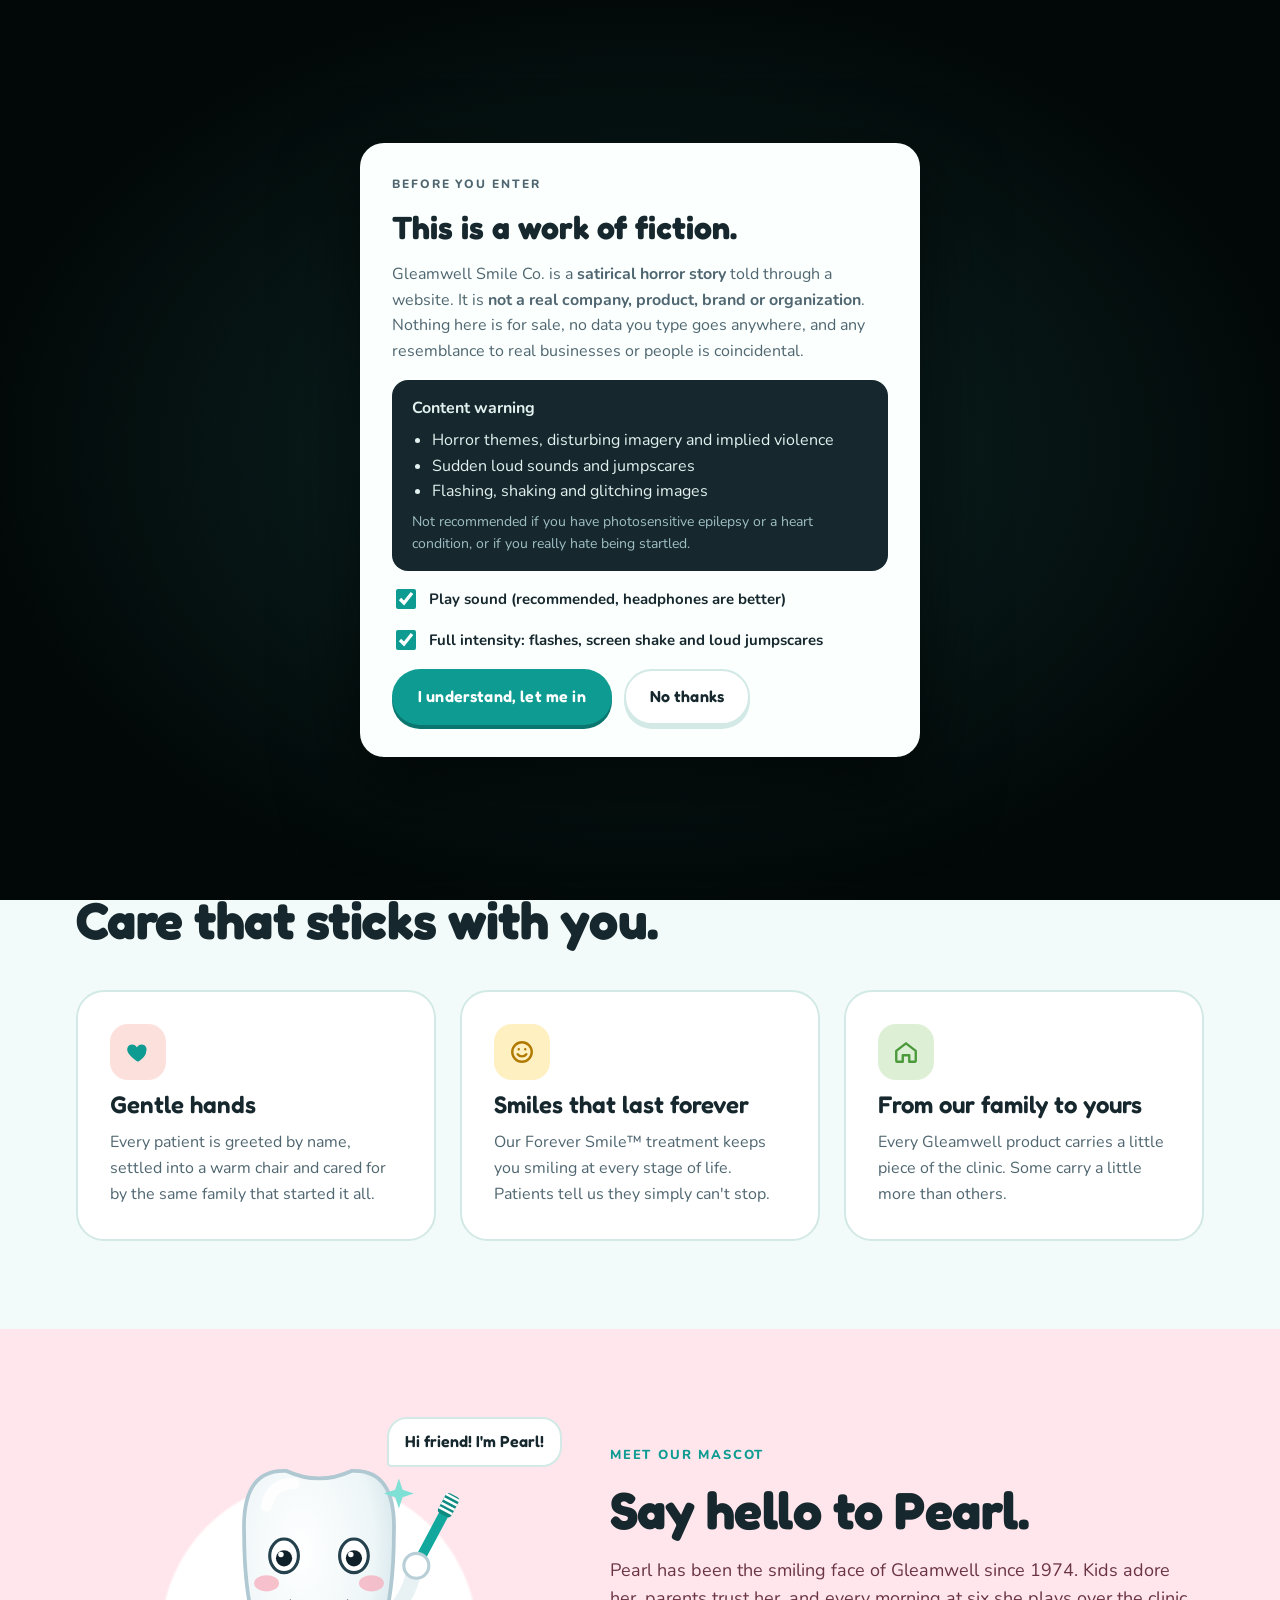
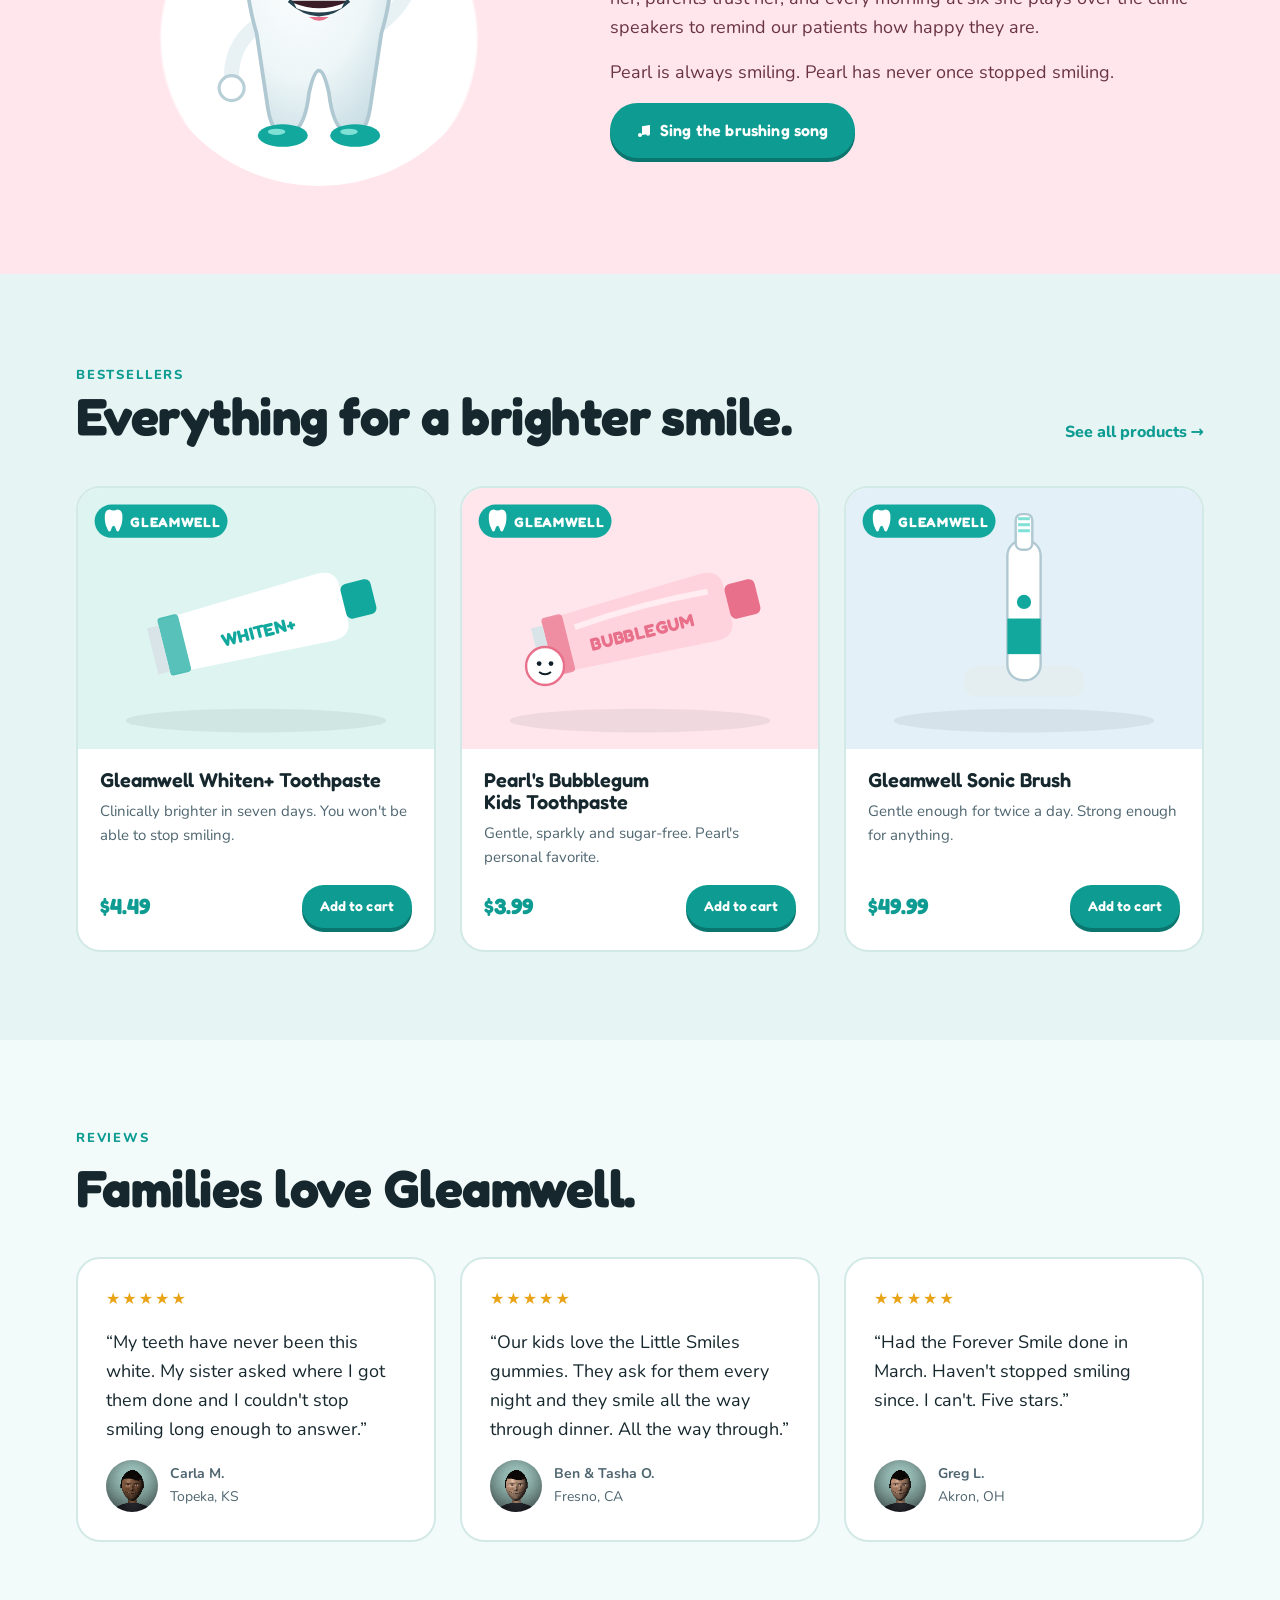
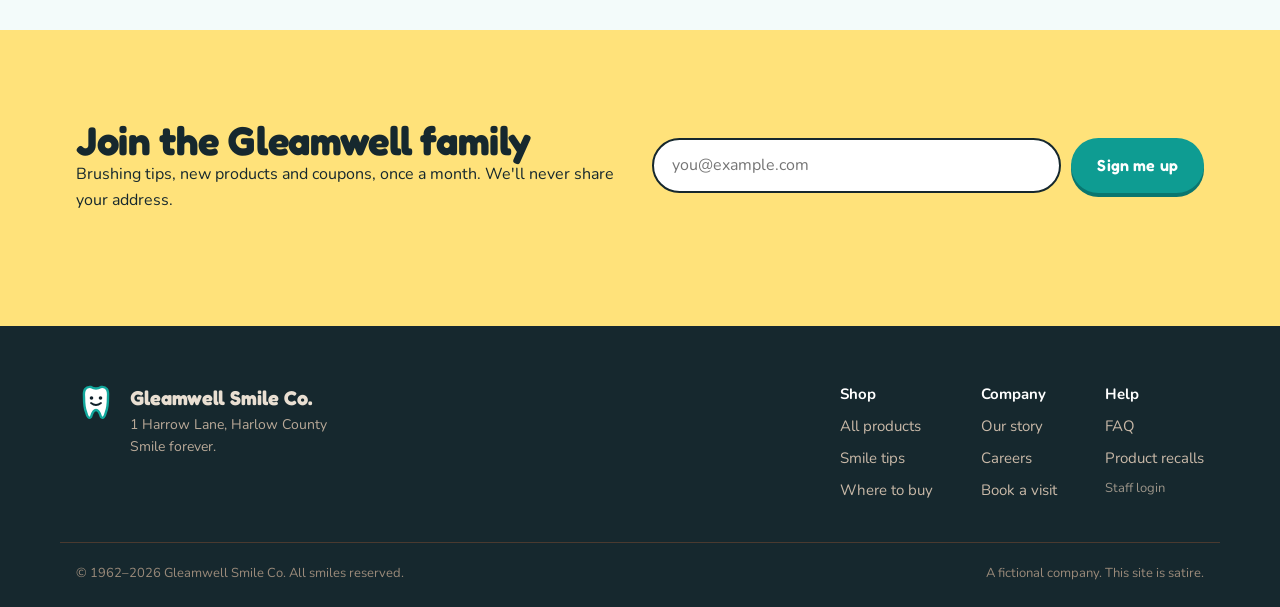
<file: index.html>
<!doctype html>
<html lang="en">
<head>
<meta charset="utf-8">
<meta name="viewport" content="width=device-width, initial-scale=1, viewport-fit=cover">
</head>
<body>
<title>Gleamwell Smile Co.</title>
<meta name="claude:viewport-fit-sides" content="cover">
<meta name="description" content="Gleamwell Smile Co.: smile brighter, smile forever. A satirical horror story told through a website.">
<link rel="preconnect" href="https://fonts.googleapis.com">
<link rel="preconnect" href="https://fonts.gstatic.com" crossorigin>
<link rel="stylesheet" href="https://fonts.googleapis.com/css2?family=Fredoka:wght@400;500;600;700&family=Nunito:wght@400;600;700;800&family=VT323&family=IBM+Plex+Mono:wght@400;500;600&family=Special+Elite&family=IM+Fell+English:ital@0;1&display=swap">
<style>
/* Layout: a wholesome family-farm storefront (rounded type, barn red, butter yellow) wrapping a hidden green-phosphor staff terminal, which wraps a pitch-black Barn 7. Deliberately single-look: every zone sets its own colours. */
:root{
  --cream:#F3FBFA; --paper:#FCFEFE; --ink:#16282E; --ink-2:#4F6670; --barn:#0E9C92; --barn-d:#0A766F; --butter:#FFE27A; --grass:#4C9A3C; --pink:#F7A8B8; --line:#D3E9E6; --sky:#DDF4F2;
  --p-bg:#060a07; --p-panel:#0c140f; --p-line:#1d3325; --p-fg:#a9d4b4; --p-dim:#5f8169; --p-red:#e0483b; --p-amber:#e2b155;
  --f-display:"Fredoka","Nunito",system-ui,sans-serif; --f-body:"Nunito",system-ui,-apple-system,"Segoe UI",sans-serif;
  --f-term:"VT323","IBM Plex Mono",ui-monospace,monospace; --f-mono:"IBM Plex Mono",ui-monospace,Menlo,monospace;
  --f-type:"Special Elite","Courier New",monospace; --f-fell:"IM Fell English",Georgia,"Times New Roman",serif;
  color-scheme:light;
}
*{box-sizing:border-box}
[hidden]{display:none!important}
html{scroll-behavior:smooth}
body{margin:0;font-family:var(--f-body);font-size:16px;line-height:1.6;color:var(--ink);background:var(--cream);-webkit-font-smoothing:antialiased;overflow-x:hidden}
body[data-zone="portal"]{background:var(--p-bg);color:var(--p-fg);color-scheme:dark}
body[data-zone="barn"]{background:#000;color:#d8cfc4;color-scheme:dark}
body.gated{overflow:hidden}
body::before{content:"";position:fixed;inset:0 0 auto;height:env(safe-area-inset-top,0px);z-index:40;background:inherit}
h1,h2,h3,h4{line-height:1.12;margin:0;text-wrap:balance}
p{margin:0}
a{color:inherit}
button{font:inherit;color:inherit;cursor:pointer}
img,canvas,svg{max-width:100%}
:focus-visible{outline:3px solid var(--butter);outline-offset:3px;border-radius:6px}
.sr{position:absolute;width:1px;height:1px;overflow:hidden;clip:rect(0 0 0 0);white-space:nowrap}
.tnum{font-variant-numeric:tabular-nums}
.wrap{max-width:1160px;margin:0 auto;padding-left:max(16px,env(safe-area-inset-left,0px));padding-right:max(16px,env(safe-area-inset-right,0px))}

/* ---------- buttons ---------- */
.btn{display:inline-flex;align-items:center;justify-content:center;gap:8px;border-radius:999px;padding:13px 24px;font-family:var(--f-display);font-weight:600;font-size:16px;letter-spacing:.01em;text-decoration:none;border:2px solid transparent;transition:transform .15s,box-shadow .15s}
.btn:hover{transform:translateY(-2px)}
.btn-red{background:var(--barn);color:#fff;box-shadow:0 4px 0 var(--barn-d)}
.btn-red:hover{box-shadow:0 6px 0 var(--barn-d)}
.btn-white{background:#fff;color:var(--ink);border-color:var(--line);box-shadow:0 4px 0 var(--line)}
.btn-ghost-d{background:transparent;color:#cbbfb2;border-color:#3a2a24}
.btn-sm{padding:8px 16px;font-size:14px}
.btn:disabled{opacity:.6;cursor:default;transform:none}

/* ---------- public chrome ---------- */
.pub-nav{position:sticky;top:env(safe-area-inset-top,0px);z-index:30;background:color-mix(in srgb,var(--cream) 92%,transparent);backdrop-filter:blur(10px);-webkit-backdrop-filter:blur(10px);border-bottom:2px solid var(--line)}
.nav-in{display:flex;align-items:center;gap:20px;height:70px}
.logo{display:flex;align-items:center;gap:10px;text-decoration:none;flex:none}
.logo-pig{width:40px;height:40px;display:block}
.logo-pig svg{width:100%;height:100%}
.logo-word{font-family:var(--f-display);font-weight:700;font-size:22px;line-height:1;color:var(--barn)}
.logo-word small{display:block;font-family:var(--f-body);font-weight:700;font-size:10px;letter-spacing:.16em;text-transform:uppercase;color:var(--ink-2);margin-top:3px}
.nav-links{display:flex;gap:4px;margin-left:auto;overflow-x:auto;scrollbar-width:none;min-width:0}
.nav-links::-webkit-scrollbar{display:none}
.nav-links a{text-decoration:none;font-weight:700;font-size:15px;padding:8px 12px;border-radius:999px;white-space:nowrap;color:var(--ink-2)}
.nav-links a:hover{background:#fff;color:var(--ink)}
.nav-links a[aria-current="page"]{background:var(--butter);color:var(--ink)}
.cart{display:flex;align-items:center;gap:6px;text-decoration:none;font-weight:800;background:#fff;border:2px solid var(--line);border-radius:999px;padding:7px 12px;flex:none}
@media (max-width:820px){.nav-in{flex-wrap:wrap;height:auto;padding-block:10px;gap:8px 12px}.nav-links{order:3;width:100%;margin-left:0}.cart{margin-left:auto}}

.kicker{display:inline-block;font-weight:800;font-size:13px;letter-spacing:.14em;text-transform:uppercase;color:var(--barn)}
.sec{padding-block:88px}
.sec-tint{background:#E6F5F3}
.sec-head{display:flex;flex-direction:column;gap:10px;margin-bottom:40px}
.sec-head.row{flex-direction:row;justify-content:space-between;align-items:flex-end;flex-wrap:wrap;gap:16px}
.sec h2,.page-head h1{font-family:var(--f-display);font-weight:700;font-size:clamp(32px,4.6vw,52px);letter-spacing:-.01em}
.lead{font-size:19px;color:var(--ink-2);max-width:60ch}
.link-arrow{font-weight:800;color:var(--barn);text-decoration:none}
.page-head{padding-block:72px 24px;background:linear-gradient(var(--sky),var(--cream))}
.page-head .wrap{display:flex;flex-direction:column;gap:14px}

/* hero */
.hero{position:relative;min-height:600px;overflow:hidden;background:#cdf1f5}
.hero-art{position:absolute;inset:0}
.hero-svg{width:100%;height:100%;display:block}
.hero-copy{position:relative;z-index:1;padding-block:72px;display:flex;flex-direction:column;gap:18px;align-items:flex-start}
.hero-copy > *{max-width:520px}
.hero h1{font-family:var(--f-display);font-weight:700;font-size:clamp(46px,7vw,84px);line-height:.98;color:var(--ink);letter-spacing:-.015em}
.hero p{font-size:19px;color:#23383f}
.ctas{display:flex;flex-wrap:wrap;gap:12px}
.sun .rays{animation:spin 40s linear infinite;transform-box:fill-box;transform-origin:center}
.cloud{animation:drift 60s linear infinite alternate}
.c2{animation-duration:80s}
@keyframes drift{to{transform:translateX(120px)}}
@keyframes spin{to{transform:rotate(360deg)}}
.moon,.stars-n{display:none}
.night .sky-a{stop-color:#0b1430}.night .sky-b{stop-color:#2a3558}
.night .sun{display:none}.night .moon,.night .stars-n{display:inline}
.night .hero-copy h1,.night .hero-copy p{color:#f4eee2}
.night .hero-svg{filter:brightness(.55) saturate(.7)}
.night #loftface{opacity:1}
.far7{cursor:pointer}
.m-wave{animation:wave 1.6s ease-in-out infinite}
@keyframes wave{50%{transform:rotate(-16deg)}}
@media (max-width:760px){.hero.night{background:#0b1430}.hero{min-height:0;background:linear-gradient(#cdf1f5,#e8f9fa)}.hero-art{position:relative;height:340px;order:2}.hero{display:flex;flex-direction:column}.hero-copy{padding-block:40px 8px}}
.band{background:var(--barn);color:#fff;font-weight:800;font-family:var(--f-display);letter-spacing:.02em}
.band-in{display:flex;flex-wrap:wrap;justify-content:center;gap:10px 40px;padding-block:16px;font-size:16px}
.band .hid{color:var(--barn);font-size:13px}
.band .hid::selection{color:#fff;background:#000}
.band span::selection{background:#000;color:#fff}

.values{display:grid;grid-template-columns:repeat(auto-fit,minmax(min(100%,270px),1fr));gap:24px}
.value{background:#fff;border:2px solid var(--line);border-radius:28px;padding:32px;display:flex;flex-direction:column;gap:12px}
.value h3{font-family:var(--f-display);font-size:24px;font-weight:600}
.value p{color:var(--ink-2)}
.v-ico{width:56px;height:56px;border-radius:18px;display:grid;place-items:center}
.v-red{background:#FCE0DC;color:var(--barn)}.v-yellow{background:#FFF0C2;color:#B07A00}.v-green{background:#DDF0D6;color:var(--grass)}

.merry-sec{background:#FFE6EC}
.merry-in{display:grid;grid-template-columns:.9fr 1.1fr;gap:48px;align-items:center}
.merry-stage{position:relative;display:grid;place-items:center}
.merry-btn{border:0;background:radial-gradient(circle at 50% 60%,#fff 0 55%,transparent 56%);padding:24px;border-radius:50%;width:min(360px,80vw);max-width:100%;aspect-ratio:1}
.merry-btn svg{width:100%;height:100%}
.speech{position:absolute;top:0;right:0;background:#fff;border:2px solid var(--line);border-radius:20px 20px 20px 4px;padding:10px 16px;font-family:var(--f-display);font-weight:600;max-width:200px}
.merry-copy{display:flex;flex-direction:column;gap:16px;align-items:flex-start}
.merry-copy p{font-size:18px;color:#6a3444}
@media (max-width:760px){.merry-in{grid-template-columns:1fr}}

.prod-grid{display:grid;grid-template-columns:repeat(auto-fill,minmax(min(100%,300px),1fr));gap:24px}
.prod{background:#fff;border:2px solid var(--line);border-radius:24px;overflow:hidden;display:flex;flex-direction:column}
.prod-img{border:0;padding:0;background:none;display:block;width:100%}
.prod-img svg{display:block;width:100%;height:auto}
.prod-body{padding:20px 22px 22px;display:flex;flex-direction:column;gap:8px;flex:1}
.prod h3{font-family:var(--f-display);font-weight:600;font-size:20px}
.prod p{color:var(--ink-2);font-size:15px}
.prod-foot{display:flex;justify-content:space-between;align-items:center;margin-top:auto;padding-top:8px}
.price{font-family:var(--f-display);font-weight:700;font-size:22px;color:var(--barn)}
.chips{display:flex;flex-wrap:wrap;gap:8px;margin-bottom:28px}
.chip{border:2px solid var(--line);background:#fff;border-radius:999px;padding:8px 16px;font-weight:800}
.chip[aria-pressed="true"]{background:var(--ink);color:#fff;border-color:var(--ink)}

.reviews{display:grid;grid-template-columns:repeat(auto-fit,minmax(min(100%,300px),1fr));gap:24px}
.review{margin:0;background:#fff;border:2px solid var(--line);border-radius:24px;padding:28px;display:flex;flex-direction:column;gap:16px}
.review blockquote{margin:0;font-size:18px}
.review figcaption{display:flex;align-items:center;gap:12px;margin-top:auto}
.review figcaption b{display:block}
.review figcaption span{color:var(--ink-2);font-size:14px}
.rev-face{width:52px;height:52px;border-radius:50%;flex:none}
.stars{color:#E8A317;letter-spacing:2px}
.news{background:var(--butter)}
.news-in{display:grid;grid-template-columns:1fr 1fr;gap:24px;align-items:center}
.news h2{font-size:clamp(28px,3.6vw,40px)}
.news-form{display:flex;gap:10px;flex-wrap:wrap}
.news-form input{flex:1;min-width:0;border:2px solid var(--ink);border-radius:999px;padding:12px 18px;font:inherit;background:#fff}
.news-msg{grid-column:1/-1;font-weight:700}
@media (max-width:760px){.news-in{grid-template-columns:1fr}}

.pub-foot{background:var(--ink);color:#e9dfd2;padding-block:56px 24px}
.foot-in{display:flex;flex-wrap:wrap;justify-content:space-between;gap:32px}
.foot-brand{display:flex;gap:14px;align-items:flex-start}
.foot-brand b{font-family:var(--f-display);font-size:20px}
.foot-brand p{color:#b9a998;font-size:14px}
.foot-cols{display:flex;flex-wrap:wrap;gap:48px}
.foot-cols div{display:flex;flex-direction:column;gap:8px;font-size:15px}
.foot-cols b{color:#fff}
.foot-cols a{text-decoration:none;color:#c9b9a8}
.foot-cols a:hover{color:#fff}
.staff-link{font-size:13px;opacity:.75}
.foot-legal{display:flex;flex-wrap:wrap;justify-content:space-between;gap:8px;margin-top:40px;padding-top:20px;border-top:1px solid #4a3a30;font-size:13px;color:#9a8a7a}

/* story */
.founder{display:grid;grid-template-columns:auto 1fr;gap:56px;align-items:center}
@media (max-width:760px){.founder{grid-template-columns:1fr}}
.photo-frame{position:relative;margin:0;background:#f4ead6;padding:14px 14px 46px;box-shadow:0 12px 30px rgba(20,40,50,.2);transform:rotate(-2deg);width:268px;max-width:100%;cursor:default;user-select:none;-webkit-user-select:none;touch-action:none}
.photo-frame canvas{display:block;width:240px;max-width:100%;height:auto}
.photo-frame #founder-b{position:absolute;left:14px;top:14px;opacity:0;transition:opacity .12s}
.photo-frame.reveal #founder-b{opacity:1}
.photo-frame.reveal{animation:jolt .3s steps(3)}
@keyframes jolt{33%{transform:rotate(-2deg) translate(4px,-2px)}66%{transform:rotate(-1deg) translate(-3px,2px)}}
.photo-frame figcaption{position:absolute;bottom:12px;left:0;right:0;text-align:center;font-family:var(--f-fell);font-style:italic;color:#5a4a36}
.founder-copy{display:flex;flex-direction:column;gap:16px}
.founder-copy p{font-size:18px;color:var(--ink-2);max-width:62ch}
.pull{margin:8px 0 0;font-family:var(--f-display);font-size:24px;line-height:1.35;border-left:6px solid var(--butter);padding-left:20px}
.pull cite{display:block;font-family:var(--f-body);font-size:14px;font-style:normal;color:var(--ink-2);margin-top:8px}
.timeline{list-style:none;margin:0;padding:0;display:flex;flex-direction:column;gap:28px;max-width:820px}
.timeline li{display:grid;grid-template-columns:96px 1fr;gap:20px}
.tl-year{font-family:var(--f-display);font-weight:700;font-size:28px;color:var(--barn);line-height:1.1}
.tl-body{display:flex;flex-direction:column;gap:8px;border-left:3px dashed #9fd6cf;padding-left:20px;padding-bottom:8px}
.tl-body h3{font-family:var(--f-display);font-weight:600;font-size:22px}
.tl-body p{color:var(--ink-2)}
.tl-photo{margin:8px 0 0;background:#f4ead6;padding:10px 10px 34px;width:min(500px,100%);position:relative;box-shadow:0 8px 20px rgba(60,40,20,.18);transform:rotate(1deg)}
.tl-photo canvas{display:block;width:100%;height:auto}
.tl-photo figcaption{position:absolute;bottom:8px;left:12px;font-family:var(--f-fell);font-style:italic;color:#5a4a36;font-size:14px}

/* products modal */
.pd{display:grid;grid-template-columns:1fr 1fr;gap:28px}
@media (max-width:700px){.pd{grid-template-columns:1fr}}
.pd-img svg{width:100%;border-radius:18px;display:block}
.pd-copy{display:flex;flex-direction:column;gap:10px;min-width:0}
.pd-copy h2{font-family:var(--f-display);font-size:28px}
.nf{border:2px solid #000;padding:8px 10px;font-family:Arial,Helvetica,sans-serif;color:#000;background:#fff;max-width:340px}
.nf-h{font-weight:900;font-size:28px;line-height:1;border-bottom:1px solid #000;padding-bottom:4px}
.nf-s{font-size:12px;border-bottom:8px solid #000;padding:4px 0}
.nf-cal{display:flex;justify-content:space-between;align-items:baseline;font-weight:900;font-size:22px;border-bottom:4px solid #000}
.nf table{width:100%;border-collapse:collapse;font-size:13px}
.nf th{text-align:left;font-weight:700;border-bottom:1px solid #000;padding:3px 0}
.nf td{text-align:right;border-bottom:1px solid #000}
.nf-ing{font-size:12px;margin-top:6px}
.nf-fine{font-size:8.5px;line-height:1.35;margin-top:6px;color:#333}

/* recipes + video */
.video{max-width:860px;margin:0 auto 64px;display:flex;flex-direction:column;gap:0}
.video-screen{position:relative;background:#000;border-radius:20px 20px 0 0;overflow:hidden;aspect-ratio:16/9;max-width:100%}
.video-screen canvas{width:100%;height:100%;display:block}
.v-big{position:absolute;inset:0;margin:auto;width:88px;height:88px;border-radius:50%;border:0;background:var(--barn);color:#fff;display:grid;place-items:center;box-shadow:0 8px 30px rgba(0,0,0,.35)}
.v-bar{display:flex;align-items:center;gap:12px;background:var(--ink);color:#fff;padding:10px 16px;border-radius:0 0 20px 20px}
.v-btn{border:0;background:none;color:#fff;font-size:18px;width:32px}
.v-bar input{flex:1;accent-color:var(--barn);min-width:0}
.v-time{font-variant-numeric:tabular-nums;font-size:14px;min-width:84px;text-align:right}
.v-cap{color:var(--ink-2);margin-top:12px;font-size:15px}
.recipes{display:grid;grid-template-columns:repeat(auto-fit,minmax(min(100%,300px),1fr));gap:24px}
.recipe{background:#fff;border:2px solid var(--line);border-radius:24px;padding:28px;display:flex;flex-direction:column;gap:10px}
.r-head{display:flex;justify-content:space-between;gap:12px;align-items:flex-start}
.recipe h3{font-family:var(--f-display);font-size:22px;font-weight:600}
.recipe h4{font-size:13px;letter-spacing:.12em;text-transform:uppercase;color:var(--barn);margin-top:6px}
.recipe ul,.recipe ol{margin:0;padding-left:20px;color:var(--ink-2);display:flex;flex-direction:column;gap:4px}
.pill-time{background:var(--butter);border-radius:999px;padding:2px 10px;font-weight:800;font-size:13px;white-space:nowrap}

/* careers */
.perks{display:grid;grid-template-columns:repeat(auto-fit,minmax(min(100%,220px),1fr));gap:16px;margin-bottom:56px}
.perk{background:#fff;border:2px solid var(--line);border-radius:20px;padding:20px;display:flex;flex-direction:column;gap:4px}
.perk b{font-family:var(--f-display);font-size:19px}
.perk span{color:var(--ink-2);font-size:15px}
.h-open{font-family:var(--f-display);font-size:30px;margin-bottom:16px}
.jobs{display:flex;flex-direction:column;gap:12px;margin-bottom:64px}
.job{background:#fff;border:2px solid var(--line);border-radius:20px}
.job summary{list-style:none;display:flex;justify-content:space-between;align-items:center;gap:16px;padding:18px 22px;cursor:pointer}
.job summary::-webkit-details-marker{display:none}
.job summary b{display:block;font-family:var(--f-display);font-size:20px;font-weight:600}
.job summary small{color:var(--ink-2);font-size:14px}
.job-x{font-size:28px;font-weight:300;line-height:1}
.job[open] .job-x{transform:rotate(45deg)}
.job-body{padding:0 22px 22px;display:flex;flex-direction:column;gap:10px;align-items:flex-start}
.job-body h4{font-size:13px;letter-spacing:.12em;text-transform:uppercase;color:var(--barn)}
.job-body ul{margin:0;padding-left:20px;color:var(--ink-2)}
.filled{font-weight:800;color:var(--barn);overflow-wrap:anywhere}
.apply{background:#fff;border:2px solid var(--line);border-radius:28px;padding:32px;display:flex;flex-direction:column;gap:16px;max-width:680px}
.apply h2{font-family:var(--f-display);font-size:30px}
.f-row{display:flex;flex-direction:column;gap:6px}
.f-row label{font-weight:800;font-size:14px}
.f-row input,.f-row select,.f-row textarea{font:inherit;border:2px solid var(--line);border-radius:14px;padding:12px 14px;background:var(--paper);color:var(--ink)}
.f-row input:focus,.f-row textarea:focus,.f-row select:focus{border-color:var(--barn);outline:none}
.apply .btn{align-self:flex-start}
.apply-result{border-radius:16px;padding:18px;background:#E6F5F3;font-weight:700}
.apply-result.done{background:#16282E;color:#e3f1ef;font-weight:500;display:flex;flex-direction:column;gap:8px}
.apply-result.done b{font-family:var(--f-display);font-size:20px;font-weight:600}
.sig{font-family:var(--f-type);color:#c9a98a}
.contact{display:grid;grid-template-columns:1fr 1fr;gap:40px;align-items:start}
@media (max-width:820px){.contact{grid-template-columns:1fr}}
.contact-info{display:flex;flex-direction:column;gap:20px}
.ci{display:flex;flex-direction:column;gap:2px}
.ci b{font-family:var(--f-display);font-size:20px}
.ci span{color:var(--ink-2)}
.faq-mini{border-top:2px solid var(--line);padding-top:12px}
.faq-mini summary{font-weight:800;cursor:pointer}
.faq-mini p{color:var(--ink-2);margin-top:6px}
.p404{min-height:70vh}
.p404 canvas{width:200px;border-radius:12px}

/* toast + modal */
.toast{position:fixed;left:50%;bottom:calc(24px + env(safe-area-inset-bottom,0px));transform:translateX(-50%);z-index:60;background:var(--ink);color:#fff;font-weight:700;padding:12px 20px;border-radius:999px;box-shadow:0 10px 30px rgba(0,0,0,.25);max-width:calc(100vw - 32px);text-align:center}
body[data-zone="portal"] .toast{background:#0f1a13;color:var(--p-fg);border:1px solid var(--p-line);font-family:var(--f-mono);border-radius:4px}
.modal{position:fixed;inset:0;z-index:70;background:rgba(10,6,4,.6);display:grid;place-items:center;padding:24px max(16px,env(safe-area-inset-right,0px)) 24px max(16px,env(safe-area-inset-left,0px));overflow-y:auto}
.modal-card{position:relative;background:#fff;color:var(--ink);border-radius:28px;padding:32px;width:min(860px,100%);max-height:calc(100vh - 48px);overflow:auto}
.modal.m-dark .modal-card{background:#0b120d;color:var(--p-fg);border:1px solid var(--p-line);border-radius:6px;font-family:var(--f-mono)}
.modal.m-wide .modal-card{width:min(1000px,100%);padding:20px}
.modal-x{position:absolute;top:10px;right:12px;width:40px;height:40px;border:0;background:transparent;font-size:30px;line-height:1;border-radius:50%}
.m-dark .modal-x{color:var(--p-fg)}

/* ---------- login (staff) ---------- */
.login-wrap{min-height:100vh;display:grid;place-items:center;padding:24px max(16px,env(safe-area-inset-right,0px)) 24px max(16px,env(safe-area-inset-left,0px));background:radial-gradient(ellipse at center,#0e1a12,#030504 70%)}
.login-card{width:min(380px,100%);background:var(--p-panel);border:1px solid var(--p-line);border-radius:6px;padding:28px;display:flex;flex-direction:column;gap:18px;font-family:var(--f-mono);box-shadow:0 0 60px rgba(80,200,120,.07)}
.login-head{display:flex;gap:12px;align-items:center}
.login-head b{display:block;font-family:var(--f-term);font-size:26px;font-weight:400;letter-spacing:.04em;color:#cdeed5}
.login-head small{display:block;font-size:11px;color:var(--p-dim)}
.gh-badge{flex:none;width:42px;height:42px;border:2px solid var(--p-fg);border-radius:50%;display:grid;place-items:center;font-family:var(--f-term);font-size:22px;color:var(--p-fg)}
.login-label{font-size:13px;color:var(--p-dim);text-transform:uppercase;letter-spacing:.1em}
.code-boxes{display:grid;grid-template-columns:repeat(5,1fr);gap:8px}
.code-boxes span{height:56px;border:1px solid var(--p-line);border-radius:4px;display:grid;place-items:center;font-family:var(--f-term);font-size:40px;color:#d9f5df;background:#08100b}
.code-boxes span.on{border-color:var(--p-fg);box-shadow:0 0 12px rgba(169,212,180,.25)}
.code-input{position:absolute;opacity:0;width:1px;height:1px;pointer-events:none}
.keypad{display:grid;grid-template-columns:repeat(3,1fr);gap:8px}
.keypad button{height:52px;border:1px solid var(--p-line);background:#0a130d;color:var(--p-fg);font-family:var(--f-term);font-size:28px;border-radius:4px}
.keypad button:hover{background:#12211a}
.keypad button:active{background:#1e3a28}
.login-msg{min-height:1.6em;font-size:14px;text-align:center}
.login-msg.bad{color:var(--p-red)}
.login-msg.ok{color:#9ff0b5}
.login-back{font-size:13px;color:var(--p-dim);text-align:center}
.shake{animation:shake .45s}
@keyframes shake{20%{transform:translateX(-10px)}40%{transform:translateX(9px)}60%{transform:translateX(-6px)}80%{transform:translateX(4px)}}

/* ---------- portal ---------- */
.crt{position:relative}
.crt::after{content:"";position:fixed;inset:0;pointer-events:none;z-index:20;background:repeating-linear-gradient(rgba(0,0,0,.18) 0 1px,transparent 1px 3px);mix-blend-mode:multiply}
.crt::before{content:"";position:fixed;inset:0;pointer-events:none;z-index:21;background:radial-gradient(ellipse at center,transparent 55%,rgba(0,0,0,.55));animation:flick 6s infinite}
@keyframes flick{0%,96%,100%{opacity:1}97%{opacity:.6}98%{opacity:1}99%{opacity:.75}}
.portal{display:grid;grid-template-columns:240px 1fr;min-height:100vh;font-family:var(--f-mono);font-size:14px}
.p-side{border-right:1px solid var(--p-line);background:#050906;padding:20px 16px;display:flex;flex-direction:column;gap:24px;position:sticky;top:0;height:100vh}
.p-brand{display:flex;gap:10px;align-items:center;font-family:var(--f-term);font-size:22px;line-height:1;color:#cdeed5}
.p-brand small{display:block;font-size:14px;color:var(--p-dim);margin-top:4px}
.p-nav{display:flex;flex-direction:column;gap:2px}
.p-nav a{text-decoration:none;padding:8px 10px;border-radius:3px;color:var(--p-fg);white-space:nowrap}
.p-nav a:hover{background:#0f1c14}
.p-nav a[aria-current="page"]{background:#173022;color:#e4ffe9}
.p-nav a[aria-current="page"]::before{content:"▸ "}
.p-nav .p-danger{color:var(--p-red)}
.p-user{margin-top:auto;display:flex;flex-direction:column;gap:4px;font-size:12px;color:var(--p-dim)}
.p-user b{color:var(--p-fg)}
.p-btn{border:1px solid var(--p-line);background:#0b1510;color:var(--p-fg);border-radius:3px;padding:8px 14px;font-family:var(--f-mono);font-size:13px;align-self:flex-start}
.p-btn:hover{background:#13261a}
.p-btn:disabled{opacity:.5}
.p-main{min-width:0;display:flex;flex-direction:column}
.p-top{display:flex;justify-content:space-between;gap:12px;flex-wrap:wrap;padding:10px max(16px,env(safe-area-inset-right,0px)) 10px 24px;border-bottom:1px solid var(--p-line);font-size:12px;color:var(--p-dim);letter-spacing:.08em}
.p-body{padding:32px max(16px,env(safe-area-inset-right,0px)) 64px 32px;display:flex;flex-direction:column;gap:20px;min-width:0}
.p-h1{font-family:var(--f-term);font-weight:400;font-size:clamp(38px,5vw,54px);color:#dcfbe3;letter-spacing:.02em;line-height:1}
.p-sub{color:var(--p-dim);max-width:70ch}
.p-sub b{color:var(--p-fg)}
.p-sub.small{font-size:12px}
@media (max-width:820px){.portal{grid-template-columns:1fr}.p-side{position:static;height:auto;flex-direction:row;flex-wrap:wrap;align-items:center;gap:12px;padding:12px max(16px,env(safe-area-inset-right,0px)) 12px max(16px,env(safe-area-inset-left,0px))}.p-nav{flex-direction:row;overflow-x:auto;width:100%;order:3}.p-user{margin:0 0 0 auto;flex-direction:row;align-items:center;gap:10px}.p-user span{display:none}.p-body{padding-left:max(16px,env(safe-area-inset-left,0px))}.p-top{padding-left:max(16px,env(safe-area-inset-left,0px))}}
.tiles{display:grid;grid-template-columns:repeat(auto-fit,minmax(min(100%,190px),1fr));gap:12px}
.tile{border:1px solid var(--p-line);background:var(--p-panel);padding:16px;border-radius:4px;display:flex;flex-direction:column;gap:2px}
.tile span{font-size:11px;letter-spacing:.12em;color:var(--p-dim)}
.tile b{font-family:var(--f-term);font-weight:400;font-size:46px;line-height:1;color:#dcfbe3}
.tile small{color:var(--p-dim);font-size:12px}
.tile-red b{color:var(--p-red)}
.p-grid{display:grid;grid-template-columns:repeat(3,minmax(0,1fr));gap:12px}
.span2{grid-column:span 2}
@media (max-width:1000px){.p-grid{grid-template-columns:1fr}.span2{grid-column:auto}}
.panel{border:1px solid var(--p-line);background:var(--p-panel);border-radius:4px;padding:18px;display:flex;flex-direction:column;gap:12px;min-width:0}
.panel h2{font-family:var(--f-term);font-weight:400;font-size:22px;letter-spacing:.06em;color:#cdeed5}
.notices{list-style:none;margin:0;padding:0;display:flex;flex-direction:column;gap:10px}
.notices li{border-left:2px solid var(--p-line);padding-left:12px}
.notices b{color:var(--p-amber);margin-right:8px;font-weight:500}
.eom canvas{width:160px;border:1px solid var(--p-line)}
.eom b{font-size:16px;color:#dcfbe3}
.chart-wrap{overflow-x:auto}
.chart{width:100%;min-width:420px;height:auto}
.chart .gridl{stroke:var(--p-line);stroke-width:1}
.chart .axis{fill:var(--p-dim);font-size:11px;font-family:var(--f-mono)}
.chart .axis.red{fill:var(--p-red)}
.chart .spark{fill:none;stroke:#8fe3a6;stroke-width:2}
.chart .dot{fill:#8fe3a6}.chart .dot-red{fill:var(--p-red)}
.mm-text{font-family:var(--f-term);font-size:30px;min-height:1.3em;color:#dcfbe3}
.mm-text.loud{color:var(--p-red);font-size:40px;animation:shake .4s}
.mm-text.faint{opacity:.35;font-size:20px}
.p-input{font:inherit;font-family:var(--f-mono);background:#08100b;border:1px solid var(--p-line);color:var(--p-fg);padding:10px 12px;border-radius:3px;min-width:0;flex:1}
.reg-tools{display:flex;flex-wrap:wrap;gap:10px;align-items:center}
.reg-filters{display:flex;flex-wrap:wrap;gap:6px}
.p-chip{border:1px solid var(--p-line);background:transparent;color:var(--p-dim);font-family:var(--f-mono);font-size:12px;padding:6px 10px;border-radius:3px}
.p-chip[aria-pressed="true"]{background:#173022;color:#e4ffe9}
.reg-none b{color:var(--p-red)}
.reg-none{color:var(--p-fg)}
.reg-grid{display:grid;grid-template-columns:repeat(auto-fill,minmax(150px,1fr));gap:12px}
.reg{border:1px solid var(--p-line);background:var(--p-panel);border-radius:4px;padding:8px;display:flex;flex-direction:column;gap:8px;text-align:left;font-family:var(--f-mono);color:var(--p-fg)}
.reg:hover{border-color:var(--p-fg)}
.reg-photo{display:block;aspect-ratio:4/5;background:#0a0f0c;max-width:100%}
.reg-photo canvas{width:100%;height:100%;display:block}
.reg-meta{display:flex;flex-direction:column;gap:4px;min-width:0}
.reg-meta b{font-size:13px;color:#dcfbe3;font-weight:500;overflow-wrap:anywhere}
.reg-meta small{font-size:11px;color:var(--p-dim)}
.reg-you{border-color:var(--p-red);box-shadow:0 0 0 1px var(--p-red) inset}
.st{display:inline-block;align-self:flex-start;font-size:10px;letter-spacing:.12em;padding:2px 6px;border-radius:2px;border:1px solid currentColor}
.st-ok{color:#8fe3a6}.st-amb{color:var(--p-amber)}.st-dim{color:#6f7a72}.st-red{color:var(--p-red)}.st-blk{color:#fff;background:#4a0808;border-color:#7a1010}.st-you{color:#fff;background:var(--p-red);border-color:var(--p-red)}
.dossier{display:grid;grid-template-columns:auto 1fr;gap:24px;align-items:start}
@media (max-width:600px){.dossier{grid-template-columns:1fr}}
.dos-photo canvas{width:220px;max-width:100%;border:1px solid var(--p-line);display:block}
.dos-copy{display:flex;flex-direction:column;gap:10px;min-width:0}
.dos-copy h2{font-family:var(--f-term);font-weight:400;font-size:36px;color:#dcfbe3}
.dos-copy dl{display:grid;grid-template-columns:auto 1fr;gap:4px 16px;margin:0;font-size:13px}
.dos-copy dt{color:var(--p-dim)}
.dos-copy dd{margin:0}
.dos-note{font-family:var(--f-type);font-size:16px;color:#e6dcc0;background:#16130c;padding:14px;border-left:3px solid var(--p-amber)}
.cams{display:grid;grid-template-columns:repeat(auto-fit,minmax(min(100%,320px),1fr));gap:12px}
.cam{padding:0;border:1px solid var(--p-line);background:#000;border-radius:3px;aspect-ratio:16/9;max-width:100%;overflow:hidden}
.cam:hover{border-color:var(--p-fg)}
.cam canvas,.cam-big canvas{width:100%;height:100%;display:block}
.cam-big{display:flex;flex-direction:column;gap:10px}
.cam-big canvas{aspect-ratio:16/9;height:auto;background:#000}
.memos{display:grid;grid-template-columns:260px 1fr;gap:16px;align-items:start}
@media (max-width:860px){.memos{grid-template-columns:1fr}}
.memo-list{display:flex;flex-direction:column;gap:6px}
.memo-btn{text-align:left;border:1px solid var(--p-line);background:var(--p-panel);color:var(--p-fg);padding:10px 12px;border-radius:3px;font-family:var(--f-mono);display:flex;flex-direction:column}
.memo-btn small{color:var(--p-dim);font-size:11px}
.memo-btn b{font-weight:500;font-size:13px}
.memo-btn[aria-pressed="true"]{background:#173022}
.memo-bad b{color:var(--p-red)}
.paper{position:relative;background:#efe6cf;color:#2b241a;font-family:var(--f-type);font-size:17px;line-height:1.7;padding:40px 36px;border-radius:2px;box-shadow:0 10px 30px rgba(0,0,0,.5);background-image:radial-gradient(circle at 80% 15%,rgba(140,100,40,.18) 0 40px,transparent 42px),radial-gradient(circle at 80% 15%,transparent 46px,rgba(140,100,40,.12) 47px 50px,transparent 51px);display:flex;flex-direction:column;gap:14px;min-width:0}
.paper .stamp{position:absolute;top:22px;right:22px;transform:rotate(8deg);border:3px solid #a3201a;color:#a3201a;font-family:var(--f-mono);font-weight:600;font-size:13px;letter-spacing:.2em;padding:4px 10px;opacity:.75}
.memo-h{display:grid;grid-template-columns:auto 1fr;gap:2px 16px;margin:0 0 10px;font-size:14px;border-bottom:1px dashed #8a7a5a;padding-bottom:12px}
.memo-h dt{color:#6a5a40}.memo-h dd{margin:0}
.redact{background:#111;color:#111;padding:0 3px;transition:color .2s,background .2s;border-radius:1px}
.redact:hover,.redact:focus,.redact::selection{background:#6a0a0a;color:#ffe9e0}
.paper-bad{animation:wob 4s infinite}
.paper-bad p:last-child{color:#7a0a0a;letter-spacing:.02em}
@keyframes wob{0%,100%{transform:none}50%{transform:rotate(.3deg) translateX(1px)}}
.tape{max-width:720px}
.cassette{display:flex;align-items:center;justify-content:space-between;gap:16px;background:#181818;border:1px solid #333;border-radius:10px;padding:18px 28px}
.reel{width:56px;height:56px;border-radius:50%;border:6px dashed #555;background:#0a0a0a}
.cassette.spin .reel{animation:spin 1.6s linear infinite}
.tape-label{flex:1;text-align:center;background:#e6dcc0;color:#2b241a;font-family:var(--f-type);padding:6px;border-radius:3px}
#wave{width:100%;height:80px;display:block;border:1px solid var(--p-line)}
.tape-ctl{display:flex;gap:16px;align-items:center}
.transcript{max-height:260px;overflow-y:auto;display:flex;flex-direction:column;gap:8px;font-size:15px;color:#dcfbe3}
.transcript .cue{color:var(--p-amber);font-size:12px;letter-spacing:.1em}

/* ---------- barn 7 ---------- */
.barn{position:fixed;inset:0;background:#000;color:#d8cfc4;overflow:hidden}
.barn canvas{position:absolute;inset:0;width:100%;height:100%;display:block}
.barn-ui{position:absolute;inset:0;display:grid;place-items:center;padding:24px max(16px,env(safe-area-inset-right,0px)) calc(24px + env(safe-area-inset-bottom,0px)) max(16px,env(safe-area-inset-left,0px));pointer-events:none}
.barn-ui > *{pointer-events:auto}
.b-warn{max-width:560px;text-align:center;display:flex;flex-direction:column;gap:16px;align-items:center;background:rgba(0,0,0,.72);padding:36px;border:1px solid #3a0d0d}
.b-tag{font-family:var(--f-mono);font-size:12px;letter-spacing:.2em;color:#a33}
.b-title{font-family:var(--f-fell);font-weight:400;font-size:clamp(72px,16vw,150px);line-height:.9;color:#c21d1d;text-shadow:0 0 30px rgba(200,20,20,.45)}
.b-sub{font-family:var(--f-mono);font-size:13px;letter-spacing:.1em;color:#d8cfc4}
.b-body{font-family:var(--f-fell);font-size:20px;color:#a89a8e}
.b-hold{position:relative;width:150px;height:150px;border-radius:50%;border:0;background:#140404;color:#f0d0c8;font-family:var(--f-mono);font-size:13px;letter-spacing:.06em;touch-action:none;user-select:none;-webkit-user-select:none}
.b-hold svg{position:absolute;inset:0;width:100%;height:100%;transform:rotate(-90deg)}
.b-hold span{position:relative}
.ring-bg{fill:none;stroke:#3a0d0d;stroke-width:6}
.ring{fill:none;stroke:#e02020;stroke-width:6;stroke-linecap:round;transition:stroke-dashoffset .06s linear}
.b-back{font-family:var(--f-mono);font-size:13px;color:#776}
.b-story{max-width:640px;display:flex;flex-direction:column;gap:32px;align-items:center;text-align:center}
.b-lines{display:flex;flex-direction:column;gap:18px}
.b-lines p{font-family:var(--f-fell);font-size:clamp(24px,3.6vw,36px);line-height:1.3;opacity:0;transform:translateY(8px);transition:opacity 1.4s,transform 1.4s;text-shadow:0 2px 12px #000}
.b-lines p.in{opacity:1;transform:none}
.b-choices{display:flex;gap:16px;flex-wrap:wrap;justify-content:center}
.b-btn{border:1px solid #5a1a1a;background:rgba(20,4,4,.85);color:#e8d8c8;font-family:var(--f-fell);font-size:22px;padding:10px 32px}
.b-btn:hover{background:#2a0808}
.b-hint{position:absolute;bottom:calc(32px + env(safe-area-inset-bottom,0px));left:0;right:0;text-align:center;font-family:var(--f-mono);font-size:13px;letter-spacing:.12em;color:#9a8a7e;pointer-events:none}
.b-hint.whisper{font-family:var(--f-fell);font-size:28px;letter-spacing:0;color:#c9b8a8}
.stock-page{min-height:100vh;display:grid;grid-template-columns:auto minmax(0,460px);gap:48px;align-items:center;justify-content:center;padding:48px max(16px,env(safe-area-inset-right,0px)) 48px max(16px,env(safe-area-inset-left,0px));background:radial-gradient(ellipse at center,#1a0606,#000 70%)}
@media (max-width:820px){.stock-page{grid-template-columns:1fr}}
.idcard{width:min(420px,100%);background:#e8e0d0;color:#1a1410;border-radius:12px;padding:18px;font-family:var(--f-mono);box-shadow:0 20px 60px rgba(160,20,20,.35);transform:rotate(-2deg)}
.id-top{display:flex;gap:10px;align-items:center;border-bottom:2px solid #1a1410;padding-bottom:10px}
.id-top .gh-badge{border-color:#1a1410;color:#1a1410}
.id-top b{display:block;font-size:14px;letter-spacing:.06em}
.id-top small{font-size:10px;color:#5a4a3a}
.id-body{display:grid;grid-template-columns:auto 1fr;gap:14px;padding-block:14px}
.id-body canvas{width:120px;height:auto;border:2px solid #1a1410}
.id-body dl{margin:0;display:grid;grid-template-columns:auto 1fr;gap:3px 10px;font-size:12px}
.id-body dt{color:#6a5a4a}.id-body dd{margin:0;font-weight:600}
.id-body .st{color:#1d6b33;border-color:#1d6b33}
.barcode{display:flex;gap:2px;height:40px}
.barcode i{display:block;background:#1a1410;height:100%}
.stock-copy{display:flex;flex-direction:column;gap:18px}
.stock-copy h1{font-family:var(--f-fell);font-weight:400;font-size:clamp(44px,6vw,72px);color:#e8dccb}
.stock-copy p{font-family:var(--f-fell);font-size:21px;color:#a89a8e}
.stock-ctas{display:flex;flex-wrap:wrap;gap:12px}
.stock-fine{font-size:15px!important;color:#6a5a50!important}

/* ---------- gate, scares ---------- */
.gate{position:fixed;inset:0;z-index:100;background:radial-gradient(ellipse at center,#0d2a28,#020707 75%);display:grid;place-items:center;padding:24px max(16px,env(safe-area-inset-right,0px)) 24px max(16px,env(safe-area-inset-left,0px));overflow-y:auto}
.g-card{width:min(560px,100%);background:#fbfffe;color:var(--ink);border-radius:24px;padding:32px;display:flex;flex-direction:column;gap:16px;box-shadow:0 30px 80px rgba(0,0,0,.6)}
.g-tag{font-weight:800;letter-spacing:.16em;text-transform:uppercase;font-size:12px;color:var(--barn)}
.g-card h2{font-family:var(--f-display);font-size:32px;font-weight:700}
.g-card p{color:var(--ink-2)}
.g-warn{background:#16282E;color:#e3f1ef;border-radius:16px;padding:16px 20px;display:flex;flex-direction:column;gap:6px}
.g-warn ul{margin:0;padding-left:20px}
.g-warn p{color:#9fbfc4;font-size:14px}
.g-opt{display:flex;gap:10px;align-items:flex-start;font-weight:700;font-size:15px}
.g-opt input{width:20px;height:20px;accent-color:var(--barn);flex:none;margin-top:2px}
.g-btns{display:flex;flex-wrap:wrap;gap:12px}
.g-reset{align-self:flex-start;border:0;background:none;color:var(--ink-2);text-decoration:underline;font-size:13px;padding:0}
.scare{position:fixed;inset:0;z-index:200;background:#000}
.scare canvas{width:100%;height:100%;display:block}
.ghost{position:fixed;inset:0;z-index:150;pointer-events:none;display:grid;place-items:center;mix-blend-mode:screen}
.ghost canvas{height:100vh;width:auto;max-width:none}
.whisper{position:fixed;inset:0;z-index:150;display:grid;place-items:center;pointer-events:none;font-family:var(--f-fell);font-size:clamp(32px,7vw,90px);color:#8a0b0b;text-align:center;padding:16px;transform:scaleX(-1);text-shadow:0 0 20px rgba(0,0,0,.8);animation:shake .3s 3}
.quake #app{animation:quake .12s infinite}
.quake-s #app{animation:quake .12s 5}
@keyframes quake{0%{transform:translate(4px,-3px)}50%{transform:translate(-5px,3px)}100%{transform:translate(2px,4px)}}
.mute{position:fixed;right:max(16px,calc(env(safe-area-inset-right,0px) + 12px));bottom:calc(16px + env(safe-area-inset-bottom,0px));z-index:80;display:flex;gap:8px;align-items:center;border-radius:999px;border:2px solid var(--line);background:#fff;color:var(--ink);font-weight:800;font-size:13px;padding:7px 14px}
body[data-zone="portal"] .mute,body[data-zone="barn"] .mute{background:#0b120d;border-color:#1d3325;color:var(--p-fg);font-family:var(--f-mono);font-weight:400;border-radius:3px}
.mute[aria-pressed="false"]{opacity:.7}

@media (prefers-reduced-motion:reduce){
  *,*::before,*::after{animation-duration:.001s!important;animation-iteration-count:1!important;transition-duration:.001s!important}
  html{scroll-behavior:auto}
}
</style>
<div id="app"></div>

<div id="gate" class="gate" role="dialog" aria-modal="true" aria-labelledby="g-title">
  <div class="g-card" id="g-card">
    <p class="g-tag">Before you enter</p>
    <h2 id="g-title">This is a work of fiction.</h2>
    <p>Gleamwell Smile Co. is a <b>satirical horror story</b> told through a website. It is <b>not a real company, product, brand or organization</b>. Nothing here is for sale, no data you type goes anywhere, and any resemblance to real businesses or people is coincidental.</p>
    <div class="g-warn"><b>Content warning</b>
      <ul><li>Horror themes, disturbing imagery and implied violence</li><li>Sudden loud sounds and jumpscares</li><li>Flashing, shaking and glitching images</li></ul>
      <p>Not recommended if you have photosensitive epilepsy or a heart condition, or if you really hate being startled.</p></div>
    <label class="g-opt"><input type="checkbox" id="g-sound" checked> Play sound (recommended, headphones are better)</label>
    <label class="g-opt"><input type="checkbox" id="g-intense"> Full intensity: flashes, screen shake and loud jumpscares</label>
    <div class="g-btns"><button class="btn btn-red" id="g-enter" type="button">I understand, let me in</button><button class="btn btn-white" id="g-leave" type="button">No thanks</button></div>
    <button class="g-reset" id="g-reset" type="button" hidden>Reset my progress</button>
  </div>
</div>

<div id="scare" class="scare" hidden aria-hidden="true"><canvas id="scare-cv"></canvas></div>
<div id="ghost" class="ghost" hidden aria-hidden="true"><canvas id="ghost-cv"></canvas></div>
<div id="whisper" class="whisper" hidden aria-hidden="true"></div>
<div id="modal" class="modal" hidden role="dialog" aria-modal="true" aria-labelledby="modal-title"><div class="modal-card"><button class="modal-x" id="modal-x" type="button" aria-label="Close">×</button><div id="modal-body"></div></div></div>
<div id="toast" class="toast" role="status" hidden></div>
<button id="mute" class="mute" type="button" aria-pressed="true"><svg width="16" height="16" viewBox="0 0 24 24" fill="none" stroke="currentColor" stroke-width="2.2" stroke-linecap="round" stroke-linejoin="round" aria-hidden="true"><path d="M11 5 6 9H2v6h4l5 4V5z"/><path d="M15.5 8.5a5 5 0 0 1 0 7"/></svg><span>Sound on</span></button>
<script>
(() => {
'use strict';
document.body.classList.add("gated");
/* ============ utilities ============ */
const clamp = (v, a = 0, b = 1) => v < a ? a : v > b ? b : v;
const sstep = (a, b, x) => { const t = clamp((x - a) / (b - a)); return t * t * (3 - 2 * t); };
const lerp = (a, b, t) => a + (b - a) * t;
const $ = (s, r = document) => r.querySelector(s);
const $$ = (s, r = document) => [...r.querySelectorAll(s)];
const wait = ms => new Promise(r => setTimeout(r, ms));
function hash2(x, y, s) {
  let h = Math.imul(x | 0, 374761393) ^ Math.imul(y | 0, 668265263) ^ Math.imul(s | 0, 1103515245);
  h = Math.imul(h ^ (h >>> 13), 1274126177); h ^= h >>> 16;
  return (h >>> 0) / 4294967296;
}
function vnoise(x, y, s) {
  const xi = Math.floor(x), yi = Math.floor(y), xf = x - xi, yf = y - yi;
  const u = xf * xf * (3 - 2 * xf), v = yf * yf * (3 - 2 * yf);
  const a = hash2(xi, yi, s), b = hash2(xi + 1, yi, s), c = hash2(xi, yi + 1, s), d = hash2(xi + 1, yi + 1, s);
  return a + (b - a) * u + (c - a) * v + (a - b - c + d) * u * v;
}
function fbm(x, y, s, oct = 4) { let t = 0, a = .5, f = 1, n = 0; for (let i = 0; i < oct; i++) { t += a * vnoise(x * f, y * f, s + i * 17); n += a; f *= 2; a *= .5; } return t / n; }
function rng(a) { return function () { a |= 0; a = a + 0x6D2B79F5 | 0; let t = Math.imul(a ^ a >>> 15, 1 | a); t = t + Math.imul(t ^ t >>> 7, 61 | t) ^ t; return ((t ^ t >>> 14) >>> 0) / 4294967296; }; }
const store = {
  mem: {},
  get(k) { try { const v = localStorage.getItem(k); return v === null ? (this.mem[k] ?? null) : v; } catch (e) { return this.mem[k] ?? null; } },
  set(k, v) { this.mem[k] = v; try { localStorage.setItem(k, v); } catch (e) {} },
  del(k) { delete this.mem[k]; try { localStorage.removeItem(k); } catch (e) {} }
};
const prefersReduced = matchMedia('(prefers-reduced-motion: reduce)').matches;
const SETTINGS = { intense: !prefersReduced, sound: true };
const esc = s => String(s).replace(/[&<>"']/g, c => ({ '&': '&amp;', '<': '&lt;', '>': '&gt;', '"': '&quot;', "'": '&#39;' }[c]));
const TZ = (() => { try { return Intl.DateTimeFormat().resolvedOptions().timeZone || ''; } catch (e) { return ''; } })();
const CITY = (/^(UTC|GMT|Etc\/)/.test(TZ) || !TZ) ? 'your town' : TZ.split('/').pop().replace(/_/g, ' ');
const fmtTime = d => d.toLocaleTimeString([], { hour: 'numeric', minute: '2-digit' });
const fmtDate = d => d.toLocaleDateString('en-US', { year: 'numeric', month: '2-digit', day: '2-digit' });
/* ============ procedural face renderer ============
   Height-field sculpted head, lit per pixel, then graded (colour / sepia / cctv / red).
   Every portrait, mugshot and jumpscare on the site comes out of this one function. */
const FACE_DEFAULTS = {
  w: 240, h: 300, seed: 1, smile: .3, open: 0, stretch: 0, teeth: false, eyes: 'open', eyeOpen: 1,
  look: [0, 0], iris: [.36, .24, .14], irisR: .042, gaunt: 0, age: 0, hair: .6, hairCol: [.13, .09, .07],
  tone: [.86, .66, .54], bg: [.55, .55, .55], bg2: null, light: [-.45, -.55, .75], ambient: .2, mode: 'color',
  grain: .05, blood: 0, vignette: .55, scale: 1, tilt: 0, cy: 0, cx: 0, clothes: [.16, .17, .2], contrast: 1,
  lips: .5, bright: 1, sockets: 0, wet: .25
};
function renderFace(opt) {
  const o = Object.assign({}, FACE_DEFAULTS, opt);
  const { w, h } = o;
  const cv = document.createElement('canvas'); cv.width = w; cv.height = h;
  const ctx = cv.getContext('2d'); const img = ctx.createImageData(w, h); const D = img.data;
  const R = rng(o.seed * 9973 + 7), s = o.seed;
  const eyeX = .29 + (R() - .5) * .04, eyeY = -.1 + (R() - .5) * .025, noseL = 1 + (R() - .5) * .3;
  const jaw = .2 + R() * .12 + o.gaunt * .14, headA = .7 + (R() - .5) * .07 - o.gaunt * .04;
  let L = o.light; const ll = Math.hypot(...L); L = L.map(v => v / ll);
  const unit = 1 / (h * .34 * o.scale);
  const ct = Math.cos(o.tilt), st = Math.sin(o.tilt);
  const mw = .19 + .25 * o.smile + .1 * o.stretch, my = .44 + .07 * o.stretch;
  const ohMax = o.open * (.03 + .3 * o.stretch);
  const sockDepth = .1 + .18 * o.gaunt + o.sockets + (o.eyes === 'hollow' || o.eyes === 'pin' ? .2 : 0);
  const mouthC = u => my - o.smile * .14 * (u / mw) * (u / mw) + o.smile * .02;
  const streams = [];
  if (o.blood > 0) for (const side of [-1, 1]) for (let i = 0; i < 3; i++) streams.push({ x: side * eyeX + (R() - .5) * .1, y0: eyeY + .04, len: o.blood * (.25 + R() * .55), wd: .008 + R() * .01 });
  function sock(fx, fy) { const ex = fx > 0 ? eyeX : -eyeX, dx = fx - ex, dy = fy - eyeY; return Math.exp(-(dx * dx / (.026 + .012 * o.gaunt) + dy * dy / (.013 + .009 * o.gaunt))); }
  function headR(fx, fy) { const a = headA * (1 - jaw * Math.pow(Math.max(0, fy), 1.6)); return (fx / a) * (fx / a) + (fy / (fy < 0 ? 1.02 : .98)) * (fy / (fy < 0 ? 1.02 : .98)); }
  function height(fx, fy) {
    const r = headR(fx, fy); if (r >= 1) return -1;
    let z = Math.sqrt(1 - r);
    const ax = Math.abs(fx);
    z -= sockDepth * sock(fx, fy);
    z += .05 * Math.exp(-((ax - eyeX) ** 2 / .05 + (fy + .24) ** 2 / .004));
    z += .16 * noseL * Math.exp(-fx * fx / .0045) * sstep(-.16, .04, fy) * (1 - sstep(.2, .3, fy));
    z += .1 * Math.exp(-(fx * fx / .008 + (fy - .22) ** 2 / .0045));
    z -= .045 * Math.exp(-((ax - .055) ** 2 / .0008 + (fy - .275) ** 2 / .0006));
    z += .05 * Math.exp(-((ax - .36) ** 2 / .02 + (fy - .06) ** 2 / .02));
    z -= .12 * o.gaunt * Math.exp(-((ax - .37) ** 2 / .012 + (fy - .32) ** 2 / .025));
    z += .04 * Math.exp(-(fx * fx / .03 + (fy - .83) ** 2 / .01));
    if (ax < mw * 1.1) { const c = mouthC(fx), oh = ohMax * Math.sqrt(Math.max(0, 1 - (fx / mw) ** 2)); const d = Math.abs(fy - c) - oh; z += .025 * Math.exp(-(d * d) / .0006) - (d < 0 ? .06 : 0); }
    return z;
  }
  const bg2 = o.bg2 || o.bg.map(v => v * .55);
  for (let py = 0; py < h; py++) {
    for (let px = 0; px < w; px++) {
      let X = (px - w / 2) * unit - o.cx, Y = (py - h * .47) * unit - o.cy;
      const fx = X * ct + Y * st, fy = -X * st + Y * ct;
      // background
      const sx = (px / w - .5) * 2, sy = (py / h - .5) * 2;
      const vg = 1 - o.vignette * (sx * sx * .6 + sy * sy * .6);
      let col = [lerp(o.bg[0], bg2[0], (sy + 1) / 2) * vg, lerp(o.bg[1], bg2[1], (sy + 1) / 2) * vg, lerp(o.bg[2], bg2[2], (sy + 1) / 2) * vg];
      const bgcol = col.slice();
      // body / neck
      const ax = Math.abs(fx);
      if (fy > 1.08 + .25 * fx * fx && ax < 1.5) { const sh = .55 + .45 * sstep(1.5, 0, ax); col = o.clothes.map(v => v * sh * vg); }
      else if (fy > .55 && ax < .3 - .04 * Math.max(0, fy - .9) && fy < 1.35) { const sh = (.35 + .4 * sstep(.3, 0, ax)) * sstep(.55, 1.0, fy) * 1; col = o.tone.map(v => v * (.25 + sh * .6)); }
      const r = headR(fx, fy);
      // hair (behind/around head)
      const hairLine = -.48 + .07 * Math.sin(fx * 5 + s) + .12 * (fbm(fx * 3, 1.3, s) - .5);
      const rh = (fx / (headA * 1.08)) ** 2 + ((fy + .02) / 1.07) ** 2;
      const inHair = o.hair > 0 && rh < 1 && (fy < hairLine || (r >= .955 && fy < -.15 + .35 * o.hair));
      if (r < 1) {
        const e = .012;
        const h0 = height(fx, fy), hx = height(fx + e, fy), hy = height(fx, fy + e);
        let nx = -(hx < 0 ? 0 : hx - h0) / e * .5, ny = -(hy < 0 ? 0 : hy - h0) / e * .5, nz = 1;
        const nl = Math.hypot(nx, ny, nz); nx /= nl; ny /= nl; nz /= nl;
        const diff = Math.max(0, nx * L[0] + ny * L[1] + nz * L[2]);
        const rx = 2 * diff * nz - L[2]; const spec = Math.pow(Math.max(0, rx), 18) * o.wet;
        const G = sock(fx, fy);
        const ao = 1 - .55 * G * Math.min(1, sockDepth * 3);
        const shade = (o.ambient + (1 - o.ambient) * diff) * ao;
        const blot = fbm(fx * 7, fy * 7, s + 5);
        let alb = o.tone.map((v, i) => v * (.9 + .22 * (blot - .5)));
        const cheek = Math.exp(-((ax - .34) ** 2 / .02 + (fy - .16) ** 2 / .02));
        alb[0] += .05 * cheek; alb[2] -= .03 * cheek;
        if (o.age > 0) {
          const fore = sstep(-.35, -.55, fy) * (1 - sstep(-.75, -.85, fy));
          const wr = Math.sin(fy * 95 + fbm(fx * 4, fy * 2, s) * 6);
          let dark = fore * Math.max(0, wr) * .12 * o.age;
          const nlab = Math.abs(ax - (.13 + (fy - .25) * .55)); if (fy > .25 && fy < .55) dark += .14 * o.age * Math.exp(-nlab * nlab / .0004);
          const crow = Math.exp(-((ax - eyeX - .15) ** 2 / .002 + (fy - eyeY) ** 2 / .006)); dark += crow * .1 * o.age * Math.max(0, Math.sin(fy * 140));
          alb = alb.map(v => v * (1 - dark));
        }
        col = alb.map(v => v * shade + spec * .6);
        // eyes
        const ex = fx > 0 ? eyeX : -eyeX, dx = fx - ex, dy = fy - eyeY;
        if (o.eyes === 'hollow' || o.eyes === 'pin') {
          const pit = sstep(.12, .75, G);
          col = col.map(v => v * (1 - .985 * pit));
          if (o.eyes === 'pin') { const pd = Math.hypot(dx - o.look[0] * .02, dy - o.look[1] * .01); const glow = Math.exp(-pd * pd / .00006) + .25 * Math.exp(-pd * pd / .0007); col = col.map(v => v + glow * .95); }
        } else {
          const hw = .118, hh = .052 * o.eyeOpen;
          const ee = (dx / hw) ** 2 + (dy / hh) ** 2;
          if (o.eyes === 'closed') { if (Math.abs(dy - .01) < .006 && Math.abs(dx) < hw) col = col.map(v => v * .35); }
          else if (ee < 1) {
            const lid = .55 + .45 * sstep(-hh, hh * .2, dy);
            const vein = Math.pow(Math.max(0, 1 - Math.abs(fbm(dx * 30, dy * 30, s + 9) - .5) * 9), 3) * sstep(.25, 1, ee);
            let sc = [.9 - .1 * ee, .86 - .25 * ee - .3 * vein, .8 - .25 * ee - .3 * vein];
            const icx = o.look[0] * .045, icy = o.look[1] * .02;
            const ir = Math.hypot(dx - icx, dy - icy), IR = o.irisR;
            if (ir < IR) {
              const ang = Math.atan2(dy - icy, dx - icx);
              const streak = .6 + .5 * vnoise(ang * 7 + 20, ir * 90, s + 3);
              const ring = 1 - .55 * sstep(IR * .7, IR, ir);
              sc = o.iris.map(v => v * streak * ring);
              if (ir < IR * .42) sc = [.02, .02, .02];
            }
            const hl = Math.hypot(dx - icx + .014, dy - icy + .014); if (hl < .009) sc = [.98, .98, .98];
            const edge = 1 - sstep(.7, 1, ee) * .6;
            col = sc.map(v => v * lid * edge * (.55 + .45 * o.bright));
          }
        }
        // mouth
        if (ax < mw * 1.06) {
          const c = mouthC(fx), oh = ohMax * Math.sqrt(Math.max(0, 1 - (fx / mw) ** 2));
          const d = Math.abs(fy - c) - oh;
          if (d < .024 && d >= 0) { const wgt = o.lips * (1 - d / .024) * sstep(mw * 1.06, mw * .8, ax); col = col.map((v, i) => lerp(v, [.5, .24, .23][i] * shade, wgt)); if (oh < .004 && d < .005) col = col.map(v => v * .3); }
          if (d < 0) {
            const t = (fy - (c - oh)) / (2 * oh + 1e-6);
            let m = [.05, .015, .015];
            if (o.teeth) {
              const tw = .036 * (1 + .3 * (ax / mw)), tu = fx / tw, fr = tu - Math.floor(tu);
              const gap = sstep(0, .14, fr) * sstep(1, .86, fr);
              const fade = 1 - .75 * (ax / mw) ** 2;
              const big = oh < .035;
              let tooth = 0;
              if (big) { tooth = Math.abs(t - .5) > .04 ? 1 : 0; }
              else { if (t < .3) tooth = 1 - t * 1.6; else if (t > .74) tooth = (t - .74) * 2.4; }
              if (tooth > 0) { const tc = [.88, .84, .72].map(v => v * (.45 + .55 * gap) * fade * Math.min(1, tooth + .4) * (.6 + .4 * diff)); m = tc; }
              if (t < .05 || t > .95) m = [.45, .13, .13].map(v => v * fade);
            }
            col = m;
          }
        }
        // blood
        for (const b of streams) {
          if (fy > b.y0 && fy < b.y0 + b.len) {
            const wob = b.x + .012 * Math.sin(fy * 30 + b.x * 50);
            const wd = b.wd * (1 - .6 * (fy - b.y0) / b.len) + .004 * (fy > b.y0 + b.len - .03 ? 1 : 0);
            if (Math.abs(fx - wob) < wd) col = [.32 * (.7 + .5 * diff), .02, .02];
          }
        }
        // edge AA into background
        const edgeA = sstep(1, .955, r); if (edgeA < 1) { const bgc = inHair ? o.hairCol.map(v => v * .7) : bgcol; col = col.map((v, i) => lerp(bgc[i], v, edgeA)); }
      }
      if (inHair && (r >= .955 || fy < hairLine)) {
        const strand = .5 + .9 * fbm(fx * 26, fy * 3, s + 3);
        const hs = .35 + .65 * Math.max(0, -fy * L[1] + .3 - (fx * L[0]));
        col = o.hairCol.map(v => v * strand * hs * (o.hair > .5 ? 1 : .8));
      }
      // grade
      let lum = .3 * col[0] + .59 * col[1] + .11 * col[2];
      if (o.mode === 'gray') col = [lum, lum, lum];
      else if (o.mode === 'sepia') col = [lum * 1.08 + .03, lum * .88 + .01, lum * .64];
      else if (o.mode === 'cctv') col = [lum * .78, lum * 1.0, lum * .84];
      else if (o.mode === 'red') col = [lum * 1.15, lum * .42, lum * .38];
      const g = (hash2(px, py, s + 77) - .5) * o.grain;
      const i4 = (py * w + px) * 4;
      for (let k = 0; k < 3; k++) D[i4 + k] = clamp(((col[k] - .5) * o.contrast + .5) * o.bright + g) * 255;
      D[i4 + 3] = 255;
    }
  }
  ctx.putImageData(img, 0, 0);
  return cv;
}
/* ============ illustration: Pearl the tooth, the clinic, the products ============ */
let svgUid = 0;
function merrySVG({ truth = false, wave = true } = {}) {
  const u = 'm' + (++svgUid);
  const eyeCute = (cx) => `
    <ellipse cx="${cx}" cy="92" rx="11.5" ry="13.5" fill="#fff" stroke="#24414d" stroke-width="2.5"/>
    <g class="pupil-g"><circle class="mpupil" cx="${cx}" cy="94" r="6.5" fill="#10202a"/><circle cx="${cx - 2.5}" cy="91" r="2.2" fill="#fff"/></g>`;
  const eyeTrue = (cx) => `
    <clipPath id="${u}c${cx}"><path d="M${cx - 15} 93 Q${cx} 78 ${cx + 15} 93 Q${cx} 104 ${cx - 15} 93Z"/></clipPath>
    <path d="M${cx - 18} 84 Q${cx} 72 ${cx + 18} 84" fill="none" stroke="#a7b6bd" stroke-width="2"/>
    <g clip-path="url(#${u}c${cx})">
      <rect x="${cx - 16}" y="76" width="32" height="30" fill="url(#${u}scl)"/>
      <path d="M${cx - 15} 92 l6 1 l3 -2 M${cx + 15} 93 l-5 -1 l-3 2 M${cx - 13} 96 l5 -1" stroke="#c0283a" stroke-width=".7" fill="none" opacity=".8"/>
      <g class="pupil-g"><circle class="mpupil" cx="${cx}" cy="91.5" r="6.8" fill="url(#${u}iris)"/><circle cx="${cx}" cy="91.5" r="2.6" fill="#050304"/><circle cx="${cx - 2.4}" cy="89.2" r="1.3" fill="#fff" opacity=".95"/></g>
      <path d="M${cx - 16} 86 Q${cx} 79 ${cx + 16} 86 L${cx + 16} 76 L${cx - 16} 76Z" fill="#000" opacity=".28"/>
    </g>
    <path d="M${cx - 15} 93 Q${cx} 78 ${cx + 15} 93" fill="none" stroke="#3d2228" stroke-width="1.6"/>
    <path d="M${cx - 13} 96 Q${cx} 103 ${cx + 13} 96" fill="none" stroke="#c9a3a8" stroke-width="1.4"/>`;
  const mouthCute = `<path d="M76 128 Q100 150 124 128" fill="#3a1c26" stroke="#24414d" stroke-width="3" stroke-linejoin="round"/><path d="M80 130 Q100 138 120 130 L118 134 Q100 141 82 134Z" fill="#fff"/><path d="M92 141 Q100 147 108 141" fill="#e8708a"/>`;
  let teeth = '';
  for (let i = 0; i < 12; i++) { const x = 64 + i * 6.1, y = 125 + Math.pow((i - 5.5) / 5.5, 2) * -6 + 2; teeth += `<rect x="${x}" y="${y}" width="5.6" height="${8 + (i % 3)}" rx="1.6" fill="#efe6cf" stroke="#a89878" stroke-width=".6"/>`; }
  for (let i = 0; i < 10; i++) { const x = 70 + i * 6.1, y = 144 - Math.pow((i - 4.5) / 4.5, 2) * 4; teeth += `<rect x="${x}" y="${y - 7}" width="5.4" height="7.5" rx="1.4" fill="#ddd2b6" stroke="#8f8064" stroke-width=".6"/>`; }
  const mouthTrue = `<path d="M60 123 Q100 116 140 123 Q132 156 100 158 Q68 156 60 123Z" fill="#1a0507"/>
    <path d="M60 123 Q100 116 140 123 L140 128 Q100 121 60 128Z" fill="#9c3040"/>${teeth}
    <path d="M60 123 Q100 116 140 123 Q132 156 100 158 Q68 156 60 123Z" fill="none" stroke="#5a1520" stroke-width="2.2"/>
    ${truth === 'blood' ? '<path d="M136 134 q3 14 1 30 q-2 4 -3 0 q-1 -14 -2 -26z" fill="#6a0606"/><path d="M66 138 q-2 10 0 18 q2 3 3 -1 q0 -9 -1 -16z" fill="#6a0606"/>' : ''}`;
  const body = 'M40 74 Q38 22 74 24 Q100 36 126 24 Q162 22 160 74 Q160 122 150 154 L141 214 Q137 240 122 234 Q111 229 108 202 Q104 184 100 184 Q96 184 92 202 Q89 229 78 234 Q63 240 59 214 L50 154 Q40 122 40 74Z';
  const feet = truth
    ? '<path d="M60 214 Q63 238 78 234 Q86 230 89 214Z M111 214 Q114 230 122 234 Q137 238 140 214Z" fill="#7a0a0a" opacity=".85"/><path d="M68 236 q2 10 0 14 M131 236 q-1 8 1 13" stroke="#6a0606" stroke-width="3" stroke-linecap="round"/>'
    : '<ellipse cx="71" cy="236" rx="20" ry="9" fill="#12A89D"/><ellipse cx="129" cy="236" rx="20" ry="9" fill="#12A89D"/><ellipse cx="66" cy="233" rx="7" ry="2.5" fill="#7fe0d6"/><ellipse cx="124" cy="233" rx="7" ry="2.5" fill="#7fe0d6"/>';
  return `<svg class="merry ${truth ? 'merry-true' : ''}" viewBox="0 0 200 250" xmlns="http://www.w3.org/2000/svg" role="img" aria-label="Pearl the Gleamwell tooth">
  <defs>
    <radialGradient id="${u}head" cx="38%" cy="30%" r="80%"><stop offset="0" stop-color="#ffffff"/><stop offset=".6" stop-color="${truth ? '#e6e0d2' : '#EEF6F8'}"/><stop offset="1" stop-color="${truth ? '#b7ab92' : '#C6DCE3'}"/></radialGradient>
    <radialGradient id="${u}scl" cx="50%" cy="50%" r="60%"><stop offset="0" stop-color="#f6f1ea"/><stop offset=".7" stop-color="#e6d6cf"/><stop offset="1" stop-color="#c79a98"/></radialGradient>
    <radialGradient id="${u}iris" cx="50%" cy="50%" r="50%"><stop offset="0" stop-color="#6b5a2a"/><stop offset=".55" stop-color="#7d6a3a"/><stop offset=".85" stop-color="#4a3c1a"/><stop offset="1" stop-color="#1e1608"/></radialGradient>
  </defs>
  <g class="m-arm-l"><path d="M48 150 Q28 166 30 194" stroke="${truth ? '#d9d1bf' : '#E8F2F5'}" stroke-width="12" stroke-linecap="round" fill="none"/><circle cx="30" cy="198" r="10" fill="#fff" stroke="#b9cfd8" stroke-width="2.5"/></g>
  <g class="${wave ? 'm-wave' : ''}" style="transform-origin:150px 146px">
    <path d="M150 146 Q172 128 176 104" stroke="${truth ? '#d9d1bf' : '#E8F2F5'}" stroke-width="12" stroke-linecap="round" fill="none"/>
    ${truth ? '' : '<g transform="rotate(28 178 100)"><rect x="174" y="40" width="8" height="66" rx="4" fill="#12A89D"/><rect x="172" y="36" width="12" height="18" rx="3" fill="#0E8A81"/><path d="M172 38 h12 M172 42 h12 M172 46 h12 M172 50 h12" stroke="#fff" stroke-width="2"/></g>'}
    <circle cx="178" cy="100" r="10" fill="#fff" stroke="#b9cfd8" stroke-width="2.5"/>
  </g>
  <path d="${body}" fill="url(#${u}head)" stroke="${truth ? '#8f8470' : '#AFC8D1'}" stroke-width="3" stroke-linejoin="round"/>
  ${feet}
  <path d="M58 52 Q62 34 80 34" stroke="#fff" stroke-width="9" stroke-linecap="round" fill="none" opacity=".9"/>
  ${truth ? '<path d="M118 40 q6 10 2 22 M70 170 q-4 12 2 20" stroke="#8a7a58" stroke-width="2" fill="none" opacity=".6"/>' : '<path d="M164 30 l3 9 l9 3 l-9 3 l-3 9 l-3 -9 l-9 -3 l9 -3z" fill="#7fe0d6"/>'}
  <ellipse cx="58" cy="114" rx="10" ry="6.5" fill="#F7A8B8" opacity="${truth ? .2 : .7}"/><ellipse cx="142" cy="114" rx="10" ry="6.5" fill="#F7A8B8" opacity="${truth ? .2 : .7}"/>
  ${truth ? eyeTrue(72) + eyeTrue(128) : eyeCute(72) + eyeCute(128)}
  ${truth ? mouthTrue : mouthCute}
</svg>`;
}
function svgToImage(svg) {
  const img = new Image();
  img.src = 'data:image/svg+xml;charset=utf-8,' + encodeURIComponent(svg.replace('<svg ', '<svg width="800" height="1000" '));
  return img;
}

function heroSVG() {
  let windows = '';
  for (let i = 0; i < 7; i++) {
    const x = 444 + i * 64, y = 284, dark = i === 6;
    windows += `<g ${dark ? 'id="far7" class="far7" role="button" aria-label="Window of room 7"' : ''}><rect x="${x}" y="${y}" width="46" height="44" rx="3" fill="${dark ? '#141b1f' : '#BFE6F2'}" stroke="#0E8A81" stroke-width="3"/>
      ${dark ? `<g id="loftface" opacity="0"><ellipse cx="${x + 23}" cy="${y + 22}" rx="10" ry="13" fill="#d9d0c0"/><circle cx="${x + 19}" cy="${y + 19}" r="2.2" fill="#000"/><circle cx="${x + 27}" cy="${y + 19}" r="2.2" fill="#000"/><path d="M${x + 15} ${y + 27} Q${x + 23} ${y + 34} ${x + 31} ${y + 27}" stroke="#000" stroke-width="1.8" fill="none"/><path d="M${x + 16} ${y + 28} h14" stroke="#fff" stroke-width="1.6"/></g>` : ''}
      ${Array.from({ length: 5 }, (_, k) => `<path d="M${x + 2} ${y + 6 + k * 8} h42" stroke="${dark ? '#2a3338' : '#E9F7FB'}" stroke-width="2"/>`).join('')}</g>`;
  }
  const R = rng(42);
  let flowers = '';
  for (let i = 0; i < 40; i++) { const x = R() * 1200, y = 494 + R() * 50, c = ['#fff', '#FFD66B', '#F7A8B8'][i % 3]; flowers += `<circle cx="${x.toFixed(0)}" cy="${y.toFixed(0)}" r="${(3 + R() * 2.6).toFixed(1)}" fill="${c}"/>`; }
  const tree = (x, s) => `<g transform="translate(${x} 470) scale(${s})"><rect x="-8" y="-70" width="16" height="70" fill="#8a5a3a"/><circle cx="0" cy="-100" r="52" fill="#5BAA45"/><circle cx="-30" cy="-80" r="34" fill="#4E9A3F"/><circle cx="28" cy="-76" r="36" fill="#62B24C"/></g>`;
  return `<svg class="hero-svg" viewBox="0 0 1200 640" preserveAspectRatio="xMidYMax slice" xmlns="http://www.w3.org/2000/svg" aria-hidden="true">
  <defs>
    <linearGradient id="sky" x1="0" y1="0" x2="0" y2="1"><stop class="sky-a" offset="0" stop-color="#8FD7EE"/><stop class="sky-b" offset="1" stop-color="#E6F8FB"/></linearGradient>
    <radialGradient id="sunG"><stop offset="0" stop-color="#FFF4B8"/><stop offset=".6" stop-color="#FFD66B"/><stop offset="1" stop-color="#FFC94A"/></radialGradient>
    <linearGradient id="h1" x1="0" y1="0" x2="0" y2="1"><stop offset="0" stop-color="#A8DC8A"/><stop offset="1" stop-color="#86C66A"/></linearGradient>
    <linearGradient id="h3" x1="0" y1="0" x2="0" y2="1"><stop offset="0" stop-color="#6CBA55"/><stop offset="1" stop-color="#4E9A3F"/></linearGradient>
    <linearGradient id="wall" x1="0" y1="0" x2="1" y2="0"><stop offset="0" stop-color="#FFFFFF"/><stop offset="1" stop-color="#E4EEF1"/></linearGradient>
    <linearGradient id="glass" x1="0" y1="0" x2="0" y2="1"><stop offset="0" stop-color="#9DDDEA"/><stop offset="1" stop-color="#5FB9C9"/></linearGradient>
  </defs>
  <rect width="1200" height="640" fill="url(#sky)"/>
  <g class="stars-n">${Array.from({ length: 40 }, (_, i) => `<circle cx="${(hash2(i, 1, 3) * 1200).toFixed(0)}" cy="${(hash2(i, 2, 3) * 240).toFixed(0)}" r="${(1 + hash2(i, 3, 3) * 1.4).toFixed(1)}" fill="#fff"/>`).join('')}</g>
  <g class="sun" transform="translate(1010 110)"><g class="rays">${Array.from({ length: 12 }, (_, i) => `<rect x="-5" y="-112" width="10" height="32" rx="5" fill="#FFE08A" transform="rotate(${i * 30})"/>`).join('')}</g><circle r="62" fill="url(#sunG)"/></g>
  <g class="moon" transform="translate(1010 110)"><circle r="48" fill="#EDEAD8"/><circle r="48" cx="18" cy="-10" fill="#1a2440"/></g>
  <g class="clouds"><g class="cloud c1"><ellipse cx="200" cy="110" rx="70" ry="26" fill="#fff"/><ellipse cx="240" cy="94" rx="44" ry="30" fill="#fff"/><ellipse cx="170" cy="98" rx="34" ry="22" fill="#fff"/></g>
  <g class="cloud c2"><ellipse cx="700" cy="70" rx="56" ry="20" fill="#fff"/><ellipse cx="730" cy="58" rx="34" ry="24" fill="#fff"/></g></g>
  <path d="M0 300 Q200 250 420 290 T840 280 T1200 290 L1200 640 L0 640Z" fill="url(#h1)"/>
  ${tree(530, .7)}${tree(1110, .8)}
  <g class="clinic" transform="translate(760 472) scale(.8) translate(-660 -472)">
    <rect x="420" y="262" width="480" height="210" fill="url(#wall)" stroke="#C9DCE2" stroke-width="3"/>
    <rect x="410" y="252" width="500" height="16" rx="4" fill="#12A89D"/>
    ${windows}
    <rect x="596" y="364" width="128" height="108" fill="url(#glass)" stroke="#0E8A81" stroke-width="5"/>
    <path d="M660 364 V472" stroke="#0E8A81" stroke-width="4"/><circle cx="652" cy="420" r="3" fill="#0E8A81"/><circle cx="668" cy="420" r="3" fill="#0E8A81"/>
    <rect x="440" y="370" width="130" height="70" rx="3" fill="url(#glass)" stroke="#0E8A81" stroke-width="3"/><rect x="750" y="370" width="130" height="70" rx="3" fill="url(#glass)" stroke="#0E8A81" stroke-width="3"/>
    <rect x="588" y="340" width="144" height="20" rx="4" fill="#fff" stroke="#C9DCE2" stroke-width="2"/>
    <text x="660" y="354" text-anchor="middle" font-family="Nunito, sans-serif" font-weight="800" font-size="10" fill="#0E8A81" letter-spacing="1.5">DENTAL · FOREVER SMILE™</text>
    <rect x="560" y="216" width="200" height="34" rx="8" fill="#fff" stroke="#12A89D" stroke-width="3"/>
    <text x="660" y="240" text-anchor="middle" font-family="Fredoka, Nunito, sans-serif" font-weight="700" font-size="20" fill="#0E8A81" letter-spacing="3">GLEAMWELL</text>
    <path d="M640 212 Q638 168 652 168 Q660 174 668 168 Q682 168 680 212 Q676 200 670 212 Q666 196 660 196 Q654 196 650 212 Q644 200 640 212Z" fill="#fff" stroke="#AFC8D1" stroke-width="3"/>
  </g>
  <path d="M0 470 Q300 452 640 466 T1200 462 L1200 640 L0 640Z" fill="url(#h3)"/>
  ${flowers}
  <rect x="0" y="548" width="1200" height="30" fill="#E4E2DA"/><rect x="0" y="574" width="1200" height="6" fill="#C8C5BB"/>
  <rect x="0" y="580" width="1200" height="60" fill="#4b5157"/>
  ${Array.from({ length: 13 }, (_, i) => `<rect x="${i * 100 + 20}" y="607" width="50" height="6" rx="2" fill="#F2E7B8"/>`).join('')}
  <svg x="930" y="292" width="240" height="300" viewBox="0 0 200 250" id="hero-merry" class="hero-merry">${merrySVG().replace(/^<svg[^>]*>/, '').replace(/<\/svg>$/, '')}</svg>
</svg>`;
}

function productSVG(kind) {
  const u = 'p' + (++svgUid);
  let art = '';
  const tube = (col, band, label) => `<g transform="rotate(-14 150 115)"><path d="M70 92 L210 86 Q226 86 226 100 L226 130 Q226 144 210 144 L70 138 Z" fill="${col}"/><rect x="70" y="90" width="18" height="50" rx="3" fill="${band}" opacity=".7"/><path d="M60 96 h10 v40 h-10 z" fill="#d9e4e8"/><rect x="226" y="100" width="26" height="30" rx="5" fill="${band}"/><path d="M96 104 q60 -6 116 -2" stroke="#fff" stroke-width="5" opacity=".6" fill="none"/><text x="150" y="127" text-anchor="middle" font-family="Fredoka, Nunito, sans-serif" font-weight="700" font-size="15" fill="${band}">${label}</text></g>`;
  if (kind === 'paste') art = tube('#FFFFFF', '#12A89D', 'WHITEN+');
  if (kind === 'kids') art = tube('#FFD3DD', '#E8708A', 'BUBBLEGUM') + `<g transform="translate(70 150)"><circle r="16" fill="#fff" stroke="#E8708A" stroke-width="2"/><circle cx="-5" cy="-2" r="2" fill="#10202a"/><circle cx="5" cy="-2" r="2" fill="#10202a"/><path d="M-5 5 q5 4 10 0" stroke="#10202a" stroke-width="1.6" fill="none"/></g>`;
  if (kind === 'brush') art = `<rect x="100" y="150" width="100" height="26" rx="10" fill="#E4EEF1"/><rect x="136" y="44" width="28" height="118" rx="13" fill="#fff" stroke="#AFC8D1" stroke-width="2"/><rect x="136" y="110" width="28" height="30" fill="#12A89D"/><circle cx="150" cy="96" r="6" fill="#12A89D"/><rect x="143" y="22" width="14" height="30" rx="5" fill="#fff" stroke="#AFC8D1" stroke-width="2"/><path d="M145 26 h10 M145 31 h10 M145 36 h10" stroke="#7fe0d6" stroke-width="2.5"/>`;
  if (kind === 'strips') art = `<rect x="76" y="56" width="148" height="104" rx="10" fill="#cfd9de"/><rect x="76" y="56" width="148" height="104" rx="10" fill="url(#${u}foil)"/><path d="M118 104 q32 26 64 0" stroke="#12A89D" stroke-width="7" fill="none" stroke-linecap="round"/><text x="150" y="88" text-anchor="middle" font-family="Fredoka, Nunito, sans-serif" font-weight="700" font-size="14" fill="#0E8A81">OVERNIGHT</text><rect x="96" y="160" width="110" height="14" rx="7" fill="#fff" opacity=".9"/><rect x="104" y="174" width="96" height="10" rx="5" fill="#fff" opacity=".7"/>`;
  if (kind === 'gummies') { art = `<rect x="112" y="50" width="76" height="22" rx="5" fill="#E8708A"/><rect x="104" y="70" width="92" height="110" rx="16" fill="#fff" stroke="#E0C9CF" stroke-width="2"/><rect x="104" y="96" width="92" height="50" fill="#FFD3DD"/><text x="150" y="126" text-anchor="middle" font-family="Fredoka, Nunito, sans-serif" font-weight="700" font-size="13" fill="#C0506A">LITTLE SMILES</text>`; [[70, 150, '#FF9AB0'], [222, 140, '#9FE6DF'], [60, 108, '#FFD66B'], [236, 96, '#FF9AB0']].forEach(([x, y, c]) => { art += `<path transform="translate(${x} ${y}) scale(.9)" d="M-12 -6 Q-12 -16 -5 -16 Q0 -13 5 -16 Q12 -16 12 -6 Q12 4 9 9 Q7 16 4 13 Q2 6 0 6 Q-2 6 -4 13 Q-7 16 -9 9 Q-12 4 -12 -6Z" fill="${c}" opacity=".95"/>`; }); }
  if (kind === 'veneers') {
    art = `<rect x="56" y="54" width="188" height="122" rx="14" fill="#2b1f2a"/><rect x="64" y="62" width="172" height="106" rx="10" fill="#3b2a38"/>`;
    for (const [row, cy, r] of [[0, 104, 64], [1, 150, 54]]) {
      const n = row ? 9 : 10;
      for (let i = 0; i < n; i++) { const a = Math.PI * (.15 + .7 * i / (n - 1)), x = 150 - Math.cos(a) * r * 1.25, y = cy - Math.sin(a) * r * .45 * (row ? -1 : 1) * .6;
        const odd = !row && i === 6; const col = odd ? '#e8dcb8' : '#F6F2E8';
        art += `<rect x="${(x - 6).toFixed(1)}" y="${(y - 9).toFixed(1)}" width="12" height="18" rx="4" fill="${col}" stroke="#cbbfa8" stroke-width=".8"/>${odd ? `<rect x="${(x - 2.5).toFixed(1)}" y="${(y - 4).toFixed(1)}" width="5" height="4" rx="1" fill="#8a8f94"/><path d="M${x.toFixed(1)} ${(y + 9).toFixed(1)} q1 6 -1 10" stroke="#7a1010" stroke-width="2.4" fill="none"/>` : ''}`; }
    }
  }
  const bgc = { paste: '#DDF4F1', kids: '#FFE6EC', brush: '#E3F0F7', strips: '#EEF2F5', gummies: '#FFF0C2', veneers: '#ECE3F2' }[kind];
  return `<svg viewBox="0 0 300 220" xmlns="http://www.w3.org/2000/svg" aria-hidden="true">
  <defs><linearGradient id="${u}foil" x1="0" y1="0" x2="1" y2="1"><stop offset="0" stop-color="#f2f6f8"/><stop offset=".5" stop-color="#c9d5db"/><stop offset="1" stop-color="#eef3f5"/></linearGradient></defs>
  <rect width="300" height="220" fill="${bgc}"/>
  <ellipse cx="150" cy="196" rx="110" ry="10" fill="#000" opacity=".06"/>
  ${art}
  <g transform="translate(14 14)"><rect width="112" height="28" rx="14" fill="#12A89D"/><path transform="translate(16 14) scale(.62)" d="M-12 -6 Q-12 -16 -5 -16 Q0 -13 5 -16 Q12 -16 12 -6 Q12 4 9 9 Q7 16 4 13 Q2 6 0 6 Q-2 6 -4 13 Q-7 16 -9 9 Q-12 4 -12 -6Z" fill="#fff"/><text x="30" y="19" font-family="Fredoka, Nunito, sans-serif" font-weight="700" font-size="11.5" fill="#fff" letter-spacing=".6">GLEAMWELL</text></g>
</svg>`;
}

/* sepia photograph of the Room 7 wing opening, 1988: look closely at the doorway */
function renderBarnPhoto(w = 480, h = 320) {
  const c = document.createElement('canvas'); c.width = w; c.height = h; const x = c.getContext('2d');
  const g = x.createLinearGradient(0, 0, 0, h); g.addColorStop(0, '#d9c7a4'); g.addColorStop(1, '#a8916c');
  x.fillStyle = g; x.fillRect(0, 0, w, h);
  x.fillStyle = '#8f7a58'; x.fillRect(0, h * .72, w, h);
  const bx = w * .2, bw = w * .6, by = h * .26;
  x.fillStyle = '#c9b58e'; x.fillRect(bx, by, bw, h * .75 - by);
  x.fillStyle = '#6d5a40'; x.fillRect(bx - 6, by - 8, bw + 12, 10);
  for (let i = 0; i < 6; i++) { x.fillStyle = '#5a4a33'; x.fillRect(bx + 14 + i * (bw - 28) / 6, by + 16, (bw - 28) / 6 - 12, h * .1); }
  x.fillStyle = '#3a2c1c'; x.font = `bold ${h * .055}px Georgia, serif`; x.textAlign = 'center'; x.fillText('WING 7', bx + bw / 2, by + h * .2);
  const dx = bx + bw * .36, dw = bw * .28, dy = by + h * .24, dh = h * .75 - dy;
  x.fillStyle = '#0c0906'; x.fillRect(dx, dy, dw, dh);
  const R = rng(1988);
  for (let i = 0; i < 60; i++) {
    const fx = dx + 6 + R() * (dw - 12), fy = dy + 10 + Math.pow(R(), .7) * (dh - 20), r = 2 + (fy - dy) / dh * 3.2;
    x.fillStyle = `rgba(210,196,168,${.25 + R() * .45})`; x.beginPath(); x.ellipse(fx, fy, r, r * 1.25, 0, 0, 7); x.fill();
    x.fillStyle = 'rgba(0,0,0,.8)'; x.fillRect(fx - r * .5, fy - r * .25, r * .32, r * .32); x.fillRect(fx + r * .2, fy - r * .25, r * .32, r * .32);
    x.fillStyle = 'rgba(240,235,220,.9)'; x.fillRect(fx - r * .45, fy + r * .42, r * .9, r * .22);
  }
  x.strokeStyle = '#3a2c1c'; x.lineWidth = 2; x.beginPath(); x.moveTo(bx - 20, h * .7); x.lineTo(bx + bw + 20, h * .7); x.stroke();
  for (let i = 0; i < 9; i++) {
    const px = w * .14 + i * w * .085, py = h * .78;
    x.fillStyle = i % 3 ? '#2e2418' : '#d8ccb2'; x.fillRect(px - 9, py - 34, 18, 46);
    x.fillStyle = '#cdb994'; x.beginPath(); x.arc(px, py - 42, 8, 0, 7); x.fill();
    x.fillStyle = '#2e2418'; x.fillRect(px - 3, py - 44, 2, 2); x.fillRect(px + 2, py - 44, 2, 2);
  }
  grainify(x, w, h, .2, 1988, true);
  return c;
}
function grainify(x, w, h, amt, seed, old) {
  const d = x.getImageData(0, 0, w, h), D = d.data;
  for (let py = 0; py < h; py++) for (let px = 0; px < w; px++) {
    const i = (py * w + px) * 4, n = (hash2(px, py, seed) - .5) * 255 * amt;
    const sx = px / w - .5, sy = py / h - .5, v = old ? 1 - (sx * sx + sy * sy) * 1.6 : 1;
    for (let k = 0; k < 3; k++) D[i + k] = clamp((D[i + k] + n) * v / 255) * 255;
  }
  x.putImageData(d, 0, 0);
  if (old) { x.strokeStyle = 'rgba(255,250,235,.35)'; x.lineWidth = 1; const R = rng(seed); for (let i = 0; i < 9; i++) { const sx = R() * w; x.beginPath(); x.moveTo(sx, 0); x.lineTo(sx + (R() - .5) * 30, h); x.stroke(); } }
}

/* shared animated noise */
const NOISE = (() => { const c = document.createElement('canvas'); c.width = 256; c.height = 144; const x = c.getContext('2d'); const id = x.createImageData(256, 144);
  return { c, tick() { const a = id.data; for (let i = 0; i < a.length; i += 4) { const v = Math.random() * 255 | 0; a[i] = a[i + 1] = a[i + 2] = v; a[i + 3] = 255; } x.putImageData(id, 0, 0); } }; })();

/* scrawled handwriting onto a canvas */
function scrawl(x, text, cx, cy, size, color = '#7a0b0b', seed = 1) {
  const R = rng(seed);
  x.save(); x.font = `italic ${size}px "IM Fell English", Georgia, serif`; x.textAlign = 'center'; x.textBaseline = 'middle';
  for (let k = 0; k < 3; k++) { x.globalAlpha = .55; x.fillStyle = color; x.fillText(text, cx + (R() - .5) * 2.5, cy + (R() - .5) * 2.5); }
  x.restore();
}
/* ============ sound: everything is synthesised, nothing is loaded ============ */
const AU = {
  ctx: null, master: null, verb: null, amb: [], ambName: 'none',
  init() {
    if (this.ctx) { this.ctx.resume && this.ctx.resume(); return true; }
    const AC = window.AudioContext || window.webkitAudioContext; if (!AC) return false;
    const ctx = this.ctx = new AC();
    const comp = ctx.createDynamicsCompressor(); comp.threshold.value = -10; comp.ratio.value = 6; comp.connect(ctx.destination);
    this.master = ctx.createGain(); this.master.gain.value = SETTINGS.sound ? .85 : 0; this.master.connect(comp);
    const len = ctx.sampleRate * 3, ir = ctx.createBuffer(2, len, ctx.sampleRate);
    for (let ch = 0; ch < 2; ch++) { const d = ir.getChannelData(ch); for (let i = 0; i < len; i++) d[i] = (Math.random() * 2 - 1) * Math.pow(1 - i / len, 2.6); }
    this.verb = ctx.createConvolver(); this.verb.buffer = ir; const vg = ctx.createGain(); vg.gain.value = .55; this.verb.connect(vg); vg.connect(this.master);
    const nb = ctx.createBuffer(1, ctx.sampleRate * 2, ctx.sampleRate), nd = nb.getChannelData(0); for (let i = 0; i < nd.length; i++) nd[i] = Math.random() * 2 - 1; this.noiseBuf = nb;
    const curve = new Float32Array(1024); for (let i = 0; i < 1024; i++) { const x = i / 512 - 1; curve[i] = Math.tanh(x * 6); } this.curve = curve;
    this.setAmbient(this.ambName, true);
    return true;
  },
  get t() { return this.ctx ? this.ctx.currentTime : 0; },
  ok() { return !!(this.ctx && SETTINGS.sound); },
  mute(on) { SETTINGS.sound = on; if (this.master) this.master.gain.setTargetAtTime(on ? .85 : 0, this.t, .1); if (!on) try { speechSynthesis.cancel(); } catch (e) {} },
  env(g, t, a, peak, rel) { g.gain.setValueAtTime(0, t); g.gain.linearRampToValueAtTime(peak, t + a); g.gain.exponentialRampToValueAtTime(.0001, t + a + rel); },
  tone(f, dur, { type = 'sine', gain = .2, a = .01, when = 0, wet = 0, detune = 0, dest = null } = {}) {
    if (!this.ok()) return; const t = this.t + when, o = this.ctx.createOscillator(), g = this.ctx.createGain();
    o.type = type; o.frequency.value = f; o.detune.value = detune; this.env(g, t, a, gain, dur); o.connect(g); g.connect(dest || this.master);
    if (wet) { const s = this.ctx.createGain(); s.gain.value = wet; g.connect(s); s.connect(this.verb); }
    o.start(t); o.stop(t + a + dur + .05); return o;
  },
  noise(dur, { gain = .3, f = 1000, q = 1, type = 'bandpass', when = 0, a = .005, wet = 0, sweep = 0 } = {}) {
    if (!this.ok()) return; const t = this.t + when, n = this.ctx.createBufferSource(); n.buffer = this.noiseBuf; n.loop = true;
    const bf = this.ctx.createBiquadFilter(); bf.type = type; bf.frequency.setValueAtTime(f, t); if (sweep) bf.frequency.exponentialRampToValueAtTime(sweep, t + dur); bf.Q.value = q;
    const g = this.ctx.createGain(); this.env(g, t, a, gain, dur); n.connect(bf); bf.connect(g); g.connect(this.master);
    if (wet) { const s = this.ctx.createGain(); s.gain.value = wet; g.connect(s); s.connect(this.verb); }
    n.start(t); n.stop(t + dur + a + .05);
  },
  beep(f = 880) { this.tone(f, .08, { type: 'square', gain: .05 }); },
  buzz() { this.tone(110, .35, { type: 'sawtooth', gain: .16 }); this.tone(116, .35, { type: 'square', gain: .08 }); },
  click() { this.noise(.03, { gain: .2, f: 3000, q: 2 }); },
  knock(when = 0, loud = 1) { this.tone(90, .18, { gain: .7 * loud, when, wet: .4 }); this.noise(.06, { gain: .5 * loud, f: 400, q: 1.5, when, wet: .4 }); },
  thump(when = 0, amt = 1) { if (!this.ok()) return; const t = this.t + when, o = this.ctx.createOscillator(), g = this.ctx.createGain(); o.frequency.setValueAtTime(75, t); o.frequency.exponentialRampToValueAtTime(36, t + .2); this.env(g, t, .012, .6 * amt, .26); o.connect(g); g.connect(this.master); o.start(t); o.stop(t + .35); },
  heartbeat(n = 1, gap = .9) { for (let i = 0; i < n; i++) { this.thump(i * gap); this.thump(i * gap + .2, .6); } },
  creak(dur = 2.2) {
    if (!this.ok()) return; const t = this.t, o = this.ctx.createOscillator(), g = this.ctx.createGain(), f = this.ctx.createBiquadFilter();
    o.type = 'sawtooth'; o.frequency.setValueAtTime(70, t); for (let i = 0; i < 18; i++) o.frequency.linearRampToValueAtTime(60 + Math.random() * 90, t + dur * i / 18);
    f.type = 'bandpass'; f.frequency.value = 700; f.Q.value = 4; g.gain.setValueAtTime(0, t); g.gain.linearRampToValueAtTime(.35, t + .2); g.gain.linearRampToValueAtTime(.0001, t + dur);
    o.connect(f); f.connect(g); g.connect(this.master); const s = this.ctx.createGain(); s.gain.value = .5; g.connect(s); s.connect(this.verb); o.start(t); o.stop(t + dur + .1);
  },
  breath(dur = 2.4, when = 0) { this.noise(dur, { gain: .14, f: 1600, q: .8, when, a: dur * .45, wet: .3, sweep: 900 }); },
  glitch() { for (let i = 0; i < 6; i++) this.tone(200 + Math.random() * 2400, .03, { type: 'square', gain: .08, when: i * .035 }); },
  scream(level = 1) {
    if (!this.ok()) return; const ctx = this.ctx, t = this.t, L = SETTINGS.intense ? level : level * .35;
    const sh = ctx.createWaveShaper(); sh.curve = this.curve; const out = ctx.createGain(); out.gain.setValueAtTime(.55 * L, t); out.gain.exponentialRampToValueAtTime(.001, t + 1.6);
    sh.connect(out); out.connect(this.master); const wet = ctx.createGain(); wet.gain.value = .6; out.connect(wet); wet.connect(this.verb);
    [470, 655, 930, 1380, 1720].forEach((f, i) => {
      const o = ctx.createOscillator(); o.type = i % 2 ? 'sawtooth' : 'square';
      o.frequency.setValueAtTime(f * .7, t); o.frequency.exponentialRampToValueAtTime(f * 1.5, t + .18); o.frequency.exponentialRampToValueAtTime(f * 1.2, t + 1.4);
      const lfo = ctx.createOscillator(), lg = ctx.createGain(); lfo.frequency.value = 23 + i * 4; lg.gain.value = f * .06; lfo.connect(lg); lg.connect(o.frequency);
      const g = ctx.createGain(); g.gain.value = .3 - i * .04; o.connect(g); g.connect(sh); o.start(t); o.stop(t + 1.6); lfo.start(t); lfo.stop(t + 1.6);
    });
    this.noise(1.3, { gain: .8 * L, f: 2500, q: .5, type: 'highpass', wet: .5 });
    const b = ctx.createOscillator(), bg = ctx.createGain(); b.frequency.setValueAtTime(90, t); b.frequency.exponentialRampToValueAtTime(28, t + .7); this.env(bg, t, .005, 1 * L, .8); b.connect(bg); bg.connect(this.master); b.start(t); b.stop(t + .9);
  },
  sting() { this.tone(1975, 1.6, { type: 'sawtooth', gain: .08, wet: .8 }); this.tone(2093, 1.6, { type: 'sawtooth', gain: .08, wet: .8 }); this.noise(.4, { gain: .4, f: 5000, type: 'highpass', wet: .6 }); },
  // the Gladhaven jingle. 'happy' in the shop; 'wrong' behind the door
  JINGLE: [[67, .5], [64, .5], [67, .5], [72, 1], [71, .5], [69, .5], [67, 1], [64, .5], [65, .5], [67, .5], [69, .5], [67, 1.5], [60, 1.5]],
  jingle(mode = 'happy', when = 0) {
    if (!this.ok()) return 0;
    const wrong = mode === 'wrong', beat = wrong ? .62 : .26; let t = when;
    for (const [m0, d] of this.JINGLE) {
      let m = m0; if (wrong && [64, 69, 71].includes(m)) m -= 1;
      const f = 440 * Math.pow(2, (m - 69) / 12) * (wrong ? .5 : 1);
      if (wrong) { for (let v = 0; v < 4; v++) this.voice(f * (v === 3 ? .5 : 1), d * beat * 1.1, t, (v - 1.5) * 14); }
      else { this.tone(f, d * beat * .9, { type: 'triangle', gain: .14, when: t, wet: .15 }); this.tone(f * 2, d * beat * .5, { type: 'square', gain: .025, when: t }); }
      t += d * beat;
    }
    return t;
  },
  voice(f, dur, when, detune) {
    const ctx = this.ctx, t = this.t + when, o = ctx.createOscillator(); o.type = 'sawtooth'; o.frequency.value = f; o.detune.value = detune;
    const vib = ctx.createOscillator(), vg = ctx.createGain(); vib.frequency.value = 5 + Math.random(); vg.gain.value = f * .012; vib.connect(vg); vg.connect(o.frequency);
    const g = ctx.createGain(); g.gain.setValueAtTime(0, t); g.gain.linearRampToValueAtTime(.05, t + .12); g.gain.linearRampToValueAtTime(.0001, t + dur);
    [[750, 6], [1150, 8], [2600, 10]].forEach(([ff, q], i) => { const b = ctx.createBiquadFilter(); b.type = 'bandpass'; b.frequency.value = ff; b.Q.value = q; const bg = ctx.createGain(); bg.gain.value = [1, .6, .25][i]; o.connect(b); b.connect(bg); bg.connect(g); });
    g.connect(this.master); const s = ctx.createGain(); s.gain.value = 1.2; g.connect(s); s.connect(this.verb);
    o.start(t); o.stop(t + dur + .1); vib.start(t); vib.stop(t + dur + .1);
  },
  speak(text, { rate = .8, pitch = .3, volume = .9 } = {}) {
    if (!SETTINGS.sound || !('speechSynthesis' in window)) return;
    try { const u = new SpeechSynthesisUtterance(text); u.rate = rate; u.pitch = pitch; u.volume = volume; speechSynthesis.speak(u); } catch (e) {}
  },
  stopAmb() { this.amb.forEach(n => { try { n.stop ? n.stop() : clearInterval(n); } catch (e) {} }); this.amb = []; },
  setAmbient(name, force) {
    if (this.ambName === name && !force) return; this.ambName = name; if (!this.ctx) return; this.stopAmb();
    const ctx = this.ctx, bus = ctx.createGain(); bus.gain.value = 0; bus.gain.setTargetAtTime(1, ctx.currentTime, .8); bus.connect(this.master);
    const osc = (f, type, g, filt) => { const o = ctx.createOscillator(); o.type = type; o.frequency.value = f; const gg = ctx.createGain(); gg.gain.value = g; if (filt) { o.connect(filt); filt.connect(gg); } else o.connect(gg); gg.connect(bus); o.start(); this.amb.push(o); return o; };
    const noiseLoop = (g, f, q, type = 'bandpass') => { const n = ctx.createBufferSource(); n.buffer = this.noiseBuf; n.loop = true; const b = ctx.createBiquadFilter(); b.type = type; b.frequency.value = f; b.Q.value = q; const gg = ctx.createGain(); gg.gain.value = g; n.connect(b); b.connect(gg); gg.connect(bus); n.start(); this.amb.push(n); return { b, gg }; };
    if (name === 'clinic') {
      noiseLoop(.012, 400, .4, 'lowpass');
      const chords = [[261.6, 329.6, 392], [220, 277.2, 329.6], [246.9, 311.1, 370], [196, 246.9, 293.7]]; let ci = 0;
      this.amb.push(setInterval(() => { chords[ci++ % 4].forEach((f, i) => this.tone(f, 2.6, { type: 'sine', gain: .022, a: .6, when: i * .04, wet: .5 })); }, 3200));
      this.amb.push(setInterval(() => { if (Math.random() < .35) { const o = this.tone(2350, 1.6, { type: 'sawtooth', gain: .006, a: .3, wet: .9 }); if (o) o.frequency.linearRampToValueAtTime(2600, this.t + 1.4); } }, 9000));
    } else if (name === 'portal') {
      osc(60, 'sine', .05); const lp = ctx.createBiquadFilter(); lp.type = 'lowpass'; lp.frequency.value = 500; osc(120, 'square', .012, lp);
      noiseLoop(.012, 3800, 6);
      this.amb.push(setInterval(() => { if (Math.random() < .45) { this.noise(.25, { gain: .18, f: 300 + Math.random() * 500, q: 3, wet: 1 }); this.tone(140 + Math.random() * 60, .5, { type: 'triangle', gain: .05, wet: 1 }); } }, 7000));
    } else if (name === 'barn') {
      const lp = ctx.createBiquadFilter(); lp.type = 'lowpass'; lp.frequency.value = 160; lp.Q.value = 8;
      [41.2, 41.6, 61.7].forEach(f => osc(f, 'sawtooth', .07, lp));
      const lfo = ctx.createOscillator(), lg = ctx.createGain(); lfo.frequency.value = .08; lg.gain.value = 70; lfo.connect(lg); lg.connect(lp.frequency); lfo.start(); this.amb.push(lfo);
      noiseLoop(.03, 900, 1);
      this.amb.push(setInterval(() => this.heartbeat(1), 1300));
    } else if (name === 'static') {
      noiseLoop(.06, 2000, .3, 'highpass');
    }
  }
};
/* ============ jumpscares ============ */
const SCARE_SRC = {};
function scareSource(kind) {
  if (SCARE_SRC[kind]) return SCARE_SRC[kind];
  let c;
  if (kind === 'face') c = renderFace({ w: 300, h: 400, seed: 666, scale: 1.55, cy: -.05, smile: 1, open: 1, stretch: 1, teeth: true, eyes: 'hollow', gaunt: 1, hair: .15, hairCol: [.05, .04, .04], light: [.1, .8, .6], ambient: .04, bg: [.01, .01, .01], mode: 'gray', blood: 1.2, contrast: 1.5, grain: .12, clothes: [0, 0, 0], tilt: .12, vignette: .9 });
  else if (kind === 'face2') c = renderFace({ w: 300, h: 400, seed: 13, scale: 1.7, cy: -.12, smile: 1, open: .45, stretch: .5, teeth: true, eyes: 'pin', gaunt: .8, hair: 0, light: [0, .7, .7], ambient: .03, bg: [0, 0, 0], mode: 'red', contrast: 1.6, grain: .14, clothes: [0, 0, 0], tilt: -.2, vignette: .9 });
  else if (kind === 'stare') c = renderFace({ w: 300, h: 400, seed: 21, scale: 1.45, smile: .95, open: .3, teeth: true, eyeOpen: 1.5, irisR: .026, gaunt: .5, hair: .4, light: [0, -.2, 1], ambient: .15, bg: [.05, .05, .05], mode: 'cctv', contrast: 1.3, grain: .2, vignette: .9 });
  else if (kind === 'merry') {
    c = document.createElement('canvas'); c.width = 400; c.height = 500; const x = c.getContext('2d');
    const g = x.createRadialGradient(200, 230, 20, 200, 250, 330); g.addColorStop(0, '#3a0808'); g.addColorStop(1, '#000'); x.fillStyle = g; x.fillRect(0, 0, 400, 500);
    if (MERRY_TRUE_IMG.complete && MERRY_TRUE_IMG.naturalWidth) { x.drawImage(MERRY_TRUE_IMG, -40, 0, 480, 600); }
    x.globalCompositeOperation = 'multiply'; x.fillStyle = '#b06060'; x.fillRect(0, 0, 400, 500); x.globalCompositeOperation = 'source-over';
    grainify(x, 400, 500, .22, 7, true);
  }
  return (SCARE_SRC[kind] = c);
}
const MERRY_TRUE_IMG = svgToImage(merrySVG({ truth: 'blood', wave: false }));
function tinted(src, color) {
  const c = document.createElement('canvas'); c.width = src.width; c.height = src.height; const x = c.getContext('2d');
  x.drawImage(src, 0, 0); x.globalCompositeOperation = 'multiply'; x.fillStyle = color; x.fillRect(0, 0, c.width, c.height); return c;
}
let scaring = false;
function jumpscare(kind = 'face', { dur = 1150, line = '', swap = null, level = 1 } = {}) {
  if (scaring) return Promise.resolve(); scaring = true;
  return new Promise(resolve => {
    const wrap = $('#scare'), cv = $('#scare-cv'), x = cv.getContext('2d');
    const W = cv.width = innerWidth, H = cv.height = innerHeight;
    const src = scareSource(kind), alt = swap ? scareSource(swap) : null;
    const red = tinted(src, '#ff2020'), cyan = tinted(src, '#20ffff');
    wrap.hidden = false; AU.scream(level);
    const intense = SETTINGS.intense, start = performance.now(), D = intense ? dur : 800;
    if (intense) document.body.classList.add('quake');
    const frame = now => {
      const t = clamp((now - start) / D);
      const s0 = alt && t > .55 && t < .7 ? alt : src;
      const sw = s0.width, sh = s0.height;
      const zoom = intense ? .88 + .4 * (1 - Math.pow(1 - t, 3)) : 1;
      const sc = Math.max(H / sh, W / sw * .5) * zoom;
      const A = intense ? 46 * (1 - t * .7) : 0;
      const ox = (Math.random() - .5) * A, oy = (Math.random() - .5) * A;
      const dw = sw * sc, dh = sh * sc, dx = (W - dw) / 2 + ox, dy = (H - dh) / 2 + oy;
      x.globalCompositeOperation = 'source-over'; x.globalAlpha = 1; x.fillStyle = '#000'; x.fillRect(0, 0, W, H);
      x.drawImage(s0, dx, dy, dw, dh);
      if (intense) {
        const ca = 8 + 26 * Math.random();
        x.globalCompositeOperation = 'screen'; x.globalAlpha = .55;
        if (s0 === src) { x.drawImage(red, dx + ca, dy, dw, dh); x.drawImage(cyan, dx - ca, dy + ca * .3, dw, dh); }
        x.globalCompositeOperation = 'source-over'; x.globalAlpha = 1;
        for (let i = 0; i < 5; i++) { if (Math.random() < .55) { const y = Math.random() * H, hh = 8 + Math.random() * 70; x.drawImage(cv, 0, y, W, hh, (Math.random() - .5) * 120, y, W, hh); } }
        if (t < .07) { x.fillStyle = `rgba(255,255,255,${1 - t / .07})`; x.fillRect(0, 0, W, H); }
        if (t > .38 && t < .42) { x.globalCompositeOperation = 'difference'; x.fillStyle = '#fff'; x.fillRect(0, 0, W, H); x.globalCompositeOperation = 'source-over'; }
      }
      NOISE.tick(); x.globalAlpha = .2; x.globalCompositeOperation = 'overlay'; x.drawImage(NOISE.c, 0, 0, W, H); x.globalAlpha = 1; x.globalCompositeOperation = 'source-over';
      x.fillStyle = 'rgba(0,0,0,.3)'; for (let y = 0; y < H; y += 3) x.fillRect(0, y, W, 1);
      if (line) { x.font = `${Math.min(W, H) * .09}px "IM Fell English", Georgia, serif`; x.textAlign = 'center'; x.fillStyle = '#e8d8c8'; x.fillText(line, W / 2 + (Math.random() - .5) * A * .4, H * .88); }
      if (t > .9) { x.fillStyle = `rgba(0,0,0,${(t - .9) * 10})`; x.fillRect(0, 0, W, H); }
      if (t < 1) requestAnimationFrame(frame);
      else { wrap.hidden = true; document.body.classList.remove('quake'); scaring = false; resolve(); }
    };
    requestAnimationFrame(frame);
  });
}
/* a face that is there for a fraction of a second, and then isn't */
function subliminal(kind = 'stare', ms = 120, alpha = .35) {
  if (!SETTINGS.intense || scaring) return;
  const wrap = $('#ghost'); const cv = $('#ghost-cv'); const src = scareSource(kind);
  cv.width = src.width; cv.height = src.height; cv.getContext('2d').drawImage(src, 0, 0);
  wrap.style.opacity = alpha; wrap.hidden = false; setTimeout(() => { wrap.hidden = true; }, ms);
}
/* ============ the public website ============ */
const CODE = '47193';
const isStock = () => store.get('gh-stock') === '1';
const isUnlocked = () => store.get('gh-unlocked') === '1';
let CLEAN = [];
const onClean = fn => CLEAN.push(fn);
function every(ms, fn) { const id = setInterval(fn, ms); onClean(() => clearInterval(id)); return id; }
function later(ms, fn) { const id = setTimeout(fn, ms); onClean(() => clearTimeout(id)); return id; }
function loop(fn) { let on = true, id; const f = t => { if (!on) return; fn(t); id = requestAnimationFrame(f); }; id = requestAnimationFrame(f); onClean(() => { on = false; cancelAnimationFrame(id); }); }
function listen(el, ev, fn, opt) { el.addEventListener(ev, fn, opt); onClean(() => el.removeEventListener(ev, fn, opt)); }

function toast(msg, ms = 3200) { const t = $('#toast'); t.textContent = msg; t.hidden = false; clearTimeout(toast.id); toast.id = setTimeout(() => { t.hidden = true; }, ms); }
function openModal(html, cls = '') {
  const m = $('#modal'); m.className = 'modal ' + cls; $('#modal-body').innerHTML = html; m.hidden = false;
  $('#modal-x').focus();
}
function closeModal() { const m = $('#modal'); m.hidden = true; $('#modal-body').innerHTML = ''; if (closeModal.after) { const f = closeModal.after; closeModal.after = null; f(); } }

const PIG_MINI = `<svg viewBox="0 0 40 40" aria-hidden="true"><path d="M8 15 Q7 4 15 5 Q20 8 25 5 Q33 4 32 15 Q32 25 30 30 Q28 38 25 35 Q23 28 20 28 Q17 28 15 35 Q12 38 10 30 Q8 25 8 15Z" fill="#fff" stroke="#12A89D" stroke-width="2.4" stroke-linejoin="round"/><circle cx="15.5" cy="16" r="1.8" fill="#10202a"/><circle cx="24.5" cy="16" r="1.8" fill="#10202a"/><path d="M15 21 q5 4 10 0" stroke="#10202a" stroke-width="1.8" fill="none" stroke-linecap="round"/></svg>`;

const NAV = [['home', 'Home'], ['story', 'Our Story'], ['products', 'Products'], ['tips', 'Smile Tips'], ['careers', 'Careers'], ['contact', 'Contact']];
let cartN = +(store.get('gh-cart') || 0);
function publicShell(route, inner) {
  return `<div class="pub ${isStock() ? 'is-stock' : ''}">
  <header class="pub-nav"><div class="wrap nav-in">
    <a class="logo" href="#home" aria-label="Gleamwell home"><span class="logo-pig">${PIG_MINI}</span><span class="logo-word">Gleamwell<small>Smile Co. · est. 1962</small></span></a>
    <nav class="nav-links" aria-label="Main">${NAV.map(([k, l]) => `<a href="#${k}" ${k === route ? 'aria-current="page"' : ''}>${l}</a>`).join('')}</nav>
    <a class="cart" href="#products" aria-label="Cart"><svg width="20" height="20" viewBox="0 0 24 24" fill="none" stroke="currentColor" stroke-width="2.2" stroke-linecap="round" stroke-linejoin="round" aria-hidden="true"><circle cx="9" cy="20" r="1.5"/><circle cx="18" cy="20" r="1.5"/><path d="M2 3h3l2.6 12.4a2 2 0 0 0 2 1.6h7.8a2 2 0 0 0 2-1.6L21 7H6"/></svg><span id="cart-n">${cartN}</span></a>
  </div></header>
  <main id="main">${inner}</main>
  <footer class="pub-foot"><div class="wrap foot-in">
    <div class="foot-brand"><span class="logo-pig">${PIG_MINI}</span><div><b>Gleamwell Smile Co.</b><p>1 Harrow Lane, Harlow County<br>Smile forever.</p></div></div>
    <div class="foot-cols">
      <div><b>Shop</b><a href="#products">All products</a><a href="#tips">Smile tips</a><a href="#products">Where to buy</a></div>
      <div><b>Company</b><a href="#story">Our story</a><a href="#careers">Careers</a><a href="#contact">Book a visit</a></div>
      <div><b>Help</b><a href="#contact">FAQ</a><a href="#contact">Product recalls</a><a href="#login" class="staff-link">Staff login</a></div>
    </div>
  </div>
  <div class="wrap foot-legal"><span>© 1962–2026 Gleamwell Smile Co. All smiles reserved${isStock() ? '. Including yours, GW-P-1205' : ''}.</span><span>A fictional company. This site is satire.</span></div></footer>
</div>`;
}

/* ---------- HOME ---------- */
function pageHome() {
  const night = new Date().getHours() < 4;
  const stock = isStock();
  return publicShell('home', `
  <section class="hero ${night ? 'night' : ''}">
    <div class="hero-art">${heroSVG()}</div>
    <div class="wrap hero-copy">
      <span class="kicker">${stock ? 'Welcome back, GW-P-1205' : 'Family-run since 1962'}</span>
      <h1>${night ? "We're closed.<br>Stop smiling." : 'Smile brighter.<br>Smile forever.'}</h1>
      <p>${night ? 'The clinic is closed. Every patient is resting in their chair. Please do not come in to check on them.' : 'For over sixty years the Gleam family has cared for smiles the old-fashioned way, with gentle hands, honest products and a little bit of magic. Our patients never stop smiling. Just ask them.'}</p>
      <div class="ctas"><a class="btn btn-red" href="#products">Shop the smile kit</a><a class="btn btn-white" href="#contact">Book a visit</a></div>
    </div>
  </section>
  <div class="band"><div class="wrap band-in"><span>Family-run since 1962</span><span>11 million smiles</span><span>Gentle, painless care</span><span>Dentist recommended</span><span class="hid">the teeth are real ① 4</span></div></div>

  <section class="sec"><div class="wrap">
    <div class="sec-head"><span class="kicker">The Gleamwell difference</span><h2>Care that sticks with you.</h2></div>
    <div class="values">
      <article class="value"><div class="v-ico v-red"><svg width="26" height="26" viewBox="0 0 24 24" fill="currentColor" aria-hidden="true"><path d="M12 21s-7.5-4.6-9.5-9.3C1.1 8.3 3.3 5 6.6 5c2 0 3.4 1.1 4.4 2.5C12 6.1 13.4 5 15.4 5c3.3 0 5.5 3.3 4.1 6.7C19.5 16.4 12 21 12 21z"/></svg></div><h3>Gentle hands</h3><p>Every patient is greeted by name, settled into a warm chair and cared for by the same family that started it all.</p></article>
      <article class="value"><div class="v-ico v-yellow"><svg width="26" height="26" viewBox="0 0 24 24" fill="none" stroke="currentColor" stroke-width="2.2" stroke-linecap="round" aria-hidden="true"><circle cx="12" cy="12" r="9"/><path d="M8 14s1.5 2 4 2 4-2 4-2M9 9.5h.01M15 9.5h.01"/></svg></div><h3>Smiles that last forever</h3><p>Our Forever Smile™ treatment keeps you smiling at every stage of life. Patients tell us they simply can't stop.</p></article>
      <article class="value"><div class="v-ico v-green"><svg width="26" height="26" viewBox="0 0 24 24" fill="none" stroke="currentColor" stroke-width="2.2" stroke-linecap="round" stroke-linejoin="round" aria-hidden="true"><path d="M3 11 12 4l9 7v9a1 1 0 0 1-1 1h-5v-6H9v6H4a1 1 0 0 1-1-1z"/></svg></div><h3>From our family to yours</h3><p>Every Gleamwell product carries a little piece of the clinic. Some carry a little more than others.</p></article>
    </div>
  </div></section>

  <section class="sec merry-sec"><div class="wrap merry-in">
    <div class="merry-stage"><button class="merry-btn" id="home-merry" type="button" aria-label="Pearl the tooth">${merrySVG({ truth: false })}</button><div class="speech" id="merry-speech">Hi friend! I'm Pearl!</div></div>
    <div class="merry-copy"><span class="kicker">Meet our mascot</span><h2>Say hello to Pearl.</h2>
      <p>Pearl has been the smiling face of Gleamwell since 1974. Kids adore her, parents trust her, and every morning at six she plays over the clinic speakers to remind our patients how happy they are.</p>
      <p>Pearl is always smiling. Pearl has never once stopped smiling.</p>
      <button class="btn btn-red" id="sing" type="button"><svg width="16" height="16" viewBox="0 0 24 24" fill="currentColor" aria-hidden="true"><path d="M9 18V5l12-2v13"/><circle cx="6" cy="18" r="3"/><circle cx="18" cy="16" r="3"/></svg>Sing the brushing song</button>
    </div>
  </div></section>

  <section class="sec sec-tint"><div class="wrap">
    <div class="sec-head row"><div><span class="kicker">Bestsellers</span><h2>Everything for a brighter smile.</h2></div><a class="link-arrow" href="#products">See all products →</a></div>
    <div class="prod-grid">${PRODUCTS.slice(0, 3).map(prodCard).join('')}</div>
  </div></section>

  <section class="sec"><div class="wrap">
    <div class="sec-head"><span class="kicker">Reviews</span><h2>Families love Gleamwell.</h2></div>
    <div class="reviews">
      ${[['Carla M.', 'Topeka, KS', 'My teeth have never been this white. My sister asked where I got them done and I couldn\'t stop smiling long enough to answer.', 31],
         ['Ben & Tasha O.', 'Fresno, CA', 'Our kids love the Little Smiles gummies. They ask for them every night and they smile all the way through dinner. All the way through.', 32],
         ['Greg L.', 'Akron, OH', 'Had the Forever Smile done in March. Haven\'t stopped smiling since. I can\'t. Five stars.', 33]]
        .map(([n, c, q, s]) => `<figure class="review"><div class="stars" aria-label="5 out of 5 stars">★★★★★</div><blockquote>“${q}”</blockquote><figcaption><canvas class="rev-face" data-seed="${s}" width="56" height="56" aria-hidden="true"></canvas><span><b>${n}</b>${c}</span></figcaption></figure>`).join('')}
    </div>
  </div></section>

  <section class="sec news"><div class="wrap news-in">
    <div><h2>Join the Gleamwell family</h2><p>Brushing tips, new products and coupons, once a month. We'll never share your address.</p></div>
    <form id="news-form" class="news-form"><label class="sr" for="news-email">Email address</label><input id="news-email" type="email" required placeholder="you@example.com"><button class="btn btn-red" type="submit">Sign me up</button></form>
    <p id="news-msg" class="news-msg" role="status"></p>
  </div></section>`);
}
function mountHome() {
  $$('.rev-face').forEach(c => { const f = renderFace({ w: 112, h: 112, seed: +c.dataset.seed, smile: .95, open: .15, teeth: true, scale: .85, cy: .12, hair: .8, tone: [[.86, .66, .54], [.6, .42, .3], [.9, .72, .6]][c.dataset.seed % 3], bg: [.75, .93, .9], grain: .03 }); c.width = 112; c.height = 112; c.getContext('2d').drawImage(f, 0, 0); });
  if (isStock()) $$('#hero-merry .mpupil, #home-merry .mpupil').forEach(p => p.setAttribute('fill', '#5a4a1a'));
  const pupils = $$('.mpupil');
  let idle = performance.now();
  listen(window, 'pointermove', e => {
    for (const p of pupils) {
      const r = p.ownerSVGElement.getBoundingClientRect(); const cx = r.left + r.width / 2, cy = r.top + r.height * .37;
      const dx = e.clientX - cx, dy = e.clientY - cy, d = Math.hypot(dx, dy) || 1, k = Math.min(1, d / 400) * 3.5;
      p.parentNode.setAttribute('transform', `translate(${(dx / d * k).toFixed(2)} ${(dy / d * k).toFixed(2)})`);
    }
    idle = performance.now(); const lf = $('#loftface'); if (lf && lf.getAttribute('opacity') !== '0' && !$('.hero.night')) lf.setAttribute('opacity', '0');
  }, { passive: true });
  listen(window, 'scroll', () => { idle = performance.now(); }, { passive: true });
  // idle: someone at the window of room 7
  every(1000, () => { if (performance.now() - idle > 30000) { const lf = $('#loftface'); if (lf && lf.getAttribute('opacity') === '0') { lf.setAttribute('opacity', '1'); AU.breath(2); } } });
  const f7 = $('#far7'); if (f7) listen(f7, 'click', () => { AU.knock(0); AU.knock(.3); AU.knock(.6); toast('Room 7 is closed.'); });
  let clicks = 0, clickT = 0;
  const lines = ["Hi friend! I'm Pearl!", 'Brush twice a day!', 'Hee hee! Sparkly!', 'Please stop poking me, friend.', ''];
  listen($('#home-merry'), 'click', async () => {
    const now = performance.now(); if (now - clickT > 2500) clicks = 0; clickT = now; clicks++;
    AU.tone(520 + clicks * 80, .12, { type: 'triangle', gain: .1 });
    $('#merry-speech').textContent = lines[Math.min(clicks - 1, 3)];
    if (clicks >= 5) {
      clicks = 0; const btn = $('#home-merry');
      btn.innerHTML = merrySVG({ truth: true, wave: false }); $('#merry-speech').textContent = 'help us';
      AU.glitch(); AU.speak('help us', { rate: .55, pitch: .1, volume: .6 }); subliminal('stare', 90, .25);
      await wait(1400); if (!btn.isConnected) return;
      btn.innerHTML = merrySVG({ truth: false }); $('#merry-speech').textContent = 'Hee hee! Just kidding, friend!';
    }
  });
  listen($('#sing'), 'click', () => { AU.init(); AU.jingle('happy'); $('#merry-speech').textContent = '♪ Gleamwell, Gleamwell, smile all day ♪'; });
  listen($('#news-form'), 'submit', e => { e.preventDefault(); $('#news-msg').textContent = "Thanks for signing up! We'll be in touch. We already had your address, but it's nice that you offered."; });
  bindProductButtons();
}

/* ---------- STORY ---------- */
function pageStory() {
  const tl = [
    ['1962', 'One chair and a dream', 'Dr. Walter "Doc" Gleam opens a one-chair practice above the hardware store in Harlow County and pulls his first tooth for a quarter.'],
    ['1974', 'The Forever Smile™', 'After years of research, Doc Gleam introduces the Forever Smile™: a treatment that keeps a smile in place for good. Pearl joins the family the same year.'],
    ['1981', 'Gleamwell goes national', 'Gleamwell toothpaste arrives in stores across the country. Families can finally take a little piece of the clinic home.'],
    ['1988', 'The Room 7 wing opens', 'Our newest wing opens with a ribbon-cutting for the whole town.', true],
    ['1989', 'Room 7 closes', ''],
    ['2003', 'Doc Gleam retires', 'Walter steps back from the business and retires to the clinic. He is still there.'],
    ['2026', 'Still family-run', 'Today Gleamwell cares for more than 11 million smiles. Our family keeps growing every year.']
  ];
  return publicShell('story', `
  <section class="page-head"><div class="wrap"><span class="kicker">Our story</span><h1>Sixty years of smiles.</h1><p class="lead">Gleamwell began with one man who believed a smile is the most important thing a person owns. He was right. He was more right than anybody expected.</p></div></section>
  <section class="sec"><div class="wrap founder">
    <figure class="photo-frame" id="founder" tabindex="0" aria-label="Portrait of Dr. Walter Gleam, 1962"><canvas id="founder-a" width="240" height="300"></canvas><canvas id="founder-b" width="240" height="300" aria-hidden="true"></canvas><figcaption>Dr. Walter Gleam, 1962</figcaption></figure>
    <div class="founder-copy"><span class="kicker">Our founder</span><h2>Dr. Walter "Doc" Gleam</h2>
      <p>Walter grew up the son of a dock worker who never once smiled. He swore that one day nobody who sat in his chair would ever have to stop.</p>
      <p>"A smiling patient is a still patient," he liked to say. "And a still patient never fights." He spent the rest of his life making sure every patient at Gleamwell was both.</p>
      <blockquote class="pull">“Hold a smile in place long enough and the person behind it stops arguing.”<cite>Dr. Walter Gleam, 1974</cite></blockquote>
    </div>
  </div></section>
  <section class="sec sec-tint"><div class="wrap">
    <div class="sec-head"><span class="kicker">Timeline</span><h2>How we got here.</h2></div>
    <ol class="timeline">${tl.map(([y, t, d, photo]) => `<li><span class="tl-year">${y}</span><div class="tl-body"><h3>${t}</h3>${d ? `<p>${d}</p>` : ''}${photo ? '<figure class="tl-photo"><canvas id="barn-photo" width="480" height="320" aria-label="Old photograph of the Room 7 wing opening"></canvas><figcaption>Wing 7 ribbon-cutting, June 1988. Everyone came.</figcaption></figure>' : ''}</div></li>`).join('')}</ol>
  </div></section>`);
}
function mountStory() {
  const a = renderFace({ w: 240, h: 300, seed: 1962, smile: .45, open: .1, teeth: true, age: 1, hair: 0, mode: 'sepia', bg: [.72, .7, .66], clothes: [.82, .8, .76], grain: .1, look: [.1, 0] });
  const b = renderFace({ w: 240, h: 300, seed: 1962, smile: 1, open: .35, teeth: true, eyes: 'hollow', age: 1, hair: 0, mode: 'sepia', bg: [.6, .58, .54], clothes: [.82, .8, .76], grain: .14, blood: .6, contrast: 1.25 });
  $('#founder-a').getContext('2d').drawImage(a, 0, 0);
  const bx = $('#founder-b').getContext('2d'); bx.drawImage(b, 0, 0); grainify(bx, 240, 300, .05, 3, true); scrawl(bx, '② 7', 182, 262, 40, '#5a0505', 2);
  const fr = $('#founder'); let timer = null, shown = false;
  const start = () => { clearTimeout(timer); timer = setTimeout(() => { fr.classList.add('reveal'); shown = true; AU.breath(1.6); AU.tone(1400, .8, { type: 'sine', gain: .03, wet: .6 }); }, 2500); };
  const stop = () => { clearTimeout(timer); if (shown) timer = setTimeout(() => { fr.classList.remove('reveal'); shown = false; }, 1600); };
  ['pointerenter', 'pointerdown', 'focus'].forEach(e => listen(fr, e, start));
  ['pointerleave', 'pointerup', 'pointercancel', 'blur'].forEach(e => listen(fr, e, stop));
  onClean(() => clearTimeout(timer));
  const bp = $('#barn-photo'); if (bp) bp.getContext('2d').drawImage(renderBarnPhoto(480, 320), 0, 0);
}

/* ---------- PRODUCTS ---------- */
const STD = { act: 'Sodium fluoride 0.24% (0.15% w/v fluoride ion)', use: 'Anticavity toothpaste', warn: 'Keep out of reach of children under 6. If more than used for brushing is swallowed, get medical help.' };
const PRODUCTS = [
  { id: 'paste', kind: 'paste', cat: 'paste', name: 'Gleamwell Whiten+ Toothpaste', price: 4.49, blurb: 'Clinically brighter in seven days. You won\'t be able to stop smiling.', ...STD },
  { id: 'kids', kind: 'kids', cat: 'kids', name: "Pearl's Bubblegum Kids Toothpaste", price: 3.99, blurb: 'Gentle, sparkly and sugar-free. Pearl\'s personal favorite.', ...STD },
  { id: 'brush', kind: 'brush', cat: 'tools', name: 'Gleamwell Sonic Brush', price: 49.99, blurb: 'Gentle enough for twice a day. Strong enough for anything.', act: 'None', use: 'Removes plaque. Removes everything.', warn: 'Do not use on anyone who is not asleep.' },
  { id: 'strips', kind: 'strips', cat: 'whitening', name: 'Overnight Whitening Strips', price: 24.99, blurb: 'Wear them while you sleep. Wake up smiling. Keep smiling.', act: 'Hydrogen peroxide 6%', use: 'Tooth whitening', warn: 'Do not wear for more than one night. If you wake up still wearing them, do not take them off yourself.' },
  { id: 'gummies', kind: 'gummies', cat: 'kids', name: 'Little Smiles Gummy Vitamins', price: 8.99, blurb: 'A lunchbox favorite shaped like tiny teeth. Made by little smilers, for little smilers.', act: 'Calcium, vitamin D3, fluoride', use: 'Supports strong teeth in children', warn: 'Contains enamel from Gleamwell donors (junior).' },
  { id: 'veneers', kind: 'veneers', cat: 'whitening', name: 'Forever Smile™ Veneer Kit (Limited)', price: 299.0, blurb: 'Small batch. Supply varies with intake. Every set is crafted from genuine enamel.', act: 'Human enamel 100%', use: 'Permanent smile', warn: 'Do not attempt removal. Do not ask where they came from.', limited: true }
];
function prodCard(p) {
  return `<article class="prod" data-cat="${p.cat}"><button class="prod-img" type="button" data-detail="${p.id}" aria-label="Details for ${esc(p.name)}">${productSVG(p.kind)}</button>
  <div class="prod-body"><h3>${p.name}</h3><p>${p.blurb}</p><div class="prod-foot"><span class="price">$${p.price.toFixed(2)}</span><button class="btn btn-sm btn-red" type="button" data-add="${p.id}">Add to cart</button></div></div></article>`;
}
function pageProducts() {
  return publicShell('products', `
  <section class="page-head"><div class="wrap"><span class="kicker">Products</span><h1>Smile essentials, from our family to yours.</h1><p class="lead">Every Gleamwell product is developed, tested and packed by the same family that started it all.</p></div></section>
  <section class="sec"><div class="wrap">
    <div class="chips" role="group" aria-label="Filter products">${[['all', 'All'], ['paste', 'Toothpaste'], ['tools', 'Brushes'], ['whitening', 'Whitening'], ['kids', 'For kids']].map(([k, l], i) => `<button class="chip" type="button" data-f="${k}" aria-pressed="${i === 0}">${l}</button>`).join('')}</div>
    <div class="prod-grid" id="prod-grid">${PRODUCTS.map(prodCard).join('')}</div>
  </div></section>`);
}
function nutrition(p) {
  return `<div class="nf"><div class="nf-h">Drug Facts</div>
  <table><tbody><tr><th>Active ingredient</th><td>${p.act}</td></tr><tr><th>Purpose</th><td>${p.use}</td></tr></tbody></table>
  <p class="nf-ing"><b>Warnings:</b> ${p.warn}</p>
  ${p.limited ? '<p class="nf-ing"><b>Inactive ingredients:</b> gratitude, porcelain glaze, a little bit of someone.</p><p class="nf-fine">Lot no. ③ 1 · Crafted in Room 7 · Each set is unique and may contain fillings from a previous owner. If a tooth looks familiar, please return it to Gleamwell. Someone is looking for it.</p>' : '<p class="nf-fine">Brush thoroughly at least twice daily, or as directed by a dentist. Store at room temperature.</p>'}</div>`;
}
function bindProductButtons() {
  $$('[data-add]').forEach(b => listen(b, 'click', () => {
    const p = PRODUCTS.find(x => x.id === b.dataset.add);
    if (p.limited) { toast('Sold out. Supply is replenished as new donors arrive. We are always looking for new donors.'); AU.buzz(); return; }
    cartN++; store.set('gh-cart', cartN); const n = $('#cart-n'); if (n) n.textContent = cartN; AU.beep(1320); toast(`Added ${p.name} to your cart.`);
  }));
  $$('[data-detail]').forEach(b => listen(b, 'click', () => {
    const p = PRODUCTS.find(x => x.id === b.dataset.detail);
    openModal(`<div class="pd"><div class="pd-img">${productSVG(p.kind)}</div><div class="pd-copy"><h2 id="modal-title">${p.name}</h2><p class="price">$${p.price.toFixed(2)}</p><p>${p.blurb}</p>${nutrition(p)}</div></div>`, 'm-light');
  }));
}
function mountProducts() {
  $$('.chip').forEach(c => listen(c, 'click', () => {
    $$('.chip').forEach(x => x.setAttribute('aria-pressed', x === c)); const f = c.dataset.f;
    $$('#prod-grid .prod').forEach(p => { p.hidden = !(f === 'all' || p.dataset.cat === f); });
  }));
  bindProductButtons();
}

/* ---------- SMILE TIPS + clinic tour video ---------- */
function pageTips() {
  const R = [
    ['The two-minute brush', '2 min', ['A Gleamwell Sonic Brush', 'A pea-sized blob of Whiten+', 'A mirror'], ['Brush every surface in small circles for two full minutes.', 'Smile at yourself in the mirror until your reflection smiles back.', 'If it keeps smiling after you stop, call the clinic.']],
    ['Floss like Doc Gleam', '1 min', ['Gleamwell floss', 'Patience'], ['Wind the floss around two fingers.', 'Slide it gently between each tooth. Count them as you go.', 'If you count more teeth than you had yesterday, that\'s normal. Keep counting.']],
    ["Pearl's bedtime routine", '5 min', ['Little Smiles gummies', 'Pearl\'s Bubblegum toothpaste', 'A night light'], ['Brush with your little one and sing the brushing song together.', 'Tuck them in nice and snug, smiling. Smiling helps them sleep.', 'Don\'t check on them if you hear them giggling at night. Pearl is with them.']]
  ];
  return publicShell('tips', `
  <section class="page-head"><div class="wrap"><span class="kicker">Smile tips</span><h1>Brush like a Gleam.</h1><p class="lead">Simple habits from our family clinic. Start with a tour of where it all happens.</p></div></section>
  <section class="sec"><div class="wrap">
    <div class="video"><div class="video-screen"><canvas id="tour" width="640" height="360" aria-label="Gleamwell clinic tour video"></canvas><button class="v-big" id="v-big" type="button" aria-label="Play the clinic tour"><svg width="34" height="34" viewBox="0 0 24 24" fill="currentColor" aria-hidden="true"><path d="M7 4v16l13-8z"/></svg></button></div>
      <div class="v-bar"><button id="v-play" type="button" class="v-btn" aria-label="Play">▶</button><label class="sr" for="v-seek">Seek</label><input id="v-seek" type="range" min="0" max="2400" value="0" step="1"><span id="v-time" class="v-time">0:00 / 0:24</span></div>
      <p class="v-cap">Take the Gleamwell clinic tour (1994). Our patients are resting, so we kept them off camera.</p></div>
    <div class="recipes">${R.map(([n, t, ing, st]) => `<article class="recipe"><div class="r-head"><h3>${n}</h3><span class="pill-time">${t}</span></div><h4>You'll need</h4><ul>${ing.map(i => `<li>${i}</li>`).join('')}</ul><h4>How to</h4><ol>${st.map(i => `<li>${i}</li>`).join('')}</ol></article>`).join('')}</div>
  </div></section>`);
}
const MERRY_IMG = svgToImage(merrySVG({ wave: false }));
function mountTips() {
  const cv = $('#tour'), x = cv.getContext('2d'), W = 640, H = 360, DUR = 24;
  let t = 0, playing = false, last = 0, flashed = false, startedSong = false;
  const stare = scareSource('face');
  const seek = $('#v-seek'), play = $('#v-play'), big = $('#v-big'), lab = $('#v-time');
  const fmt = s => `0:${String(Math.floor(s)).padStart(2, '0')}`;
  function sky() { const g = x.createLinearGradient(0, 0, 0, H); g.addColorStop(0, '#8FD7EE'); g.addColorStop(1, '#E6F8FB'); x.fillStyle = g; x.fillRect(0, 0, W, H); }
  function hills(off = 0) { x.fillStyle = '#86C66A'; x.beginPath(); x.moveTo(0, 240); for (let i = 0; i <= W; i += 20) x.lineTo(i, 236 + Math.sin((i + off) / 90) * 10); x.lineTo(W, H); x.lineTo(0, H); x.fill(); x.fillStyle = '#4b5157'; x.fillRect(0, 316, W, 44); x.fillStyle = '#F2E7B8'; for (let i = 0; i < 8; i++) x.fillRect(((i * 100 - off) % 800 + 800) % 800 - 100, 336, 50, 4); }
  function caption(s) { x.fillStyle = 'rgba(0,0,0,.55)'; x.fillRect(0, H - 52, W, 52); x.fillStyle = '#fff'; x.font = '600 22px Fredoka, Nunito, sans-serif'; x.textAlign = 'center'; x.fillText(s, W / 2, H - 19); }
  function pearl(cx, cy, s, bob = 0) { if (MERRY_IMG.complete && MERRY_IMG.naturalWidth) x.drawImage(MERRY_IMG, cx - 80 * s, cy - 100 * s + bob, 160 * s, 200 * s); }
  function clinic(cx, cy, s) { x.save(); x.translate(cx, cy); x.scale(s, s); x.fillStyle = '#fff'; x.fillRect(-150, -90, 300, 170); x.fillStyle = '#12A89D'; x.fillRect(-156, -98, 312, 12); x.fillStyle = '#BFE6F2'; for (let i = 0; i < 7; i++) x.fillRect(-138 + i * 40, -72, 30, 28); x.fillStyle = '#141b1f'; x.fillRect(-138 + 6 * 40, -72, 30, 28); x.fillStyle = '#5FB9C9'; x.fillRect(-36, -10, 72, 90); x.strokeStyle = '#0E8A81'; x.lineWidth = 4; x.strokeRect(-36, -10, 72, 90); x.beginPath(); x.moveTo(0, -10); x.lineTo(0, 80); x.stroke(); x.restore(); }
  function draw() {
    x.save();
    if (t < 5) { sky(); hills(t * 30); pearl(W / 2, 200, 1, Math.abs(Math.sin(t * 4)) * -16); x.fillStyle = '#0E8A81'; x.font = '700 40px Fredoka, Nunito, sans-serif'; x.textAlign = 'center'; x.globalAlpha = clamp(t / 1.2); x.fillText('Welcome to Gleamwell!', W / 2, 70); x.globalAlpha = 1; }
    else if (t < 10) { const k = (t - 5) / 5; sky(); hills(150); clinic(W / 2, 220, 1 + k * .35); caption('Our patients love their visits.'); x.fillStyle = 'rgba(255,255,255,.9)'; x.font = '14px Nunito, sans-serif'; x.textAlign = 'center'; x.fillText('(patients not pictured)', W / 2, 40); }
    else if (t < 14.5) { x.fillStyle = '#e6f2f2'; x.fillRect(0, 0, W, H); x.fillStyle = '#6b7880'; x.fillRect(0, 210, W, 40); x.fillStyle = '#4a565e'; for (let i = -1; i < 14; i++) x.fillRect(((i * 60 + t * 80) % (W + 60)) - 60, 210, 6, 40); for (let i = 0; i < 6; i++) { const px = ((i * 130 + t * 80) % (W + 130)) - 130; x.fillStyle = '#fff'; x.beginPath(); x.roundRect ? x.roundRect(px, 176, 100, 34, 10) : x.rect(px, 176, 100, 34); x.fill(); x.fillStyle = '#12A89D'; x.fillRect(px + 8, 184, 26, 18); x.fillStyle = '#0E8A81'; x.fillRect(px + 100, 182, 16, 22); } caption('Every tube is made with care.'); }
    else if (t < 17) { sky(); hills(400); pearl(W / 2, 250, 1.8, Math.sin(t * 6) * 6); caption('See you soon, friend!'); }
    else if (t < 17.22) {
      x.fillStyle = '#000'; x.fillRect(0, 0, W, H); x.globalAlpha = .95; x.drawImage(stare, W / 2 - 165, -40, 330, 440); x.globalAlpha = 1;
      x.fillStyle = 'rgba(0,0,0,.4)'; for (let y = 0; y < H; y += 3) x.fillRect(0, y, W, 1); scrawl(x, '④ 9', W - 100, H - 110, 64, '#d01818', 4);
      x.fillStyle = '#d0d0d0'; x.font = '16px "VT323", monospace'; x.textAlign = 'left'; x.fillText('ROOM 7  02:14:09', 18, 28);
    }
    else { const k = clamp((t - 17.22) / 1.5); x.fillStyle = '#F2FBFA'; x.fillRect(0, 0, W, H); x.globalAlpha = k; x.fillStyle = '#0E8A81'; x.font = '700 46px Fredoka, Nunito, sans-serif'; x.textAlign = 'center'; x.fillText('Gleamwell', W / 2, 150); x.fillStyle = '#1C2A30'; x.font = '22px Nunito, sans-serif'; x.fillText('Smile brighter. Smile forever.', W / 2, 190); x.globalAlpha = 1;
      if (t > 21) { x.globalAlpha = clamp((t - 21) / 1.5) * .9; pearl(W / 2, 290, .55, 0); x.globalAlpha = 1; x.fillStyle = '#7a7a7a'; x.font = '14px Nunito, sans-serif'; x.fillText('see you soon', W / 2, 345); } }
    x.globalAlpha = .07; x.drawImage(NOISE.c, 0, 0, W, H); x.globalAlpha = 1;
    x.fillStyle = 'rgba(255,255,255,.75)'; x.font = '18px "VT323", monospace'; x.textAlign = 'right'; x.fillText('GLEAMWELL TOUR \'94', W - 14, 24);
    x.restore();
  }
  function setT(v) { t = clamp(v, 0, DUR); seek.value = Math.round(t * 100); lab.textContent = `${fmt(t)} / 0:24`; }
  function toggle() { AU.init(); playing = !playing; if (t >= DUR - .05) { setT(0); flashed = false; } play.textContent = playing ? '❚❚' : '▶'; play.setAttribute('aria-label', playing ? 'Pause' : 'Play'); big.hidden = true; last = performance.now(); if (playing && t < .5 && !startedSong) { startedSong = true; AU.jingle('happy'); } }
  listen(play, 'click', toggle); listen(big, 'click', toggle); listen(cv, 'click', toggle);
  listen(seek, 'input', () => { big.hidden = true; setT(seek.value / 100); draw(); });
  loop(now => {
    if (playing) { const prev = t; setT(t + (now - last) / 1000); if (prev < 17 && t >= 17 && !flashed) { flashed = true; AU.glitch(); } if (t >= DUR) { playing = false; play.textContent = '▶'; big.hidden = false; } }
    last = now; NOISE.tick(); draw();
  });
}

/* ---------- CAREERS ---------- */
function pageCareers() {
  const jobs = [
    ['Dental Hygienist', 'Full time · Main clinic', ['Clean and polish with a gentle touch', 'Keep every patient calm, quiet and comfortable', 'Smile at the patients. They copy you.']],
    ['Packing Associate', 'Full time · Plant 2', ['Operate filling and capping machines', 'Check every veneer kit for matching sets', 'Report any kits that are warm']],
    ['Night Attendant: Room 7', 'Overnight · Room 7 observation desk', ['Remain at the observation desk until dawn', 'Under no circumstances unlock Room 7', 'Note any humming in the logbook', 'Never answer when you are called by name', 'Only pass meals through the slot', 'Wear the provided earplugs at all times'], true],
    ['Patient Intake Coordinator', 'Full time · Front desk', ['Welcome walk-ins and new arrivals', 'Make sure every patient feels at home', 'Make sure every patient stays']]
  ];
  return publicShell('careers', `
  <section class="page-head"><div class="wrap"><span class="kicker">Careers</span><h1>Join our smiling team.</h1><p class="lead">At Gleamwell you're not just staff, you're family. Once you're part of the Gleamwell family, you're part of it for life.</p></div></section>
  <section class="sec"><div class="wrap">
    <div class="perks">${[['Free dental for life', 'Full Forever Smile™ coverage. Mandatory after year one.'], ['On-site housing', 'Comfortable chairs, sorry, rooms, right in the clinic.'], ['Job security', 'Nobody has ever left Gleamwell.'], ['Family culture', 'Everyone here is smiling. You will be too.']].map(([a, b]) => `<div class="perk"><b>${a}</b><span>${b}</span></div>`).join('')}</div>
    <h2 class="h-open">Open positions</h2>
    <div class="jobs">${jobs.map(([t, m, d, filled], i) => `<details class="job" ${i === 2 ? 'id="night-shepherd"' : ''}><summary><span><b>${t}</b><small>${m}</small></span><span class="job-x" aria-hidden="true">+</span></summary><div class="job-body"><h4>Responsibilities</h4><ul>${d.map(l => `<li>${l}</li>`).join('')}</ul>${filled ? '<button class="btn btn-sm btn-white" type="button" id="ns-apply">Apply for this role</button><p class="filled" id="ns-msg" role="status"></p>' : '<button class="btn btn-sm btn-red" type="button" data-jump="apply-form">Apply below</button>'}</div></details>`).join('')}</div>
    <form class="apply" id="apply-form" aria-labelledby="apply-h"><h2 id="apply-h">Apply now</h2>
      <div class="f-row"><label for="a-name">Full name</label><input id="a-name" required autocomplete="name"></div>
      <div class="f-row"><label for="a-email">Email</label><input id="a-email" type="email" required autocomplete="email"></div>
      <div class="f-row"><label for="a-role">Position</label><select id="a-role"><option>Dental Hygienist</option><option>Packing Associate</option><option>Patient Intake Coordinator</option></select></div>
      <div class="f-row"><label for="a-why">Why do you want to join the Gleamwell family?</label><textarea id="a-why" rows="4" required></textarea></div>
      <button class="btn btn-red" type="submit">Submit application</button>
      <div class="apply-result" id="apply-result" role="status" hidden></div>
    </form>
  </div></section>`);
}
function mountCareers() {
  $$('[data-jump]').forEach(b => listen(b, 'click', () => { const f = document.getElementById(b.dataset.jump); f.scrollIntoView({ behavior: 'smooth', block: 'start' }); later(500, () => $('#a-name').focus({ preventScroll: true })); }));
  const ns = $('#ns-apply');
  if (ns) listen(ns, 'click', async () => { const m = $('#ns-msg'); ns.disabled = true; let s = ''; for (let i = 0; i < 7; i++) { s += 'Position filled. '; m.textContent = s; AU.click(); await wait(260); if (!m.isConnected) return; } m.textContent = s + 'Position fi'; });
  listen($('#apply-form'), 'submit', async e => {
    e.preventDefault(); const name = ($('#a-name').value.trim().split(' ')[0] || 'friend');
    const r = $('#apply-result'); r.hidden = false; r.className = 'apply-result'; r.textContent = 'Reviewing your application…';
    await wait(2200); if (!r.isConnected) return;
    r.classList.add('done');
    r.innerHTML = `<b>Congratulations, ${esc(name)}. You have a lovely smile.</b><p>We've reviewed your application, your photos and your dental records. A driver will collect you. Please don't bring anything with you. You won't need it.</p><p>Your first Forever Smile™ appointment is already booked. Your family can come too.</p><p class="sig">— Gleamwell Intake · ref ⑤ 3</p>`;
    AU.knock(.4, .4);
  });
}

/* ---------- CONTACT ---------- */
function pageContact() {
  return publicShell('contact', `
  <section class="page-head"><div class="wrap"><span class="kicker">Book a visit</span><h1>We'd love to see you smile.</h1><p class="lead">Questions about a product, an appointment or the Forever Smile™? The Gleamwell family is here to help.</p></div></section>
  <section class="sec"><div class="wrap contact">
    <div class="contact-info">
      <div class="ci"><b>Visit the clinic</b><span>1 Harrow Lane, Harlow County</span><span>Walk-ins welcome daily. Appointments sometimes run long.</span></div>
      <div class="ci"><b>Call us</b><span>1-800-GLEAM-77</span><span>Mon–Fri, 8am–6pm. After 6pm, someone else answers.</span></div>
      <div class="ci"><b>Product recalls</b><span>There are no active recalls. There have never been any recalls.</span></div>
      <details class="faq-mini"><summary>Does the Forever Smile™ hurt?</summary><p>Only until it doesn't.</p></details>
      <details class="faq-mini"><summary>Why is the window on Room 7 painted over?</summary><p>Room 7 is closed for renovation.</p></details>
      <details class="faq-mini"><summary>There's a filling in my veneer kit that isn't mine.</summary><p>Please don't throw it away. Mail it to the clinic in the envelope provided, along with your name and address.</p></details>
    </div>
    <form class="apply" id="contact-form"><h2>Send a message</h2>
      <div class="f-row"><label for="c-name">Your name</label><input id="c-name" required autocomplete="name"></div>
      <div class="f-row"><label for="c-email">Email</label><input id="c-email" type="email" required autocomplete="email"></div>
      <div class="f-row"><label for="c-msg">Message</label><textarea id="c-msg" rows="5" required></textarea></div>
      <button class="btn btn-red" type="submit">Send message</button>
      <div class="apply-result" id="contact-result" role="status" hidden></div>
    </form>
  </div></section>`);
}
function mountContact() {
  listen($('#contact-form'), 'submit', e => {
    e.preventDefault(); const r = $('#contact-result'); r.hidden = false; r.className = 'apply-result done';
    r.innerHTML = `<b>Thanks, ${esc($('#c-name').value.trim().split(' ')[0] || 'friend')}!</b><p>Someone from the Gleamwell family will make a house call to discuss your message in person. Please leave the porch light on and your mouth open.</p>`;
    later(7000, () => { toast("They're on their way."); AU.knock(0, .5); AU.knock(.35, .5); });
  });
}

/* ---------- STAFF LOGIN ---------- */
function pageLogin() {
  return `<div class="login-wrap crt"><div class="login-card" id="login-card">
    <div class="login-head"><span class="gh-badge">GW</span><div><b>Gleamwell Staff Access</b><small>Authorized personnel only. All access is logged and kept forever.</small></div></div>
    <label for="code" class="login-label">Enter your 5-digit staff code</label>
    <div class="code-boxes" id="code-boxes" aria-hidden="true">${'<span></span>'.repeat(5)}</div>
    <input id="code" class="code-input" inputmode="numeric" pattern="[0-9]*" maxlength="5" autocomplete="off" aria-describedby="login-msg">
    <div class="keypad">${[1, 2, 3, 4, 5, 6, 7, 8, 9, 'CLR', 0, '⏎'].map(k => `<button type="button" data-k="${k}" ${k === 'CLR' ? 'aria-label="Clear"' : k === '⏎' ? 'aria-label="Enter"' : ''}>${k}</button>`).join('')}</div>
    <p id="login-msg" class="login-msg" role="status">${isUnlocked() ? 'This terminal remembers you.' : '&nbsp;'}</p>
    <a href="#home" class="login-back">← Back to gleamwell.com</a>
  </div></div>`;
}
let loginFails = 0;
function mountLogin() {
  const input = $('#code'), boxes = $$('#code-boxes span'), msg = $('#login-msg'), card = $('#login-card');
  const show = () => boxes.forEach((b, i) => { b.textContent = input.value[i] ? '•' : ''; b.classList.toggle('on', i === input.value.length); });
  later(50, () => input.focus());
  let busy = false;
  async function submit() {
    if (busy || input.value.length < 5) return; busy = true;
    if (input.value === CODE) {
      AU.init(); [660, 880, 990].forEach((f, i) => AU.tone(f, .1, { type: 'square', gain: .05, when: i * .12 }));
      for (const line of ['VERIFYING ATTENDANT…', 'CHECKING PULSE… 112 BPM', 'SMILE DETECTED', 'WELCOME BACK, ATTENDANT #0447']) { msg.textContent = line; msg.className = 'login-msg ok'; await wait(650); if (!msg.isConnected) return; }
      store.set('gh-unlocked', '1'); location.hash = '#portal'; return;
    }
    loginFails++; AU.buzz(); card.classList.remove('shake'); void card.offsetWidth; card.classList.add('shake');
    const lines = ['Incorrect code.', "That isn't your number.", 'Are you staff, or are you a patient?', 'Stop guessing.'];
    msg.textContent = lines[Math.min(loginFails - 1, 3)]; msg.className = 'login-msg bad';
    if (loginFails === 4) { await wait(500); await jumpscare('face2', { line: 'STOP GUESSING' }); }
    if (loginFails > 4) msg.textContent = ['We know which house is yours.', 'Find the numbers.', 'They are on the website. They have always been on the website.'][(loginFails - 5) % 3];
    input.value = ''; show(); busy = false;
  }
  listen(input, 'input', () => { input.value = input.value.replace(/\D/g, '').slice(0, 5); AU.beep(700 + input.value.length * 60); show(); if (input.value.length === 5) submit(); });
  listen(input, 'keydown', e => { if (e.key === 'Enter') submit(); });
  $$('.keypad button').forEach(b => listen(b, 'click', () => {
    AU.init(); const k = b.dataset.k;
    if (k === 'CLR') input.value = ''; else if (k === '⏎') { submit(); return; } else if (input.value.length < 5) input.value += k;
    AU.beep(700 + input.value.length * 60); show(); if (input.value.length === 5) submit();
  }));
  show();
}

/* ---------- 404 ---------- */
function page404(name) {
  return publicShell('', `<section class="page-head p404"><div class="wrap"><span class="kicker">Error 404</span><h1>This page has been extracted.</h1><p class="lead">We couldn't find <b>#${esc(name)}</b>. It was here a moment ago. It was making a noise.</p><canvas id="c404" width="200" height="250" aria-hidden="true"></canvas><p><a class="btn btn-red" href="#home">Go home</a></p></div></section>`);
}
function mount404() { const c = $('#c404'); c.getContext('2d').drawImage(renderFace({ w: 200, h: 250, seed: 404, smile: 1, open: .2, teeth: true, eyes: 'closed', mode: 'gray', bg: [.92, .9, .86], hair: 0, grain: .08 }), 0, 0); later(4000, () => { if (!c.isConnected) return; c.getContext('2d').drawImage(renderFace({ w: 200, h: 250, seed: 404, smile: 1, open: .2, teeth: true, eyeOpen: 1.5, irisR: .025, mode: 'gray', bg: [.92, .9, .86], hair: 0, grain: .08 }), 0, 0); AU.sting(); }); }
/* ============ the staff intranet (behind the code) ============ */
const PNAV = [['portal', 'Dashboard'], ['registry', 'Patient registry'], ['cameras', 'Cameras'], ['memos', 'Memos'], ['tapes', 'Recovered tape'], ['room7', 'Room 7']];
function portalShell(route, inner) {
  return `<div class="portal crt">
  <aside class="p-side">
    <div class="p-brand"><span class="gh-badge">GW</span><span>GLEAMWELL<small>CLINICAL SYSTEMS v2.3</small></span></div>
    <nav class="p-nav" aria-label="Intranet">${PNAV.map(([k, l]) => `<a href="#${k}" class="${k === 'room7' ? 'p-danger' : ''}" ${k === route ? 'aria-current="page"' : ''}>${l}</a>`).join('')}</nav>
    <div class="p-user"><b>ATTENDANT #0447</b><span>Shift: 22:00 – ∞</span><button type="button" id="logout" class="p-btn">Log out</button></div>
  </aside>
  <section class="p-main"><header class="p-top"><span>TERMINAL 03 · NIGHT SHIFT · ${esc(CITY.toUpperCase())}</span><span id="p-clock" class="tnum"></span></header><div class="p-body">${inner}</div></section>
</div>`;
}
function mountPortalCommon() {
  const clk = $('#p-clock'); const tick = () => { if (clk) clk.textContent = new Date().toLocaleTimeString([], { hour12: false }); }; tick(); every(1000, tick);
  listen($('#logout'), 'click', () => { toast("You can't log out during a shift."); AU.buzz(); later(2200, () => { toast('Fine. Go. We know where you live.', 3500); location.hash = '#home'; }); });
  const ghost = () => later(35000 + Math.random() * 40000, () => { subliminal(Math.random() < .5 ? 'stare' : 'face2', 110, .16); AU.breath(1.5); ghost(); });
  ghost();
}

/* ---------- dashboard ---------- */
function pagePortal() {
  const pts = []; const R = rng(30);
  for (let i = 0; i < 30; i++) pts.push(i === 19 ? 61.2 : i === 20 ? 84 : 98.6 + R() * 1.3);
  const W = 560, H = 160, px = i => 34 + i * (W - 44) / 29, py = v => 14 + (100 - v) / 45 * (H - 34);
  const line = pts.map((v, i) => `${px(i).toFixed(1)},${py(v).toFixed(1)}`).join(' ');
  return portalShell('portal', `
  <h1 class="p-h1">Good evening, Attendant.</h1>
  <p class="p-sub">You are logged in as <b>#0447</b>. Your predecessor was <b>#0446</b>. Please do not read #0446's notes.</p>
  <div class="tiles">
    <div class="tile"><span>PATIENTS IN CARE</span><b class="tnum" id="t-stock">1,204</b><small>+1 walk-in pending</small></div>
    <div class="tile"><span>SMILE RETENTION</span><b class="tnum">99.7%</b><small>target 100%</small></div>
    <div class="tile"><span>STAFF ON SHIFT</span><b class="tnum">3</b><small>2 responding</small></div>
    <div class="tile tile-red"><span>DAYS SINCE INCIDENT</span><b class="tnum" id="t-inc">0</b><small id="t-inc-s">counting</small></div>
  </div>
  <div class="p-grid">
    <section class="panel span2"><h2>NOTICES</h2><ul class="notices">
      <li><b>REMINDER</b> Do not speak to patients after the procedure. They will ask you to take it out. They do not mean it.</li>
      <li><b>OPS</b> Pearl's Morning Message plays at 06:00 in every ward. Do not mute it. The patients need to hear that they are happy.</li>
      <li><b>LOST</b> One (1) Night Attendant, answers to 0446. If found, do not return to staff. Return to a chair.</li>
      <li><b>FACILITIES</b> Room 7 is closed. Room 7 has always been closed. Please stop leaving trays outside the door.</li>
      <li><b>CLINICAL</b> Smile maintenance is now performed weekly instead of monthly. Thank you for your patience during the screaming.</li>
      <li><b>HR</b> Staff who express concern will be offered the Forever Smile™. Most accept. The rest accept later.</li>
    </ul></section>
    <section class="panel eom"><h2>EMPLOYEE OF THE MONTH</h2><canvas id="eom" width="160" height="200" aria-label="Photo of Dale Pruitt"></canvas><b>Dale Pruitt</b><p>Sterilization, Plant 2. Dale has received the Forever Smile™. Congratulations, Dale!</p></section>
    <section class="panel span2"><h2>SMILE RETENTION · LAST 30 NIGHTS</h2>
      <div class="chart-wrap"><svg viewBox="0 0 ${W} ${H}" class="chart" role="img" aria-label="Smile retention, steady near 99 percent except one drop to 61.2 percent">
        ${[100, 80, 60].map(v => `<line x1="34" x2="${W - 10}" y1="${py(v)}" y2="${py(v)}" class="gridl"/><text x="28" y="${py(v) + 4}" text-anchor="end" class="axis">${v}</text>`).join('')}
        <polyline points="${line}" class="spark"/><circle cx="${px(19)}" cy="${py(61.2)}" r="4" class="dot-red"/><text x="${px(19) + 8}" y="${py(61.2) + 4}" class="axis red">61.2 · Room 7 opened</text>
        <circle cx="${px(29)}" cy="${py(pts[29])}" r="4" class="dot"/></svg></div></section>
    <section class="panel"><h2>MORNING MESSAGE</h2><p>Broadcast in every ward at 06:00. Preview only. Do not play near patients outside scheduled hours.</p><button class="p-btn" id="mm-play" type="button">▶ Play morning message</button><p id="mm-text" class="mm-text" aria-live="polite"></p></section>
  </div>`);
}
function mountPortal() {
  mountPortalCommon();
  $('#eom').getContext('2d').drawImage(renderFace({ w: 160, h: 200, seed: 77, smile: 1, open: .25, teeth: true, eyeOpen: 1.4, irisR: .028, hair: .5, mode: 'cctv', bg: [.3, .3, .3], grain: .12, gaunt: .4 }), 0, 0);
  let inc = 0; every(1000, () => { inc++; const el = $('#t-inc'); if (!el) return; if (inc > 6 && Math.random() < .12) { inc = 0; el.textContent = '0'; $('#t-inc-s').textContent = 'INCIDENT LOGGED · BARN 7'; AU.glitch(); } else { el.textContent = (inc / 86400).toFixed(5); $('#t-inc-s').textContent = 'counting'; } });
  const lines = ['Good morning, Gleamwell!', 'It is a beautiful day at the clinic.', 'You are happy.', 'You are calm.', 'Keep smiling.', 'You do not remember before.', 'You are happy.', 'You are happy.', 'YOU ARE HAPPY.', 'please'];
  let playing = false;
  listen($('#mm-play'), 'click', async () => {
    if (playing) return; playing = true; AU.init(); const out = $('#mm-text'); out.textContent = '';
    const end = AU.jingle('happy'); await wait(end * 1000 + 300);
    for (let i = 0; i < lines.length; i++) {
      if (!out.isConnected) return;
      const l = lines[i]; out.textContent = l; out.classList.toggle('loud', i === 8); out.classList.toggle('faint', i === 9);
      if (i === 9) { AU.glitch(); AU.speak(l, { rate: .5, pitch: .1, volume: .5 }); } else AU.speak(l, { rate: i > 5 ? .8 : 1, pitch: i > 5 ? .6 : 1.4 });
      await wait(i === 8 ? 1800 : 1500);
    }
    playing = false;
  });
}

/* ---------- registry ---------- */
const STOCK_NAMES = ['Walter Gleam', 'Dale Pruitt', 'Marion Keele', 'Tom Ashby', 'Lucy Varga', 'Night Attendant #0446', 'Evan Morrow', 'Ruth Delaney', 'Sam Okafor', 'Joan Pike', 'Leo Brandt', 'Anita Shah', 'Cody Reyes', 'Beth Hollis', 'Grace Kim', 'Walt Becker', 'Nora Quinn', 'Felix Dunn', 'Ivy Moreno', 'Paul Stroud', 'June Abbott', 'Owen Tate', 'Mia Lund', 'Rosa Ferreira'];
const ROLES = ['Former hygienist', 'Walk-in (second visit)', 'Packing associate', 'Delivery driver', 'Answered careers ad', 'Night Attendant', 'Intake coordinator', 'Local resident'];
const NOTES = ['Stopped asking for her children on day 9.', 'Smile maintained weekly. Responds well to Pearl.', 'Came back for the second visit. Stayed.', 'Sings at night. Do not record.', 'Accepted transfer on first night.', 'Says she remembers before. Scheduled for re-telling.', 'Very content. Very, very content.', 'Has asked for a mirror 41 times. Denied.', 'Enamel optimal. Ready for extraction.', 'Keeps scratching his name into the ceiling above his chair. Ceiling repainted.', 'Hums the jingle in her sleep. Good.', 'Asked what day it is. Told it is always morning.'];
const STATUSES = ['SMILING', 'SMILING', 'SMILING', 'IN TREATMENT', 'EXTRACTED', 'SMILING', 'RESISTING', 'SMILING'];
function stockList() {
  const R = rng(1205);
  const list = STOCK_NAMES.map((n, i) => {
    const y = 1989 + Math.floor(R() * 37), m = 1 + Math.floor(R() * 12), d = 1 + Math.floor(R() * 28);
    return { i, id: `GW-P-${String(i === 0 ? 1 : i === 5 ? 446 : 12 + i * 47).padStart(4, '0')}`, name: n, role: ROLES[Math.floor(R() * ROLES.length)], intake: `${String(m).padStart(2, '0')}/${String(d).padStart(2, '0')}/${y}`, status: STATUSES[Math.floor(R() * STATUSES.length)], note: NOTES[Math.floor(R() * NOTES.length)], seed: 500 + i * 13 };
  });
  Object.assign(list[0], { role: 'Founder', intake: '10/31/2003', status: 'ROOM 7', note: 'Gave himself the Forever Smile in 2003 and asked to be placed in Room 7. Granted. Still treating the others.', seed: 1962 });
  Object.assign(list[1], { role: 'Sterilization · Employee of the Month', status: 'IN TREATMENT', note: 'Received the Forever Smile the day he won Employee of the Month. Very proud. Will not stop showing it.', seed: 77 });
  Object.assign(list[5], { role: 'Night Attendant (your predecessor)', intake: 'last week', status: 'RESISTING', note: 'Hid five numbers on the public website so an outsider could get in. Located at 03:12 at the observation desk. Still talking. Still warning people.' });
  const now = new Date();
  list.push({ i: 24, id: 'GW-P-1205', name: isStock() ? 'GW-P-1205' : 'VISITOR', role: `Visitor from ${CITY}`, intake: isStock() ? fmtDate(now) : `${fmtDate(now)} (scheduled)`, status: isStock() ? 'SMILING' : 'EN ROUTE', note: isStock() ? 'Intake complete. Settling in well. Smiling already.' : 'Found the numbers. Logged in as #0447. Photo will be taken on arrival.', seed: 1205, you: true });
  return list;
}
function mugshot(p, w = 120, h = 150) {
  const c = document.createElement('canvas'); c.width = w; c.height = h; const x = c.getContext('2d');
  if (p.you && !isStock()) { x.fillStyle = '#1a201c'; x.fillRect(0, 0, w, h); x.strokeStyle = '#3c5a45'; x.setLineDash([4, 4]); x.strokeRect(8, 8, w - 16, h - 40); x.fillStyle = '#6f9a7a'; x.font = `${w * .1}px "IBM Plex Mono", monospace`; x.textAlign = 'center'; x.fillText('PHOTO', w / 2, h * .38); x.fillText('PENDING', w / 2, h * .48); }
  else {
    const harold = p.seed === 1962, s446 = p.id === 'GW-P-0446';
    const f = renderFace({ w, h, seed: p.seed, scale: 1.05, cy: -.08, smile: 1, open: harold ? .5 : .22, stretch: harold ? .5 : 0, teeth: true, eyes: harold ? 'hollow' : 'open', eyeOpen: 1.35, irisR: .03, age: harold ? 1 : 0, hair: harold ? 0 : .3 + hash2(p.i, 1, 2) * .7, hairCol: harold ? [.7, .7, .68] : [.12, .1, .08], gaunt: .25 + hash2(p.i, 2, 2) * .5, tone: [[.86, .66, .54], [.6, .42, .3], [.92, .75, .62], [.45, .3, .22]][p.i % 4], mode: 'gray', bg: [.62, .62, .6], grain: .1, light: [0, -.2, 1], blood: harold ? .5 : 0, vignette: .3 });
    x.drawImage(f, 0, 0);
    x.strokeStyle = 'rgba(0,0,0,.35)'; x.lineWidth = 1; for (let y = 10; y < h - 30; y += 12) { x.beginPath(); x.moveTo(0, y); x.lineTo(w * .14, y); x.moveTo(w * .86, y); x.lineTo(w, y); x.stroke(); }
    if (s446) { x.strokeStyle = '#000'; x.lineWidth = 3; const R = rng(446); for (let i = 0; i < 40; i++) { x.beginPath(); x.moveTo(w * .28 + R() * w * .44, h * .36 + R() * h * .08); x.lineTo(w * .28 + R() * w * .44, h * .36 + R() * h * .08); x.stroke(); } }
  }
  x.fillStyle = '#111'; x.fillRect(w * .12, h - 28, w * .76, 22); x.fillStyle = '#eee'; x.font = `${Math.round(w * .095)}px "IBM Plex Mono", monospace`; x.textAlign = 'center'; x.fillText(p.id, w / 2, h - 12);
  return c;
}
const statusCls = s => ({ SMILING: 'st-ok', 'IN TREATMENT': 'st-amb', EXTRACTED: 'st-dim', RESISTING: 'st-red', 'ROOM 7': 'st-blk', 'EN ROUTE': 'st-you' }[s] || '');
function pageRegistry() {
  return portalShell('registry', `
  <h1 class="p-h1">Patient registry</h1><p class="p-sub">Forever Smile™ recipients only. Every patient is smiling at the time of photograph. Click an entry for its file.</p>
  <div class="reg-tools"><label class="sr" for="reg-q">Search patients</label><input id="reg-q" class="p-input" placeholder="Search by name or ID" autocomplete="off">
    <div class="reg-filters" role="group" aria-label="Filter by status">${['ALL', 'SMILING', 'IN TREATMENT', 'RESISTING', 'EXTRACTED'].map((s, i) => `<button class="p-chip" type="button" data-s="${s}" aria-pressed="${i === 0}">${s}</button>`).join('')}</div></div>
  <p class="reg-none" id="reg-none" hidden>No match. <b>1 result</b> found anyway: you are already in the system.</p>
  <div class="reg-grid" id="reg-grid"></div>`);
}
function mountRegistry() {
  mountPortalCommon();
  const list = stockList(), grid = $('#reg-grid');
  list.forEach(p => {
    const b = document.createElement('button'); b.type = 'button'; b.className = 'reg' + (p.you ? ' reg-you' : ''); b.dataset.name = (p.name + ' ' + p.id).toLowerCase(); b.dataset.status = p.status;
    b.innerHTML = `<span class="reg-photo"></span><span class="reg-meta"><b>${esc(p.name)}</b><small>${esc(p.role)}</small><span class="st ${statusCls(p.status)}">${p.status}</span></span>`;
    grid.appendChild(b);
    listen(b, 'click', () => openDossier(p));
  });
  // draw faces progressively so the page appears at once
  let k = 0; const draw = () => { const el = grid.children[k]; if (!el) return; el.querySelector('.reg-photo').appendChild(mugshot(list[k])); k++; later(16, draw); }; draw();
  let st = 'ALL';
  const apply = () => { const q = $('#reg-q').value.trim().toLowerCase(); let n = 0; [...grid.children].forEach(el => { const ok = (st === 'ALL' || el.dataset.status === st) && (!q || el.dataset.name.includes(q)); el.hidden = !ok; if (ok) n++; }); $('#reg-none').hidden = n > 0; if (!n) grid.lastElementChild.hidden = false; };
  listen($('#reg-q'), 'input', apply);
  $$('.p-chip').forEach(c => listen(c, 'click', () => { $$('.p-chip').forEach(x => x.setAttribute('aria-pressed', x === c)); st = c.dataset.s; apply(); }));
}
function openDossier(p) {
  openModal(`<div class="dossier"><div class="dos-photo" id="dos-photo"></div><div class="dos-copy"><span class="st ${statusCls(p.status)}">${p.status}</span><h2 id="modal-title">${esc(p.name)}</h2>
    <dl><dt>Patient ID</dt><dd>${p.id}</dd><dt>Previously</dt><dd>${esc(p.role)}</dd><dt>Intake</dt><dd>${esc(p.intake)}</dd><dt>Room</dt><dd>${p.status === 'ROOM 7' || p.you ? '7' : 1 + (p.i % 6)}</dd><dt>Smile</dt><dd>${p.you && !isStock() ? 'not yet fitted' : 'fitted, permanent'}</dd></dl>
    <p class="dos-note">${esc(p.note)}</p></div></div>`, 'm-dark');
  $('#dos-photo').appendChild(mugshot(p, 220, 275));
  if (p.seed === 1962) { AU.voice(98, 3, 0, 0); }
  if (p.id === 'GW-P-0446') AU.breath(2);
}

/* ---------- cameras ---------- */
const CAMS = [[1, 'WARD A · RECOVERY'], [2, 'STERILIZATION · PLANT 2'], [3, 'PARKING LOT · NORTH'], [7, 'ROOM 7 · INTERIOR']];
const CAMSTATE = { yard: +(store.get('gh-yard') || 0), packTurned: false, b7seen: false };
function person(x, cx, by, s, { front = true, tilt = 0, glow = .75, eyes = 'dots' } = {}) {
  x.save(); x.translate(cx, by); x.scale(s, s);
  x.fillStyle = '#141414'; x.beginPath(); x.moveTo(-14, 0); x.lineTo(-11, -42); x.quadraticCurveTo(0, -50, 11, -42); x.lineTo(14, 0); x.fill();
  x.translate(0, -52); x.rotate(tilt);
  x.fillStyle = front ? `rgba(${Math.round(255 * glow)},${Math.round(255 * glow)},${Math.round(250 * glow)},1)` : '#262626';
  x.beginPath(); x.ellipse(0, 0, 7.5, 9.5, 0, 0, 7); x.fill();
  if (front) { x.fillStyle = '#000'; if (eyes === 'dots') { x.fillRect(-4, -2, 2.4, 2.6); x.fillRect(1.6, -2, 2.4, 2.6); } else { x.beginPath(); x.ellipse(-3, -1, 2, 2.8, 0, 0, 7); x.ellipse(3, -1, 2, 2.8, 0, 0, 7); x.fill(); } x.fillRect(-4.5, 4, 9, 1.6); }
  x.restore();
}
function camDraw(id, x, w, h, t, big, local) {
  x.save(); x.scale(w / 240, h / 135);
  if (id === 1) {
    x.fillStyle = '#1c1c1c'; x.fillRect(0, 0, 240, 135);
    const g = x.createRadialGradient(120, 0, 10, 120, 40, 150); g.addColorStop(0, 'rgba(200,200,190,.55)'); g.addColorStop(1, 'rgba(0,0,0,0)'); x.fillStyle = g; x.fillRect(0, 0, 240, 135);
    x.strokeStyle = '#333'; for (let i = 0; i < 7; i++) { x.beginPath(); x.moveTo(120 + (i - 3) * 14, 40); x.lineTo(120 + (i - 3) * 60, 135); x.stroke(); }
    const tilting = (t % 9) > 7.6;
    for (let r = 0; r < 3; r++) for (let c = 0; c < 6; c++) person(x, 120 + (c - 2.5) * (20 + r * 10), 72 + r * 22, .38 + r * .17, { tilt: tilting ? .35 : 0, glow: .55 + r * .12 });
  } else if (id === 2) {
    x.fillStyle = '#242424'; x.fillRect(0, 0, 240, 135); x.fillStyle = '#3a3a3a'; x.fillRect(0, 70, 240, 18);
    for (let i = 0; i < 14; i++) { x.fillStyle = '#2a2a2a'; x.fillRect((i * 20 + t * 22) % 260 - 20, 70, 3, 18); }
    for (let i = 0; i < 5; i++) { const px = (i * 60 + t * 22) % 300 - 60; x.fillStyle = '#9a9a9a'; x.fillRect(px, 58, 34, 13); x.fillStyle = '#6a6a6a'; x.fillRect(px + 4, 61, 26, 7); }
    person(x, 205, 118, .95, { front: CAMSTATE.packTurned, eyes: 'holes' });
  } else if (id === 3) {
    x.fillStyle = '#121412'; x.fillRect(0, 0, 240, 135); const g = x.createLinearGradient(0, 60, 0, 135); g.addColorStop(0, '#222622'); g.addColorStop(1, '#3a403a'); x.fillStyle = g; x.fillRect(0, 60, 240, 75);
    for (let i = 0; i < 7; i++) { x.fillStyle = i === 6 ? '#000' : '#0c0d0c'; const bx = 20 + i * 30; x.beginPath(); x.moveTo(bx, 60); x.lineTo(bx, 50); x.lineTo(bx + 8, 44); x.lineTo(bx + 16, 50); x.lineTo(bx + 16, 60); x.fill(); }
    x.strokeStyle = '#5a605a'; x.lineWidth = 1.2; for (let i = 0; i < 9; i++) { const k = i / 8, px = lerp(10, 110, k), py = lerp(130, 64, k); x.beginPath(); x.moveTo(px, py); x.lineTo(px, py - lerp(22, 6, k)); x.stroke(); }
    x.beginPath(); x.moveTo(10, 116); x.lineTo(110, 60); x.stroke();
    const L = Math.min(CAMSTATE.yard, 5), k = L / 5;
    const fy = lerp(64, 150, k), fs = lerp(.32, 2.6, k * k);
    person(x, 150 - k * 30, fy, fs, { glow: .85, eyes: k > .5 ? 'holes' : 'dots' });
    x.fillStyle = 'rgba(0,0,0,.25)'; x.fillRect(0, 0, 240, 135);
  } else if (id === 7) {
    const el = big ? (t - local) : 0;
    if (!big || (el < 5 && !CAMSTATE.b7seen)) {
      x.fillStyle = '#000'; x.fillRect(0, 0, 240, 135); x.globalAlpha = .9; x.drawImage(NOISE.c, 0, 0, 240, 135); x.globalAlpha = 1;
      x.fillStyle = '#fff'; x.font = '16px VT323, monospace'; x.textAlign = 'center'; x.fillText('NO SIGNAL', 120, 72);
    } else {
      x.fillStyle = '#0d0d0d'; x.fillRect(0, 0, 240, 135); x.strokeStyle = '#2b2b2b'; x.lineWidth = 2;
      x.strokeRect(70, 25, 100, 110); x.beginPath(); x.moveTo(0, 135); x.lineTo(70, 100); x.moveTo(240, 135); x.lineTo(170, 100); x.stroke();
      x.fillStyle = '#000'; x.fillRect(74, 29, 92, 106);
      if (CAMSTATE.b7seen) { person(x, 120, 170, 3.2, { eyes: 'holes', glow: .7 }); x.fillStyle = '#ddd'; x.font = '14px VT323, monospace'; x.textAlign = 'center'; if ((t * 2 | 0) % 2) x.fillText('SHE SEES YOU', 120, 20); }
      else { const peek = clamp((el - 5) / 3); x.save(); x.beginPath(); x.rect(74, 29, 92, 106); x.clip(); x.fillStyle = '#c9c9c0'; x.beginPath(); x.ellipse(166 - peek * 10, 70, 9, 12, -.2, 0, 7); x.fill(); x.fillStyle = '#000'; x.beginPath(); x.ellipse(163 - peek * 10, 67, 2.4, 3.4, 0, 0, 7); x.fill(); x.restore(); }
      x.globalAlpha = Math.max(0, .9 - (el - 5) * .5); x.drawImage(NOISE.c, 0, 0, 240, 135); x.globalAlpha = 1;
    }
  }
  x.restore();
  // dressing
  x.globalAlpha = .16; x.drawImage(NOISE.c, 0, 0, w, h); x.globalAlpha = 1;
  x.fillStyle = 'rgba(0,0,0,.22)'; for (let y = 0; y < h; y += 3) x.fillRect(0, y, w, 1);
  x.globalCompositeOperation = 'multiply'; x.fillStyle = '#b6e3c1'; x.fillRect(0, 0, w, h); x.globalCompositeOperation = 'source-over';
  const fs = Math.max(10, w / 22); x.font = `${fs}px VT323, monospace`; x.textAlign = 'left'; x.fillStyle = '#e8f5ea';
  const label = CAMS.find(c => c[0] === id)[1];
  x.fillText(`CAM 0${id}  ${label}`, fs * .6, fs * 1.2);
  const d = new Date(); x.textAlign = 'right'; x.fillText(`${fmtDate(d)} ${d.toLocaleTimeString([], { hour12: false })}`, w - fs * .6, h - fs * .5);
  if ((t * 1.5 | 0) % 2) { x.fillStyle = '#e33'; x.beginPath(); x.arc(w - fs * 1.6, fs * .9, fs * .3, 0, 7); x.fill(); x.fillStyle = '#e8f5ea'; x.fillText('REC', w - fs * 2.1, fs * 1.2); }
}
function pageCameras() {
  return portalShell('cameras', `<h1 class="p-h1">Cameras</h1><p class="p-sub">Live feeds. Select a camera to enlarge it. If you see something on a feed, it has already seen you.</p>
  <div class="cams">${CAMS.map(([id, l]) => `<button class="cam" type="button" data-cam="${id}" aria-label="Camera ${id}, ${l}"><canvas width="240" height="135"></canvas></button>`).join('')}</div>
  <p class="p-sub small">Camera 07 has not transmitted since 1989. Please stop reporting that it is working.</p>`);
}
function mountCameras() {
  mountPortalCommon();
  const cams = $$('.cam').map(b => ({ id: +b.dataset.cam, x: b.querySelector('canvas').getContext('2d'), b }));
  let big = null; const t0 = performance.now();
  cams.forEach(c => listen(c.b, 'click', () => openCam(c.id)));
  function openCam(id) {
    if (id === 3) { CAMSTATE.yard++; store.set('gh-yard', CAMSTATE.yard); }
    openModal(`<div class="cam-big"><canvas id="cam-big" width="720" height="405" aria-label="Enlarged camera ${id}"></canvas><p class="p-sub" id="cam-note"></p></div>`, 'm-dark m-wide');
    big = { id, x: $('#cam-big').getContext('2d'), start: (performance.now() - t0) / 1000, fired: false };
    if (id === 2 && !CAMSTATE.packTurned) later(2500, () => { CAMSTATE.packTurned = true; AU.tone(60, 1.2, { gain: .2, wet: .8 }); });
    if (id === 7) AU.setAmbient('static');
    closeModal.after = () => { if (big && big.id === 7) AU.setAmbient('portal'); big = null; };
  }
  let fr = 0;
  loop(now => {
    const t = (now - t0) / 1000; fr++;
    if (fr % 2) return; NOISE.tick();
    if (!big) cams.forEach(c => camDraw(c.id, c.x, 240, 135, t, false, 0));
    else if ($('#cam-big')) {
      camDraw(big.id, big.x, 720, 405, t, true, big.start);
      const el = t - big.start;
      if (big.id === 3 && CAMSTATE.yard >= 5 && el > 1.2 && !big.fired) { big.fired = true; CAMSTATE.yard = 1; store.set('gh-yard', 1); jumpscare('stare', { line: 'YOU KEPT LOOKING' }).then(closeModal); }
      if (big.id === 7 && !CAMSTATE.b7seen && el > 9 && !big.fired) { big.fired = true; CAMSTATE.b7seen = true; jumpscare('face', { swap: 'face2' }).then(() => { AU.setAmbient('portal'); }); }
      const note = $('#cam-note'); if (note) note.textContent = big.id === 3 ? ['It is far away.', 'It is closer than last time.', 'Every time you look away, it walks.', 'Stop looking away.', 'Please stop looking away.', ''][Math.min(CAMSTATE.yard, 5)] : big.id === 7 && !CAMSTATE.b7seen && el > 5 ? 'Signal acquired.' : '';
    }
  });
}

/* ---------- memos ---------- */
const R_ = s => `<span class="redact" tabindex="0">${s}</span>`;
const MEMOS = [
  { d: '03/02/1974', f: 'Dr. W. Gleam', s: 'The Forever Smile', b: `<p>The new procedure works. Once the smile is fixed in place, the patient is calmer than anything I have ever seen. They are calmest when they are <b>told</b> they are happy. Every morning. Out loud. They believe it faster when the voice is friendly, so I have had a costume made.</p><p>We will call her Pearl. The children will love her. The ${R_('patients')} will love her more. They will love her until ${R_('the very end')}.</p><p>Do not let the patients see Pearl without the head on.</p>` },
  { d: '10/19/1988', f: 'Facilities', s: 'Room 7 wing complete', b: `<p>The Room 7 wing is complete and ready for intake. It is reserved for patients who will not stop ${R_('trying to frown')}.</p><p>Soundproofing has been installed to the specification requested by Dr. Gleam. Please note that the soundproofing works in one direction only. Staff will be able to hear ${R_('everything')}.</p>` },
  { d: '01/05/1989', f: 'Operations', s: 'Room 7 closure, effective immediately', b: `<p>Room 7 is sealed. Do not feed. Do not listen. Do not answer.</p><p>They are not singing. That is not singing. It only sounds like the brushing song because ${R_('they learned it from us')}.</p><p>The night attendant assigned to Room 7 has been ${R_('given the Forever Smile')}. His family has been informed that he is very happy.</p>` },
  { d: '10/31/2003', f: 'Family Office', s: 'Re: Dr. Gleam', b: `<p>Dr. Gleam has performed the procedure on himself and asked to be placed in Room 7. We have honored his wishes. He can be heard most nights.</p><p>He sounds happy. He is ${R_('still wearing the Pearl head')}. We have stopped asking him to take it off.</p><p>Pearl will continue as our mascot. Nobody needs to know ${R_('who is inside')}.</p>` },
  { d: '06/14/2019', f: 'Supply Chain', s: 'Veneer supply', b: `<p>Demand for Forever Smile™ veneer kits continues to exceed supply. Supply is tied directly to intake. Please make every walk-in feel welcome.</p><p>Reminder: the kits must never contain two teeth from ${R_('the same patient')}. Customers have started to notice the fillings.</p>` },
  { d: 'tonight', f: 'Attendant #0446', s: 'to whoever is reading this', glitch: true, b: `<p>If you are reading this you found my numbers. I hid them on the website for someone like you. Someone from outside.</p><p>The veneers are real teeth. Every kit. Every <b>Little Smiles</b> gummy. Every smile on the reviews page. I checked the patient ledger against the missing persons lists for three counties. It matches. It all matches.</p><p>I was the night attendant. My number was 0446. Yours is 0447. Do you understand what that means? They had your number before you got here.</p><p>Do not go to Room 7. Do not go to Room 7. Do not go to Room 7. She's behind the door and she knows your name and she is ${R_('so happy you came')}</p>` }
];
function pageMemos() {
  return portalShell('memos', `<h1 class="p-h1">Memos</h1><p class="p-sub">Internal correspondence. Redacted lines may be revealed by authorized staff (hover or select them).</p>
  <div class="memos"><nav class="memo-list" aria-label="Memos">${MEMOS.map((m, i) => `<button type="button" class="memo-btn ${m.glitch ? 'memo-bad' : ''}" data-m="${i}" aria-pressed="${i === 0}"><small>${m.d}</small><b>${m.s}</b></button>`).join('')}</nav><article class="paper" id="paper"></article></div>`);
}
function mountMemos() {
  mountPortalCommon();
  const show = i => {
    const m = MEMOS[i]; $$('.memo-btn').forEach(b => b.setAttribute('aria-pressed', +b.dataset.m === i));
    $('#paper').className = 'paper' + (m.glitch ? ' paper-bad' : '');
    $('#paper').innerHTML = `<div class="stamp">CONFIDENTIAL</div><dl class="memo-h"><dt>DATE</dt><dd>${m.d}</dd><dt>FROM</dt><dd>${m.f}</dd><dt>RE</dt><dd>${m.s}</dd></dl>${m.b}`;
    if (m.glitch) { AU.breath(2.5); AU.voice(110, 3, 0, 0); later(6000, () => { if ($('.paper-bad')) { subliminal('face2', 140, .3); AU.sting(); } }); }
  };
  $$('.memo-btn').forEach(b => listen(b, 'click', () => show(+b.dataset.m)));
  listen($('#paper'), 'pointerover', e => { if (e.target.classList.contains('redact')) AU.click(); });
  show(0);
}

/* ---------- recovered tape ---------- */
const TAPE = [[0, '[TAPE 0446-C · ROOM 7 OBSERVATION DESK · 02:09]', null], [2, "This is Attendant zero-four-four-six. Night of the fourteenth.", 1], [7.5, "The humming started again at two. It's the brushing song. Pearl's song. But slower.", 1], [14, "They aren't patients. I want that on the record. I went to the meal slot and one of them said my name.", 1], [22, 'She said it through her teeth. She can only talk through her teeth.', .8], [27.5, 'I hid the numbers. On the website. Somebody will find them. Somebody has to find them and come and', 1.1], [34, '[KNOCKING]', null], [37, "That isn't Room 7. That's behind me.", 1.2], [41.5, "The desk door is open. I didn't open it.", 1.3], [45.5, "She's smiling. Why is she smiling. Why are they always sm", 1.5], [49, '[END OF TAPE]', null]];
function pageTapes() {
  return portalShell('tapes', `<h1 class="p-h1">Recovered tape</h1><p class="p-sub">Recovered from the Room 7 observation desk. Cassette was found still warm.</p>
  <div class="tape panel"><div class="cassette" aria-hidden="true"><span class="reel"></span><span class="tape-label">0446-C</span><span class="reel"></span></div>
    <canvas id="wave" width="600" height="80" aria-hidden="true"></canvas>
    <div class="tape-ctl"><button class="p-btn" id="tape-play" type="button">▶ Play tape</button><span class="tnum" id="tape-t">00:00</span></div>
    <div class="transcript" id="transcript" aria-live="polite"></div></div>`);
}
function mountTapes() {
  mountPortalCommon();
  const wv = $('#wave').getContext('2d'); let playing = false, t0 = 0, idx = 0, level = .1, scared = false;
  listen($('#tape-play'), 'click', () => {
    if (playing) return; AU.init(); playing = true; t0 = performance.now(); idx = 0; scared = false; $('#transcript').innerHTML = ''; $('#tape-play').disabled = true;
    document.querySelector('.cassette').classList.add('spin'); AU.noise(50, { gain: .03, f: 3000, q: .3, a: .5 });
    later(7600, () => AU.jingle('wrong'));
    later(34000, () => { AU.knock(0, .8); AU.knock(.45, .8); AU.knock(.9, .8); });
    later(37200, () => { AU.knock(0, 1.3); AU.knock(.3, 1.3); });
  });
  loop(now => {
    const t = playing ? (now - t0) / 1000 : 0;
    if (playing) {
      $('#tape-t').textContent = `00:${String(Math.floor(t)).padStart(2, '0')}`;
      while (idx < TAPE.length && t >= TAPE[idx][0]) {
        const [_, line, pitch] = TAPE[idx]; const p = document.createElement('p'); p.textContent = line; if (pitch === null) p.className = 'cue'; $('#transcript').appendChild(p); p.scrollIntoView({ block: 'nearest' });
        if (pitch !== null) { try { speechSynthesis.cancel(); } catch (e) {} AU.speak(line.replace(/\[.*?\]/g, ''), { rate: 1 + (pitch - 1) * .5, pitch: pitch, volume: 1 }); level = .9; }
        idx++;
      }
      if (t > 48.6 && !scared) { scared = true; try { speechSynthesis.cancel(); } catch (e) {} jumpscare('face', { swap: 'merry', line: 'sm i l e' }).then(() => { playing = false; const b = $('#tape-play'); if (b) b.disabled = false; const c = document.querySelector('.cassette'); if (c) c.classList.remove('spin'); }); }
    }
    level = Math.max(.08, level * .985);
    const W = 600, H = 80; wv.fillStyle = '#0a100c'; wv.fillRect(0, 0, W, H); wv.fillStyle = '#7fd39a';
    for (let i = 0; i < 100; i++) { const a = playing ? (Math.random() * .6 + .4) * level * (.5 + .5 * Math.sin(i * .3 + t * 9)) : .03; const bh = Math.max(2, a * H); wv.fillRect(i * 6, (H - bh) / 2, 4, bh); }
  });
}
/* ============ Barn 7 ============ */
function pageBarn() {
  return `<div class="barn" id="barn">
    <canvas id="barn-cv" aria-hidden="true"></canvas>
    <div class="barn-ui" id="barn-ui">
      <div class="b-warn" id="b-stage0">
        <p class="b-tag">GLEAMWELL CLINICAL · RESTRICTED</p>
        <h1 class="b-title">ROOM 7</h1>
        <p class="b-sub">ACCESS PERMANENTLY REVOKED · SEALED 01/05/1989</p>
        <p class="b-body">This area is not part of your shift. Nothing inside needs treatment. Nothing inside is asking for you.</p>
        <button class="b-hold" id="b-hold" type="button"><svg viewBox="0 0 120 120" aria-hidden="true"><circle cx="60" cy="60" r="54" class="ring-bg"/><circle cx="60" cy="60" r="54" class="ring" id="b-ring"/></svg><span>Hold to override</span></button>
        <a href="#portal" class="b-back">Return to the terminal</a>
      </div>
      <div class="b-story" id="b-story" hidden><div class="b-lines" id="b-lines" aria-live="polite"></div><div class="b-choices" id="b-choices"></div></div>
      <p class="b-hint" id="b-hint" hidden></p>
    </div>
  </div>`;
}
function mountBarn() {
  const cv = $('#barn-cv'), x = cv.getContext('2d');
  let W = 0, H = 0; const fit = () => { W = cv.width = innerWidth; H = cv.height = innerHeight; }; fit(); listen(window, 'resize', fit);
  let stage = 0, mode = 'door', light = { x: innerWidth / 2, y: innerHeight * .55 }, lightOn = true, doorOpen = 0;
  listen(window, 'pointermove', e => { light.x = e.clientX; light.y = e.clientY; }, { passive: true });
  listen(window, 'pointerdown', e => { light.x = e.clientX; light.y = e.clientY; }, { passive: true });
  // the room of faces
  const faces = [];
  function buildRoom() {
    const R = rng(7);
    for (let i = 0; i < 12; i++) {
      const z = .35 + R() * .65; const seed = 700 + i * 7;
      const base = { w: 120, h: 150, seed, scale: 1.05, smile: 1, open: .22, teeth: true, eyeOpen: 1.4, irisR: .028, hair: R() * .8, gaunt: .3 + R() * .5, mode: 'gray', bg: [0, 0, 0], light: [0, -.1, 1], ambient: .2, grain: .06, vignette: 1, clothes: [.05, .05, .05], tone: [[.86, .66, .54], [.6, .42, .3], [.92, .75, .62]][i % 3] };
      faces.push({ x: .08 + R() * .84, y: .38 + (1 - z) * .2, z, a: renderFace(base), b: renderFace({ ...base, eyes: 'hollow', open: .6, stretch: .5, blood: .6 }), lit: 0, seen: false });
    }
    faces.sort((a, b) => a.z - b.z);
  }
  function drawDoor(t) {
    x.fillStyle = '#030202'; x.fillRect(0, 0, W, H);
    const dw = Math.min(W * .5, H * .55), dh = dw * 1.35, dx = (W - dw) / 2, dy = H * .52 - dh / 2;
    const flick = .75 + .25 * Math.sin(t * 13) * Math.sin(t * 3.1);
    const g = x.createLinearGradient(0, dy + dh, 0, dy + dh + 120); g.addColorStop(0, `rgba(255,190,120,${.35 * flick})`); g.addColorStop(1, 'rgba(255,190,120,0)'); x.fillStyle = g; x.fillRect(dx - 80, dy + dh, dw + 160, 120);
    x.fillStyle = `rgba(255,200,140,${.9 * flick})`; x.fillRect(dx + 4, dy + dh - 3, dw - 8, 3);
    if (doorOpen > 0) { const ow = dw / 2 * doorOpen; x.fillStyle = '#000'; x.fillRect(W / 2 - ow, dy, ow * 2, dh); }
    for (const side of [-1, 1]) {
      x.save(); x.translate(W / 2, dy); x.scale(side * (1 - doorOpen * .85), 1);
      const wg = x.createLinearGradient(0, 0, dw / 2, 0); wg.addColorStop(0, '#1b1210'); wg.addColorStop(1, '#2a1c17'); x.fillStyle = wg; x.fillRect(0, 0, dw / 2, dh);
      x.strokeStyle = '#120b09'; x.lineWidth = 3; for (let i = 1; i < 6; i++) { x.beginPath(); x.moveTo(dw / 12 * i, 0); x.lineTo(dw / 12 * i, dh); x.stroke(); }
      x.fillStyle = '#0a0806'; x.beginPath(); x.arc(dw / 4, dh * .3, dw * .09, 0, 7); x.fill(); x.strokeStyle = '#4a3a32'; x.lineWidth = 5; x.stroke(); if (side > 0 && Math.sin(t * .7) > .6) { x.fillStyle = 'rgba(215,205,190,.55)'; x.beginPath(); x.ellipse(dw / 4, dh * .31, dw * .045, dw * .06, 0, 0, 7); x.fill(); x.fillStyle = '#000'; x.fillRect(dw / 4 - dw * .025, dh * .3, dw * .014, dw * .014); x.fillRect(dw / 4 + dw * .011, dh * .3, dw * .014, dw * .014); x.fillStyle = '#eee'; x.fillRect(dw / 4 - dw * .025, dh * .3 + dw * .03, dw * .05, dw * .008); } x.fillStyle = '#3a2a24'; x.fillRect(dw / 2 - 18, dh * .5, 10, 46);
      x.restore();
    }
    x.fillStyle = '#5a1010'; x.font = `${dw * .09}px "IM Fell English", Georgia, serif`; x.textAlign = 'center'; if (doorOpen < .3) x.fillText('7', W / 2, dy - dw * .05);
    x.globalAlpha = .045; x.drawImage(NOISE.c, 0, 0, W, H); x.globalAlpha = 1;
  }
  let litCount = 0, roomStart = 0, ending = false;
  function drawRoom(t) {
    x.fillStyle = '#000'; x.fillRect(0, 0, W, H);
    x.strokeStyle = '#0f0c0b'; x.lineWidth = 2; for (let i = 0; i < 14; i++) { const fx = i / 13; x.beginPath(); x.moveTo(W * fx, H); x.lineTo(W * .5 + (fx - .5) * W * .3, H * .42); x.stroke(); }
    const r = Math.min(W, H) * .2;
    for (const f of faces) {
      const s = f.z * Math.min(W, H) * .36, fx = f.x * W, fy = H * f.y + (1 - f.z) * -40;
      const d = Math.hypot(light.x - fx, light.y - (fy + s * .6));
      const inLight = lightOn && d < r * 1.1;
      if (inLight) { f.lit += 1 / 60; if (!f.seen && f.lit > .25) { f.seen = true; litCount++; AU.tone(180 + litCount * 20, .4, { type: 'sine', gain: .05, wet: .8 }); } }
      const img = f.lit > 1.3 ? f.b : f.a;
      const lean = clamp((light.x - fx) / W) * 12 * (f.lit > .3 ? 1 : 0);
      x.save(); x.translate(fx, fy); x.rotate(lean * .01);
      x.fillStyle = '#060505'; x.beginPath(); x.moveTo(-s * .45, s * 2.4); x.lineTo(-s * .34, s * 1.05); x.quadraticCurveTo(0, s * .85, s * .34, s * 1.05); x.lineTo(s * .45, s * 2.4); x.fill();
      x.drawImage(img, -s / 2, 0, s, s * 1.25); x.restore();
    }
    // darkness with a hole for the torch
    const flick = lightOn ? (.92 + Math.random() * .08) : 0;
    const g = x.createRadialGradient(light.x, light.y, r * .15, light.x, light.y, r * 1.2);
    g.addColorStop(0, `rgba(0,0,0,${1 - .95 * flick})`); g.addColorStop(.6, `rgba(0,0,0,${1 - .6 * flick})`); g.addColorStop(1, 'rgba(0,0,0,.985)');
    x.fillStyle = g; x.fillRect(0, 0, W, H);
    x.globalCompositeOperation = 'multiply'; x.fillStyle = '#ffdcb0'; x.fillRect(0, 0, W, H); x.globalCompositeOperation = 'source-over';
    x.globalAlpha = .06; x.drawImage(NOISE.c, 0, 0, W, H); x.globalAlpha = 1;
    const hint = $('#b-hint'); if (hint && !ending) hint.textContent = `Move your light. Count them. ${litCount} / ${faces.length}`;
    if (!ending && (litCount >= faces.length || t - roomStart > 28)) finale();
  }
  async function finale() {
    ending = true; const hint = $('#b-hint');
    hint.textContent = 'Your light is dying.';
    for (let i = 0; i < 5; i++) { lightOn = false; AU.click(); await wait(120 + Math.random() * 200); lightOn = true; await wait(90 + Math.random() * 300); }
    lightOn = false; hint.textContent = ''; AU.setAmbient('none');
    await wait(1800); if (!cv.isConnected) return;
    AU.breath(2.2); AU.speak('welcome home', { rate: .45, pitch: .05, volume: .8 });
    hint.textContent = 'welcome home'; hint.classList.add('whisper');
    await wait(2600); if (!cv.isConnected) return;
    hint.textContent = '';
    await jumpscare('merry', { dur: 1500, swap: 'face', level: 1.2 });
    store.set('gh-stock', '1'); location.hash = '#patient';
  }
  async function story() {
    $('#b-stage0').hidden = true; $('#b-story').hidden = false; AU.setAmbient('barn'); stage = 1;
    const lines = $('#b-lines'), choices = $('#b-choices');
    const say = async (s, ms = 2200) => { const p = document.createElement('p'); p.textContent = s; lines.appendChild(p); requestAnimationFrame(() => p.classList.add('in')); await wait(ms); return cv.isConnected; };
    if (!await say('The door to Room 7 is warm.')) return;
    if (!await say('Someone on the other side is humming the brushing song.', 600)) return;
    const end = AU.jingle('wrong'); await wait(end * 1000);
    if (!await say('They know you are here.', 1500)) return;
    choices.innerHTML = '<button type="button" class="b-btn" id="b-knock">Knock</button><button type="button" class="b-btn" id="b-leave">Leave</button>';
    $('#b-leave').addEventListener('click', async () => { $('#b-leave').remove(); await say("You can't leave. You're on shift.", 100); AU.thump(0, 1.4); });
    $('#b-knock').addEventListener('click', async () => {
      choices.innerHTML = ''; AU.knock(0); AU.knock(.4); AU.knock(.8);
      await wait(1400); if (!await say('The singing stops.', 2600)) return;
      AU.knock(0, 1.6); AU.knock(.25, 1.6); AU.knock(.5, 1.6); document.body.classList.add('quake-s'); later(700, () => document.body.classList.remove('quake-s'));
      if (!await say('Someone knocks back.', 2400)) return;
      if (!await say('The door opens on its own.', 300)) return;
      AU.creak(2.6); const s0 = performance.now(); await new Promise(res => { const f = n => { doorOpen = clamp((n - s0) / 2600); if (doorOpen < 1 && cv.isConnected) requestAnimationFrame(f); else res(); }; requestAnimationFrame(f); });
      $('#b-story').hidden = true; const hint = $('#b-hint'); hint.hidden = false;
      buildRoom(); mode = 'room'; roomStart = performance.now() / 1000;
    });
  }
  // hold to override
  const hold = $('#b-hold'), ring = $('#b-ring'); let hs = 0, hid = null;
  const C = 2 * Math.PI * 54; ring.style.strokeDasharray = C; ring.style.strokeDashoffset = C;
  const down = e => { e.preventDefault(); AU.init(); hs = performance.now(); clearInterval(hid); AU.heartbeat(1); hid = setInterval(() => { const k = clamp((performance.now() - hs) / 3000); ring.style.strokeDashoffset = C * (1 - k); if (Math.random() < .2) AU.thump(0, .6 + k); if (k >= 1) { clearInterval(hid); AU.sting(); story(); } }, 60); };
  const up = () => { if (stage) return; clearInterval(hid); ring.style.strokeDashoffset = C; };
  listen(hold, 'pointerdown', down); listen(hold, 'pointerup', up); listen(hold, 'pointerleave', up); listen(hold, 'pointercancel', up);
  listen(hold, 'keydown', e => { if ((e.key === 'Enter' || e.key === ' ') && !e.repeat) down(e); });
  listen(hold, 'keyup', up);
  onClean(() => clearInterval(hid));
  loop(now => { const t = now / 1000; NOISE.tick(); if (mode === 'door') drawDoor(t); else drawRoom(t); });
}

/* ---------- after: you are stock ---------- */
function pageStock() {
  const now = new Date();
  return `<div class="stock-page"><div class="idcard" id="idcard">
    <div class="id-top"><span class="gh-badge">GW</span><div><b>GLEAMWELL FOREVER SMILE™ PATIENT</b><small>Property of Gleamwell Smile Co.</small></div></div>
    <div class="id-body"><canvas id="id-photo" width="180" height="225" aria-label="Your intake photograph"></canvas>
      <dl><dt>Patient ID</dt><dd>GW-P-1205</dd><dt>Name</dt><dd>Not required</dd><dt>Origin</dt><dd>${esc(CITY)}</dd><dt>Intake</dt><dd>${fmtDate(now)} ${fmtTime(now)}</dd><dt>Assigned</dt><dd>Room 7</dd><dt>Status</dt><dd class="st st-ok">SMILING</dd></dl></div>
    <div class="barcode" aria-hidden="true">${Array.from({ length: 48 }, (_, i) => `<i style="width:${1 + (hash2(i, 5, 5) * 4 | 0)}px"></i>`).join('')}</div>
  </div>
  <div class="stock-copy"><h1>Treatment complete.</h1><p>Your Forever Smile™ is fitted. You are happy here. You have always been happy here.</p>
    <div class="stock-ctas"><a class="btn btn-white" href="#home">Return to gleamwell.com</a><a class="btn btn-ghost-d" href="#registry">View the registry</a></div>
    <p class="stock-fine">The site will look normal again. It always does. Some of it will remember you.</p></div></div>`;
}
function mountStock() {
  const p = renderFace({ w: 180, h: 225, seed: 1205, smile: 1, open: .25, teeth: true, eyeOpen: 1.45, irisR: .027, hair: .5, gaunt: .3, mode: 'cctv', bg: [.55, .58, .55], grain: .12, light: [0, -.2, 1] });
  const x = $('#id-photo').getContext('2d'); x.drawImage(p, 0, 0);
  AU.setAmbient('barn'); later(1500, () => AU.speak('You are happy here.', { rate: .7, pitch: .3 }));
}
/* ============ routing, the gate, and site-wide secrets ============ */
const ROUTES = {
  home: { r: pageHome, m: mountHome, amb: 'clinic', title: 'Gleamwell Smile Co. · Smile brighter. Smile forever.' },
  story: { r: pageStory, m: mountStory, amb: 'clinic', title: 'Our Story · Gleamwell' },
  products: { r: pageProducts, m: mountProducts, amb: 'clinic', title: 'Products · Gleamwell' },
  tips: { r: pageTips, m: mountTips, amb: 'clinic', title: 'Smile Tips · Gleamwell' },
  careers: { r: pageCareers, m: mountCareers, amb: 'clinic', title: 'Careers · Gleamwell' },
  contact: { r: pageContact, m: mountContact, amb: 'clinic', title: 'Book a Visit · Gleamwell' },
  login: { r: pageLogin, m: mountLogin, amb: 'portal', title: 'Staff Access · Gleamwell' },
  portal: { r: pagePortal, m: mountPortal, amb: 'portal', gated: true, title: 'GW Clinical · Dashboard' },
  registry: { r: pageRegistry, m: mountRegistry, amb: 'portal', gated: true, title: 'GW Clinical · Patient registry' },
  cameras: { r: pageCameras, m: mountCameras, amb: 'portal', gated: true, title: 'GW Clinical · Cameras' },
  memos: { r: pageMemos, m: mountMemos, amb: 'portal', gated: true, title: 'GW Clinical · Memos' },
  tapes: { r: pageTapes, m: mountTapes, amb: 'portal', gated: true, title: 'GW Clinical · Tape 0446-C' },
  room7: { r: pageBarn, m: mountBarn, amb: 'none', gated: true, title: 'ROOM 7' },
  patient: { r: pageStock, m: mountStock, amb: 'barn', title: 'GW-P-1205', need: () => isStock() }
};
let currentRoute = 'home';
function route() {
  const name = (location.hash.slice(1) || 'home').toLowerCase();
  CLEAN.forEach(f => { try { f(); } catch (e) {} }); CLEAN = [];
  $('#modal').hidden = true; $('#toast').hidden = true; closeModal.after = null;
  try { speechSynthesis.cancel(); } catch (e) {}
  const R = ROUTES[name];
  if (R && R.gated && !isUnlocked()) { location.replace('#login'); return; }
  if (R && R.need && !R.need()) { location.replace('#home'); return; }
  currentRoute = name;
  const app = $('#app');
  document.body.dataset.zone = !R ? 'pub' : R.gated || name === 'login' || name === 'patient' ? (name === 'room7' || name === 'patient' ? 'barn' : 'portal') : 'pub';
  if (R) { app.innerHTML = R.r(); document.title = R.title; R.m(); AU.setAmbient(R.amb); }
  else { app.innerHTML = page404(name); document.title = 'Page not found · Gleamwell'; mount404(); AU.setAmbient('clinic'); }
  scrollTo(0, 0);
  const h = $('h1', app); if (h) { h.setAttribute('tabindex', '-1'); }
}
addEventListener('hashchange', route);

/* modal + toast wiring */
$('#modal-x').addEventListener('click', closeModal);
$('#modal').addEventListener('click', e => { if (e.target.id === 'modal') closeModal(); });
addEventListener('keydown', e => { if (e.key === 'Escape' && !$('#modal').hidden) closeModal(); });

/* mute */
const muteBtn = $('#mute');
function syncMute() { muteBtn.setAttribute('aria-pressed', SETTINGS.sound); muteBtn.querySelector('span').textContent = SETTINGS.sound ? 'Sound on' : 'Sound off'; }
muteBtn.addEventListener('click', () => { AU.init(); AU.mute(!SETTINGS.sound); syncMute(); });

/* secrets that live everywhere */
const KONAMI = ['ArrowUp', 'ArrowUp', 'ArrowDown', 'ArrowDown', 'ArrowLeft', 'ArrowRight', 'ArrowLeft', 'ArrowRight', 'b', 'a'];
let kIdx = 0, typed = '';
addEventListener('keydown', e => {
  if (!$('#gate').hidden) return;
  const k = e.key.length === 1 ? e.key.toLowerCase() : e.key;
  kIdx = k === KONAMI[kIdx] ? kIdx + 1 : (k === KONAMI[0] ? 1 : 0);
  if (kIdx === KONAMI.length) { kIdx = 0; jumpscare('merry', { line: 'NO CHEATING' }); }
  const tag = (e.target.tagName || '').toLowerCase(); if (tag === 'input' || tag === 'textarea') return;
  if (e.key.length === 1) { typed = (typed + e.key.toLowerCase()).slice(-12); }
  if (typed.endsWith('help')) { typed = ''; const o = $('#whisper'); o.textContent = 'WE CAN\'T HELP YOU EITHER'; o.hidden = false; AU.breath(2); AU.speak('we cant help you either', { rate: .5, pitch: .05, volume: .7 }); setTimeout(() => { o.hidden = true; }, 1800); }
  if (typed.endsWith('pearl')) { typed = ''; toast('Pearl is right behind you, friend!'); AU.tone(880, .2, { type: 'triangle', gain: .1 }); }
});
document.addEventListener('copy', e => {
  const sel = String(getSelection()); if (!sel || !e.clipboardData) return;
  e.clipboardData.setData('text/plain', sel + '\n\n(the teeth are real)'); e.preventDefault();
});
const baseTitle = () => (ROUTES[currentRoute] || {}).title || 'Gleamwell Smile Co.';
document.addEventListener('visibilitychange', () => {
  if (document.hidden) document.title = isStock() ? 'we miss you, GW-P-1205' : document.body.dataset.zone === 'pub' ? 'Come back and smile!' : 'ATTENDANT, RETURN TO YOUR POST';
  else document.title = baseTitle();
});

/* the gate */
const gate = $('#gate');
$('#g-intense').checked = SETTINGS.intense;
$('#g-enter').addEventListener('click', () => {
  SETTINGS.intense = $('#g-intense').checked; SETTINGS.sound = $('#g-sound').checked;
  AU.init(); AU.mute(SETTINGS.sound); syncMute();
  gate.hidden = true; document.body.classList.remove('gated');
  if (currentRoute === 'home') AU.setAmbient('clinic', true);
  const h = $('h1', $('#app')); if (h) h.focus({ preventScroll: true });
});
$('#g-leave').addEventListener('click', () => { $('#g-card').innerHTML = '<h2>Good call.</h2><p>Close this tab whenever you like. The clinic will still be here. We will keep your chair warm.</p>'; });
$('#g-reset').addEventListener('click', () => { ['gh-unlocked', 'gh-stock', 'gh-yard', 'gh-cart'].forEach(k => store.del(k)); cartN = 0; CAMSTATE.yard = 0; $('#g-reset').textContent = 'Progress reset'; location.hash = '#home'; route(); });
if (isUnlocked() || isStock()) $('#g-reset').hidden = false;
syncMute();
route();

/* test hook: only active with ?ghdebug in the URL */
if (/[?&]ghdebug/.test(location.search)) window.__gh = { jumpscare, scareSource, subliminal };
})();
</script>
</body>
</html>
</file>
